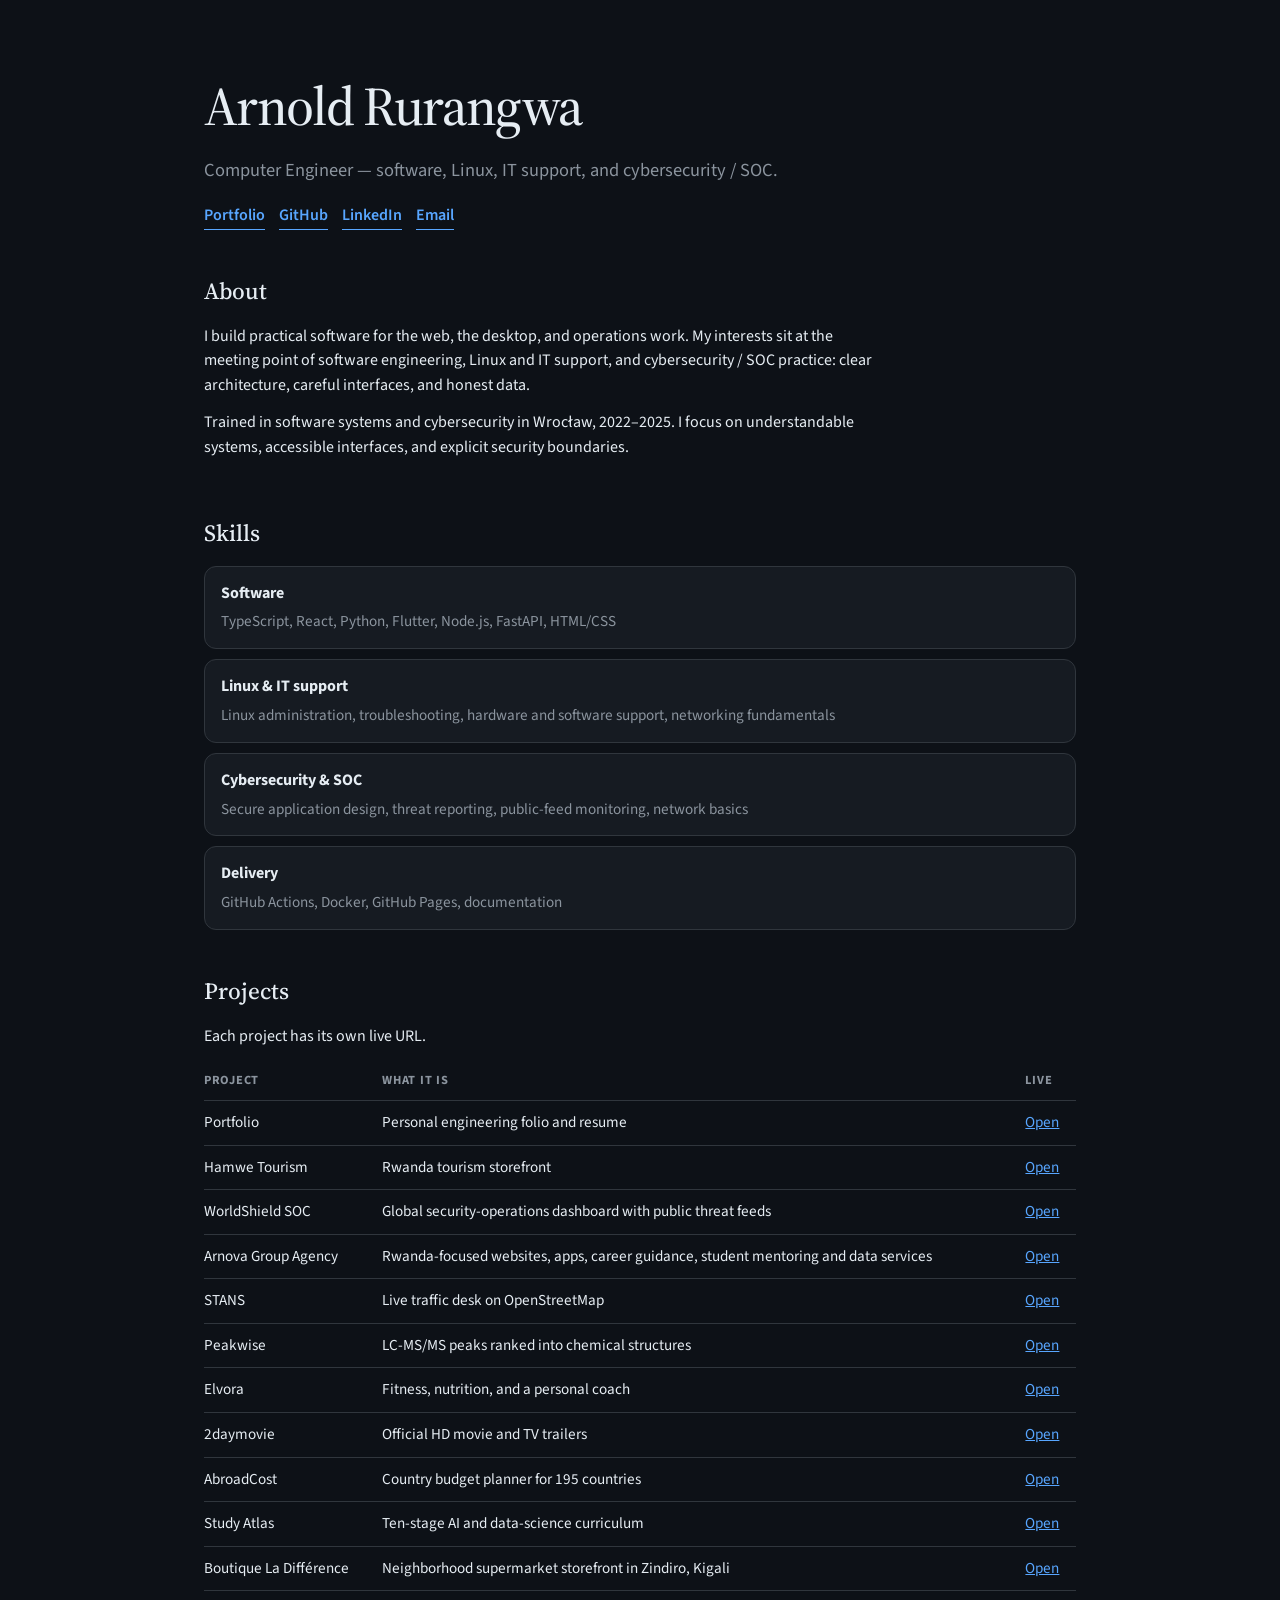
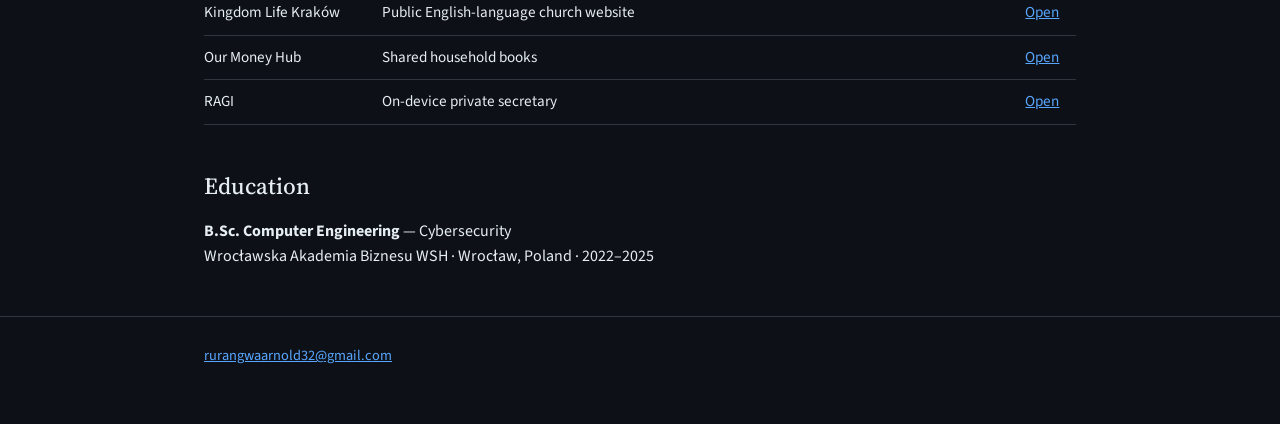
<file: index.html>
<!DOCTYPE html>
<html lang="en">
<head>
  <meta charset="UTF-8" />
  <meta name="color-scheme" content="dark" />
  <meta name="viewport" content="width=device-width, initial-scale=1" />
  <title>Arnold Rurangwa — Computer Engineer</title>
  <meta name="description" content="Arnold Rurangwa is a computer engineer in Kraków working in software, Linux, IT support, and cybersecurity / SOC." />
  <meta name="author" content="Arnold Rurangwa" />
  <link rel="canonical" href="https://arnold-rg.github.io/Arnold-RG/" />
  <link rel="preconnect" href="https://fonts.googleapis.com" />
  <link rel="preconnect" href="https://fonts.gstatic.com" crossorigin />
  <link href="https://fonts.googleapis.com/css2?family=Source+Sans+3:wght@400;600&family=Source+Serif+4:opsz,wght@8..60,500&display=swap" rel="stylesheet" />
  <link rel="stylesheet" href="styles.css" />
</head>
<body>
  <header>
    <div class="wrap">
      <h1>Arnold Rurangwa</h1>
      <p class="role">Computer Engineer — software, Linux, IT support, and cybersecurity / SOC.</p>
      <nav>
        <a href="https://arnold-rg.github.io/arnold-portfolio/">Portfolio</a>
        <a href="https://github.com/Arnold-RG">GitHub</a>
        <a href="https://www.linkedin.com/in/rurangwa-arnold-53b90520b/">LinkedIn</a>
        <a href="mailto:rurangwaarnold32@gmail.com">Email</a>
      </nav>
    </div>
  </header>
  <main class="wrap">
    <section>
      <h2>About</h2>
      <p>I build practical software for the web, the desktop, and operations work. My interests sit at the meeting point of software engineering, Linux and IT support, and cybersecurity / SOC practice: clear architecture, careful interfaces, and honest data.</p>
      <p>Trained in software systems and cybersecurity in Wrocław, 2022–2025. I focus on understandable systems, accessible interfaces, and explicit security boundaries.</p>
    </section>
    <section>
      <h2>Skills</h2>
      <div class="skills">
        <div><strong>Software</strong><span>TypeScript, React, Python, Flutter, Node.js, FastAPI, HTML/CSS</span></div>
        <div><strong>Linux &amp; IT support</strong><span>Linux administration, troubleshooting, hardware and software support, networking fundamentals</span></div>
        <div><strong>Cybersecurity &amp; SOC</strong><span>Secure application design, threat reporting, public-feed monitoring, network basics</span></div>
        <div><strong>Delivery</strong><span>GitHub Actions, Docker, GitHub Pages, documentation</span></div>
      </div>
    </section>
    <section>
      <h2>Projects</h2>
      <p>Each project has its own live URL.</p>
      <table>
        <thead>
          <tr><th>Project</th><th>What it is</th><th>Live</th></tr>
        </thead>
        <tbody>
          <tr><td>Portfolio</td><td>Personal engineering folio and resume</td><td><a href="https://arnold-rg.github.io/arnold-portfolio/">Open</a></td></tr>
          <tr><td>Hamwe Tourism</td><td>Rwanda tourism storefront</td><td><a href="https://arnold-rg.github.io/hamwe/">Open</a></td></tr>
          <tr><td>WorldShield SOC</td><td>Global security-operations dashboard with public threat feeds</td><td><a href="https://arnold-rg.github.io/worldshield-soc/">Open</a></td></tr>
          <tr><td>Arnova Group Agency</td><td>Rwanda-focused websites, apps, career guidance, student mentoring and data services</td><td><a href="https://arnold-rg.github.io/arnova-group/">Open</a></td></tr>
          <tr><td>STANS</td><td>Live traffic desk on OpenStreetMap</td><td><a href="https://arnold-rg.github.io/STANS/">Open</a></td></tr>
          <tr><td>Peakwise</td><td>LC-MS/MS peaks ranked into chemical structures</td><td><a href="https://arnold-rg.github.io/peakwise/">Open</a></td></tr>
          <tr><td>Elvora</td><td>Fitness, nutrition, and a personal coach</td><td><a href="https://arnold-rg.github.io/elvora/">Open</a></td></tr>
          <tr><td>2daymovie</td><td>Official HD movie and TV trailers</td><td><a href="https://arnold-rg.github.io/2daymovie/">Open</a></td></tr>
          <tr><td>AbroadCost</td><td>Country budget planner for 195 countries</td><td><a href="https://arnold-rg.github.io/AbroadCost/">Open</a></td></tr>
          <tr><td>Study Atlas</td><td>Ten-stage AI and data-science curriculum</td><td><a href="https://arnold-rg.github.io/study-atlas/">Open</a></td></tr>
          <tr><td>Boutique La Différence</td><td>Neighborhood supermarket storefront in Zindiro, Kigali</td><td><a href="https://arnold-rg.github.io/Boutique-la-difference/">Open</a></td></tr>
          <tr><td>Kingdom Life Kraków</td><td>Public English-language church website</td><td><a href="https://arnold-rg.github.io/kingdom-life-krakow/">Open</a></td></tr>
          <tr><td>Our Money Hub</td><td>Shared household books</td><td><a href="https://arnold-rg.github.io/our-money-hub/">Open</a></td></tr>
          <tr><td>RAGI</td><td>On-device private secretary</td><td><a href="https://arnold-rg.github.io/ragi/">Open</a></td></tr>
        </tbody>
      </table>
    </section>
    <section>
      <h2>Education</h2>
      <p><strong>B.Sc. Computer Engineering</strong> — Cybersecurity<br />Wrocławska Akademia Biznesu WSH · Wrocław, Poland · 2022–2025</p>
    </section>
  </main>
  <footer>
    <div class="wrap"><a href="mailto:rurangwaarnold32@gmail.com">rurangwaarnold32@gmail.com</a></div>
  </footer>
</body>
</html>
</file>
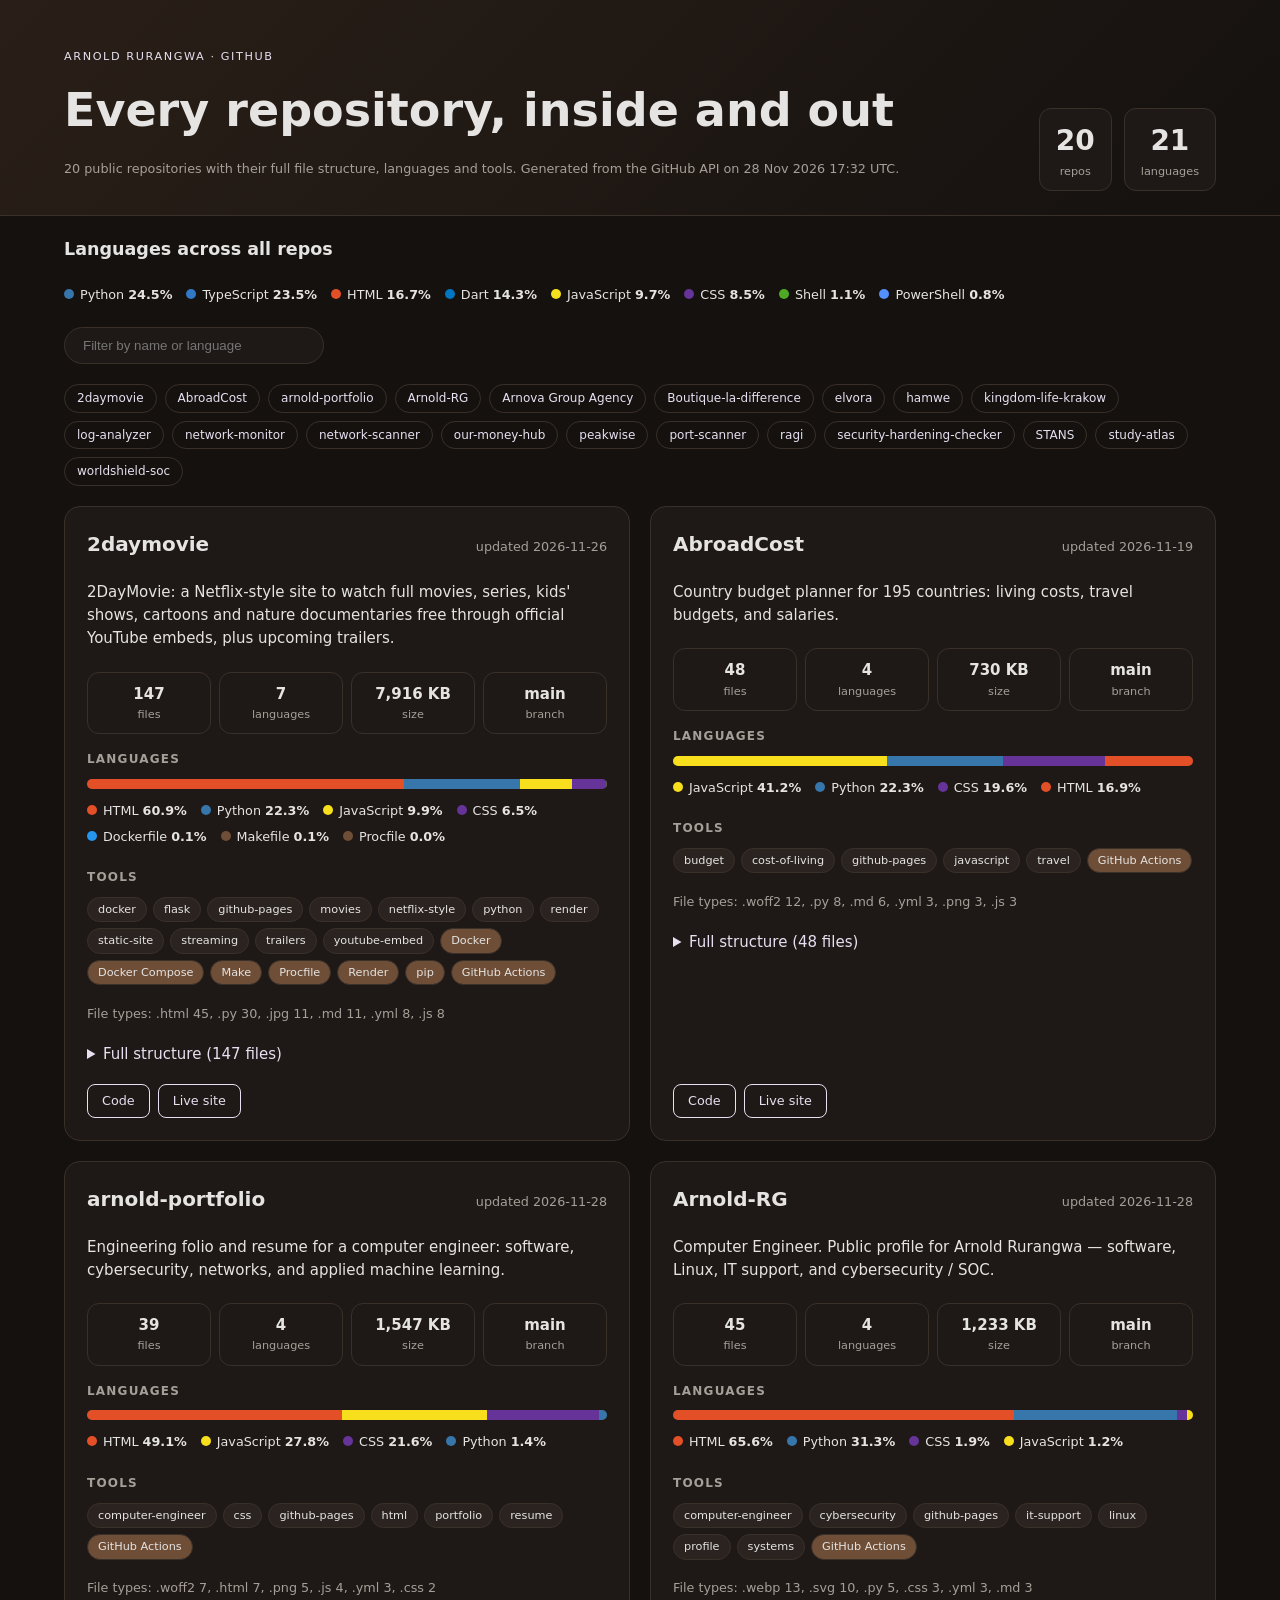
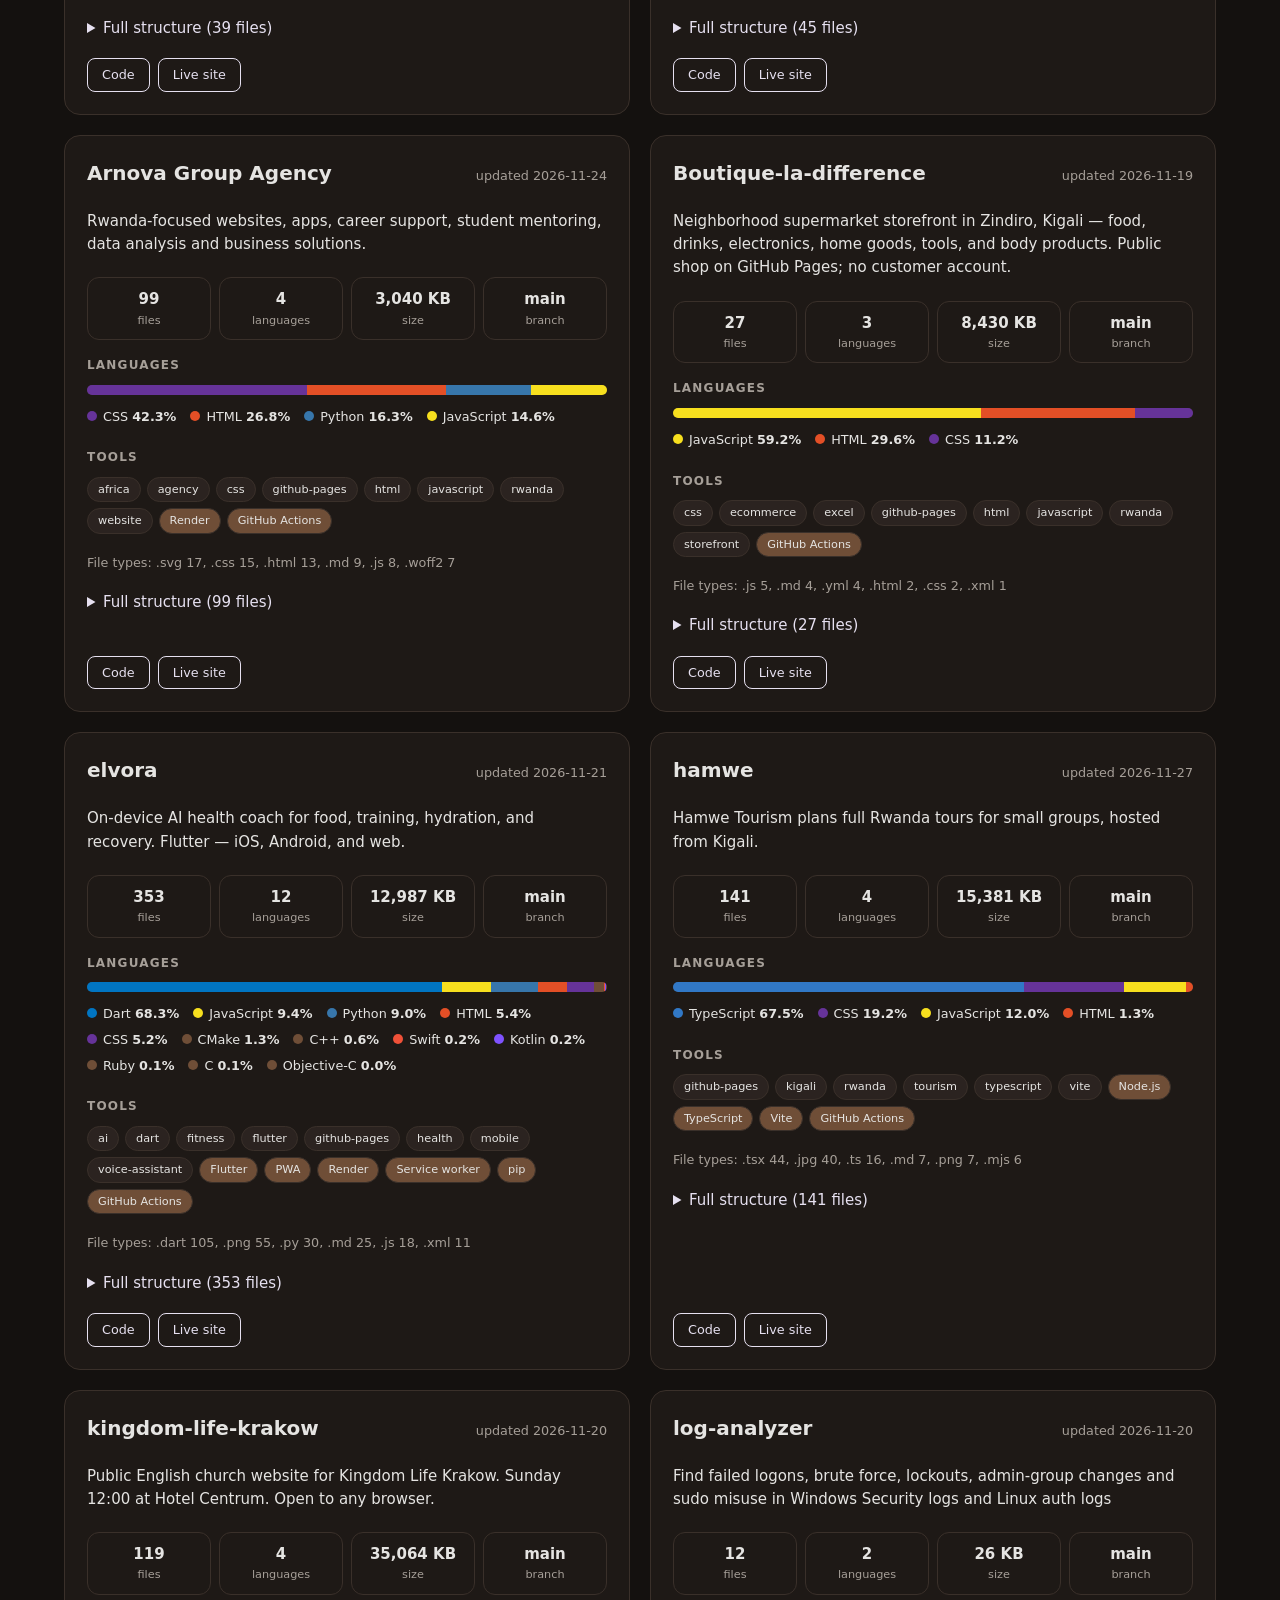
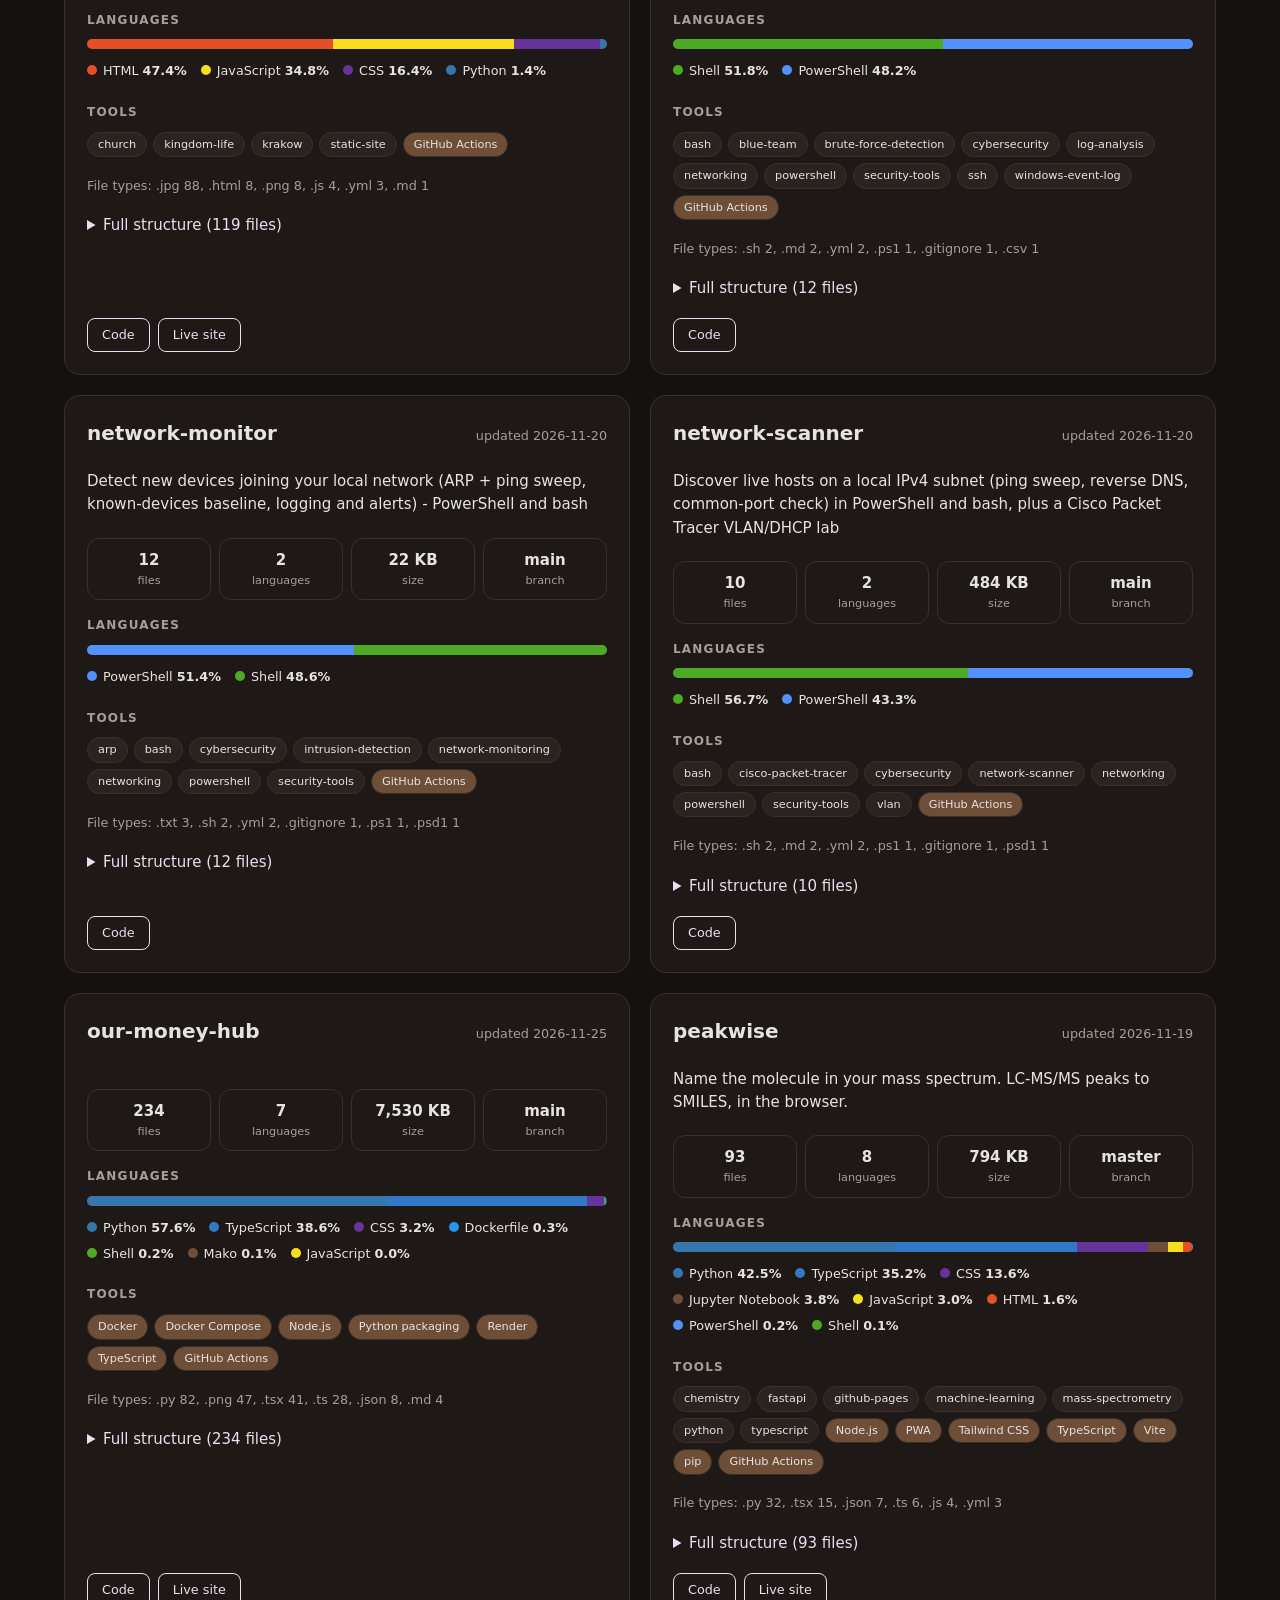
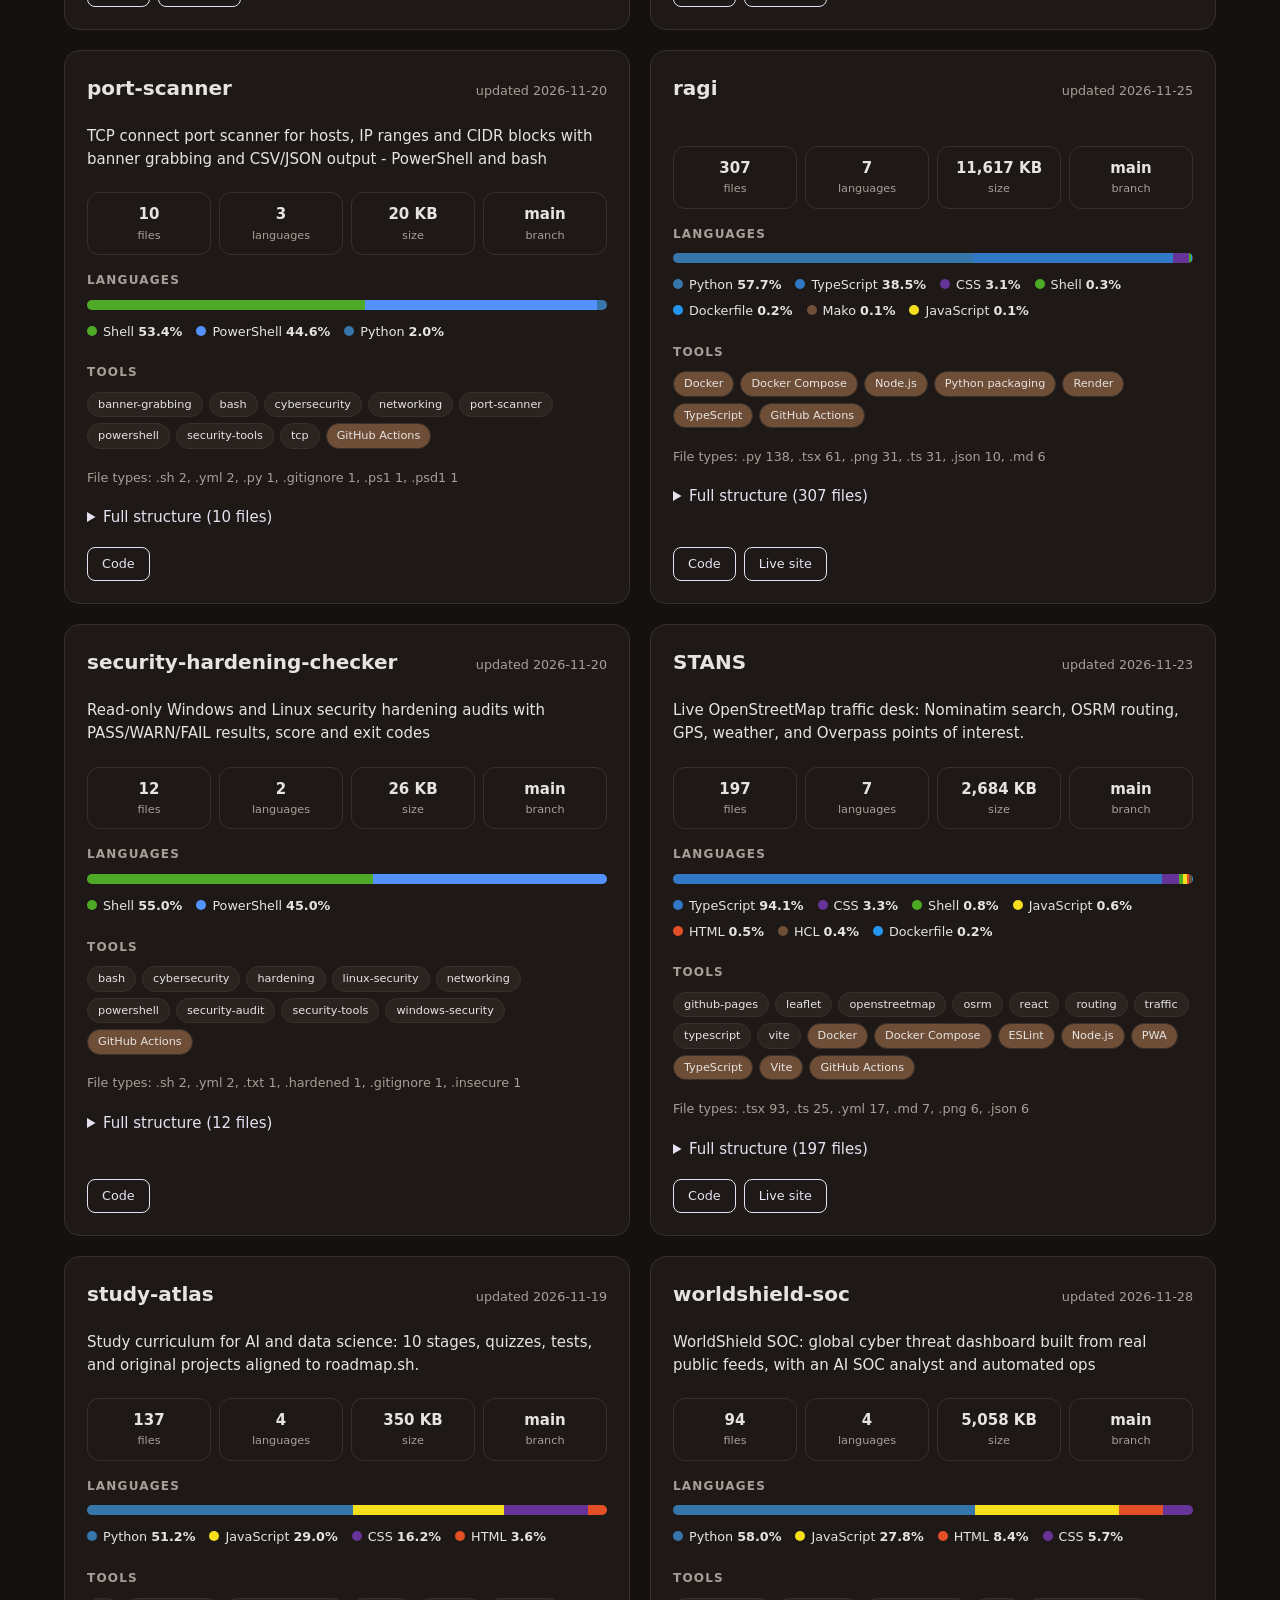
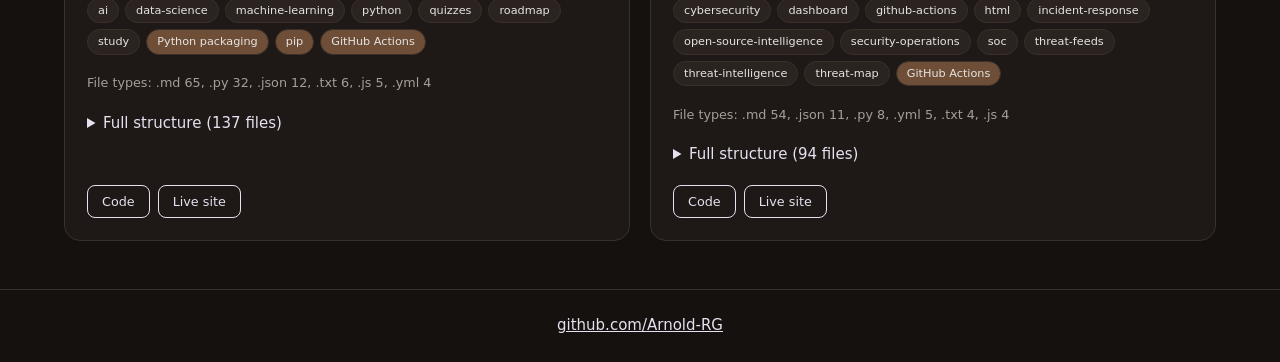
<file: overview/index.html>
<!doctype html><html lang="en"><head><meta charset="utf-8">
<meta name="viewport" content="width=device-width,initial-scale=1">
<title>Arnold Rurangwa · Every repository</title>
<link rel="stylesheet" href="overview.css"></head><body>
<header class="top"><div><p class="eyebrow">Arnold Rurangwa · GitHub</p><h1>Every repository, inside and out</h1>
<p class="muted">20 public repositories with their full file structure, languages and tools. Generated from the GitHub API on 28 Nov 2026 17:32 UTC.</p></div>
<div class="kpis"><div><b>20</b><span>repos</span></div><div><b>21</b><span>languages</span></div></div></header>
<section class="overall"><h3>Languages across all repos</h3><ul class="legend"><li><i style="background:#3776AB"></i>Python <b>24.5%</b></li><li><i style="background:#3178C6"></i>TypeScript <b>23.5%</b></li><li><i style="background:#E34F26"></i>HTML <b>16.7%</b></li><li><i style="background:#0175C2"></i>Dart <b>14.3%</b></li><li><i style="background:#F7DF1E"></i>JavaScript <b>9.7%</b></li><li><i style="background:#663399"></i>CSS <b>8.5%</b></li><li><i style="background:#4EAA25"></i>Shell <b>1.1%</b></li><li><i style="background:#5391FE"></i>PowerShell <b>0.8%</b></li></ul>
<input id="q" type="search" placeholder="Filter by name or language" aria-label="Filter repositories"></section>
<nav class="index"><a href="#2daymovie">2daymovie</a><a href="#AbroadCost">AbroadCost</a><a href="#arnold-portfolio">arnold-portfolio</a><a href="#Arnold-RG">Arnold-RG</a><a href="#arnova-group">Arnova Group Agency</a><a href="#Boutique-la-difference">Boutique-la-difference</a><a href="#elvora">elvora</a><a href="#hamwe">hamwe</a><a href="#kingdom-life-krakow">kingdom-life-krakow</a><a href="#log-analyzer">log-analyzer</a><a href="#network-monitor">network-monitor</a><a href="#network-scanner">network-scanner</a><a href="#our-money-hub">our-money-hub</a><a href="#peakwise">peakwise</a><a href="#port-scanner">port-scanner</a><a href="#ragi">ragi</a><a href="#security-hardening-checker">security-hardening-checker</a><a href="#STANS">STANS</a><a href="#study-atlas">study-atlas</a><a href="#worldshield-soc">worldshield-soc</a></nav>
<main class="grid"><article class="card" id="2daymovie" data-name="2daymovie" data-lang="html python javascript css dockerfile makefile procfile">
<header><h2>2daymovie</h2><span class="muted">updated 2026-11-26</span></header>
<p>2DayMovie: a Netflix-style site to watch full movies, series, kids&#x27; shows, cartoons and nature documentaries free through official YouTube embeds, plus upcoming trailers.</p>
<div class="stats"><div><b>147</b><span>files</span></div><div><b>7</b><span>languages</span></div><div><b>7,916 KB</b><span>size</span></div><div><b>main</b><span>branch</span></div></div>
<h3>Languages</h3><div class="bar"><span style="width:60.94%;background:#E34F26" title="HTML 60.9%"></span><span style="width:22.34%;background:#3776AB" title="Python 22.3%"></span><span style="width:9.95%;background:#F7DF1E" title="JavaScript 9.9%"></span><span style="width:6.55%;background:#663399" title="CSS 6.5%"></span><span style="width:0.12%;background:#2496ED" title="Dockerfile 0.1%"></span><span style="width:0.10%;background:#6F4E37" title="Makefile 0.1%"></span><span style="width:0.01%;background:#6F4E37" title="Procfile 0.0%"></span></div><ul class="legend"><li><i style="background:#E34F26"></i>HTML <b>60.9%</b></li><li><i style="background:#3776AB"></i>Python <b>22.3%</b></li><li><i style="background:#F7DF1E"></i>JavaScript <b>9.9%</b></li><li><i style="background:#663399"></i>CSS <b>6.5%</b></li><li><i style="background:#2496ED"></i>Dockerfile <b>0.1%</b></li><li><i style="background:#6F4E37"></i>Makefile <b>0.1%</b></li><li><i style="background:#6F4E37"></i>Procfile <b>0.0%</b></li></ul>
<h3>Tools</h3><div class="chips"><span class="chip">docker</span><span class="chip">flask</span><span class="chip">github-pages</span><span class="chip">movies</span><span class="chip">netflix-style</span><span class="chip">python</span><span class="chip">render</span><span class="chip">static-site</span><span class="chip">streaming</span><span class="chip">trailers</span><span class="chip">youtube-embed</span><span class="chip alt">Docker</span><span class="chip alt">Docker Compose</span><span class="chip alt">Make</span><span class="chip alt">Procfile</span><span class="chip alt">Render</span><span class="chip alt">pip</span><span class="chip alt">GitHub Actions</span></div>
<p class="muted">File types: .html 45, .py 30, .jpg 11, .md 11, .yml 8, .js 8</p>
<details class="tree"><summary>Full structure (147 files)</summary><ul><li><details open><summary><span class="dir">.github/</span> <span class="muted">4 files</span></summary><ul><li><details><summary><span class="dir">workflows/</span> <span class="muted">3 files</span></summary><ul><li><span class="file">ci.yml</span></li><li><span class="file">pages.yml</span></li><li><span class="file">qa.yml</span></li></ul></details></li><li><span class="file">dependabot.yml</span></li></ul></details></li><li><details open><summary><span class="dir">.well-known/</span> <span class="muted">1 files</span></summary><ul><li><span class="file">security.txt</span></li></ul></details></li><li><details open><summary><span class="dir">data/</span> <span class="muted">2 files</span></summary><ul><li><span class="file">catalog.json</span></li><li><span class="file">trailers.json</span></li></ul></details></li><li><details open><summary><span class="dir">deploy/</span> <span class="muted">8 files</span></summary><ul><li><details><summary><span class="dir">aws/</span> <span class="muted">1 files</span></summary><ul><li><span class="file">README.md</span></li></ul></details></li><li><details><summary><span class="dir">k8s/</span> <span class="muted">3 files</span></summary><ul><li><span class="file">configmap.yaml</span></li><li><span class="file">deployment.yaml</span></li><li><span class="file">hpa-network.yaml</span></li></ul></details></li><li><details><summary><span class="dir">monitoring/</span> <span class="muted">3 files</span></summary><ul><li><details><summary><span class="dir">grafana/</span> <span class="muted">2 files</span></summary><ul><li><details><summary><span class="dir">provisioning/</span> <span class="muted">2 files</span></summary><ul><li><details><summary><span class="dir">dashboards/</span> <span class="muted">1 files</span></summary><ul><li><span class="file">dashboards.yml</span></li></ul></details></li><li><details><summary><span class="dir">datasources/</span> <span class="muted">1 files</span></summary><ul><li><span class="file">datasource.yml</span></li></ul></details></li></ul></details></li></ul></details></li><li><span class="file">prometheus.yml</span></li></ul></details></li><li><details><summary><span class="dir">nginx/</span> <span class="muted">1 files</span></summary><ul><li><span class="file">default.conf</span></li></ul></details></li></ul></details></li><li><details><summary><span class="dir">docs/</span> <span class="muted">34 files</span></summary><ul><li><details><summary><span class="dir">.well-known/</span> <span class="muted">1 files</span></summary><ul><li><span class="file">security.txt</span></li></ul></details></li><li><details><summary><span class="dir">data/</span> <span class="muted">2 files</span></summary><ul><li><span class="file">catalog.json</span></li><li><span class="file">trailers.json</span></li></ul></details></li><li><details><summary><span class="dir">explore/</span> <span class="muted">19 files</span></summary><ul><li><details><summary><span class="dir">ai/</span> <span class="muted">1 files</span></summary><ul><li><span class="file">index.html</span></li></ul></details></li><li><details><summary><span class="dir">cartoons/</span> <span class="muted">1 files</span></summary><ul><li><span class="file">index.html</span></li></ul></details></li><li><details><summary><span class="dir">genre-action/</span> <span class="muted">1 files</span></summary><ul><li><span class="file">index.html</span></li></ul></details></li><li><details><summary><span class="dir">genre-adventure/</span> <span class="muted">1 files</span></summary><ul><li><span class="file">index.html</span></li></ul></details></li><li><details><summary><span class="dir">genre-comedy/</span> <span class="muted">1 files</span></summary><ul><li><span class="file">index.html</span></li></ul></details></li><li><details><summary><span class="dir">genre-documentary/</span> <span class="muted">1 files</span></summary><ul><li><span class="file">index.html</span></li></ul></details></li><li><details><summary><span class="dir">genre-drama/</span> <span class="muted">1 files</span></summary><ul><li><span class="file">index.html</span></li></ul></details></li><li><details><summary><span class="dir">genre-horror/</span> <span class="muted">1 files</span></summary><ul><li><span class="file">index.html</span></li></ul></details></li><li><details><summary><span class="dir">genre-musical/</span> <span class="muted">1 files</span></summary><ul><li><span class="file">index.html</span></li></ul></details></li><li><details><summary><span class="dir">genre-romance/</span> <span class="muted">1 files</span></summary><ul><li><span class="file">index.html</span></li></ul></details></li><li><details><summary><span class="dir">genre-sci-fi/</span> <span class="muted">1 files</span></summary><ul><li><span class="file">index.html</span></li></ul></details></li><li><details><summary><span class="dir">genre-thriller/</span> <span class="muted">1 files</span></summary><ul><li><span class="file">index.html</span></li></ul></details></li><li><details><summary><span class="dir">genres/</span> <span class="muted">1 files</span></summary><ul><li><span class="file">index.html</span></li></ul></details></li><li><details><summary><span class="dir">kids/</span> <span class="muted">1 files</span></summary><ul><li><span class="file">index.html</span></li></ul></details></li><li><details><summary><span class="dir">movies/</span> <span class="muted">1 files</span></summary><ul><li><span class="file">index.html</span></li></ul></details></li><li><details><summary><span class="dir">series/</span> <span class="muted">1 files</span></summary><ul><li><span class="file">index.html</span></li></ul></details></li><li><details><summary><span class="dir">trailers/</span> <span class="muted">1 files</span></summary><ul><li><span class="file">index.html</span></li></ul></details></li><li><details><summary><span class="dir">wildlife/</span> <span class="muted">1 files</span></summary><ul><li><span class="file">index.html</span></li></ul></details></li><li><span class="file">index.html</span></li></ul></details></li><li><details><summary><span class="dir">static/</span> <span class="muted">7 files</span></summary><ul><li><details><summary><span class="dir">css/</span> <span class="muted">2 files</span></summary><ul><li><span class="file">404.css</span></li><li><span class="file">app.css</span></li></ul></details></li><li><details><summary><span class="dir">img/</span> <span class="muted">1 files</span></summary><ul><li><span class="file">favicon.svg</span></li></ul></details></li><li><details><summary><span class="dir">js/</span> <span class="muted">4 files</span></summary><ul><li><span class="file">app.js</span></li><li><span class="file">hero.js</span></li><li><span class="file">mobile.js</span></li><li><span class="file">search.js</span></li></ul></details></li></ul></details></li><li><span class="file">.nojekyll</span></li><li><span class="file">404.html</span></li><li><span class="file">index.html</span></li><li><span class="file">robots.txt</span></li><li><span class="file">sitemap.xml</span></li></ul></details></li><li><details><summary><span class="dir">explore/</span> <span class="muted">19 files</span></summary><ul><li><details><summary><span class="dir">ai/</span> <span class="muted">1 files</span></summary><ul><li><span class="file">index.html</span></li></ul></details></li><li><details><summary><span class="dir">cartoons/</span> <span class="muted">1 files</span></summary><ul><li><span class="file">index.html</span></li></ul></details></li><li><details><summary><span class="dir">genre-action/</span> <span class="muted">1 files</span></summary><ul><li><span class="file">index.html</span></li></ul></details></li><li><details><summary><span class="dir">genre-adventure/</span> <span class="muted">1 files</span></summary><ul><li><span class="file">index.html</span></li></ul></details></li><li><details><summary><span class="dir">genre-comedy/</span> <span class="muted">1 files</span></summary><ul><li><span class="file">index.html</span></li></ul></details></li><li><details><summary><span class="dir">genre-documentary/</span> <span class="muted">1 files</span></summary><ul><li><span class="file">index.html</span></li></ul></details></li><li><details><summary><span class="dir">genre-drama/</span> <span class="muted">1 files</span></summary><ul><li><span class="file">index.html</span></li></ul></details></li><li><details><summary><span class="dir">genre-horror/</span> <span class="muted">1 files</span></summary><ul><li><span class="file">index.html</span></li></ul></details></li><li><details><summary><span class="dir">genre-musical/</span> <span class="muted">1 files</span></summary><ul><li><span class="file">index.html</span></li></ul></details></li><li><details><summary><span class="dir">genre-romance/</span> <span class="muted">1 files</span></summary><ul><li><span class="file">index.html</span></li></ul></details></li><li><details><summary><span class="dir">genre-sci-fi/</span> <span class="muted">1 files</span></summary><ul><li><span class="file">index.html</span></li></ul></details></li><li><details><summary><span class="dir">genre-thriller/</span> <span class="muted">1 files</span></summary><ul><li><span class="file">index.html</span></li></ul></details></li><li><details><summary><span class="dir">genres/</span> <span class="muted">1 files</span></summary><ul><li><span class="file">index.html</span></li></ul></details></li><li><details><summary><span class="dir">kids/</span> <span class="muted">1 files</span></summary><ul><li><span class="file">index.html</span></li></ul></details></li><li><details><summary><span class="dir">movies/</span> <span class="muted">1 files</span></summary><ul><li><span class="file">index.html</span></li></ul></details></li><li><details><summary><span class="dir">series/</span> <span class="muted">1 files</span></summary><ul><li><span class="file">index.html</span></li></ul></details></li><li><details><summary><span class="dir">trailers/</span> <span class="muted">1 files</span></summary><ul><li><span class="file">index.html</span></li></ul></details></li><li><details><summary><span class="dir">wildlife/</span> <span class="muted">1 files</span></summary><ul><li><span class="file">index.html</span></li></ul></details></li><li><span class="file">index.html</span></li></ul></details></li><li><details><summary><span class="dir">qa/</span> <span class="muted">17 files</span></summary><ul><li><details><summary><span class="dir">screenshots/</span> <span class="muted">11 files</span></summary><ul><li><span class="file">1-hero.jpg</span></li><li><span class="file">10-mobile-volume.jpg</span></li><li><span class="file">12-footer-privacy.jpg</span></li><li><span class="file">13-click-to-load.jpg</span></li><li><span class="file">2-control-bar.jpg</span></li><li><span class="file">3-volume-open.jpg</span></li><li><span class="file">4-dim.jpg</span></li><li><span class="file">5-bright.jpg</span></li><li><span class="file">6-size-compact.jpg</span></li><li><span class="file">7-size-full.jpg</span></li><li><span class="file">9-mobile.jpg</span></li></ul></details></li><li><span class="file">cls_check.py</span></li><li><span class="file">QA-CHECKLIST.md</span></li><li><span class="file">README.md</span></li><li><span class="file">security-review.md</span></li><li><span class="file">security-scope.md</span></li><li><span class="file">video-check-results.md</span></li></ul></details></li><li><details open><summary><span class="dir">scripts/</span> <span class="muted">6 files</span></summary><ul><li><span class="file">build_catalog.py</span></li><li><span class="file">build_trailers.py</span></li><li><span class="file">check_videos.py</span></li><li><span class="file">export_site.py</span></li><li><span class="file">requirements.txt</span></li><li><span class="file">validate_catalog.py</span></li></ul></details></li><li><details open><summary><span class="dir">static/</span> <span class="muted">7 files</span></summary><ul><li><details><summary><span class="dir">css/</span> <span class="muted">2 files</span></summary><ul><li><span class="file">404.css</span></li><li><span class="file">app.css</span></li></ul></details></li><li><details><summary><span class="dir">img/</span> <span class="muted">1 files</span></summary><ul><li><span class="file">favicon.svg</span></li></ul></details></li><li><details><summary><span class="dir">js/</span> <span class="muted">4 files</span></summary><ul><li><span class="file">app.js</span></li><li><span class="file">hero.js</span></li><li><span class="file">mobile.js</span></li><li><span class="file">search.js</span></li></ul></details></li></ul></details></li><li><details open><summary><span class="dir">templates/</span> <span class="muted">3 files</span></summary><ul><li><span class="file">404.html</span></li><li><span class="file">explore.html</span></li><li><span class="file">index.html</span></li></ul></details></li><li><details><summary><span class="dir">tests/</span> <span class="muted">23 files</span></summary><ul><li><details><summary><span class="dir">e2e/</span> <span class="muted">2 files</span></summary><ul><li><span class="file">__init__.py</span></li><li><span class="file">test_desktop_playback.py</span></li></ul></details></li><li><details><summary><span class="dir">fixtures/</span> <span class="muted">1 files</span></summary><ul><li><span class="file">README.md</span></li></ul></details></li><li><span class="file">conftest.py</span></li><li><span class="file">helpers.py</span></li><li><span class="file">test_app.py</span></li><li><span class="file">test_catalog_schema.py</span></li><li><span class="file">test_cls.py</span></li><li><span class="file">test_desktop_trailers.py</span></li><li><span class="file">test_exposure.py</span></li><li><span class="file">test_hero_controls.py</span></li><li><span class="file">test_iframes.py</span></li><li><span class="file">test_leaks.py</span></li><li><span class="file">test_live_background.py</span></li><li><span class="file">test_mobile_hero.py</span></li><li><span class="file">test_mobile_nav.py</span></li><li><span class="file">test_routes.py</span></li><li><span class="file">test_search.py</span></li><li><span class="file">test_security_headers.py</span></li><li><span class="file">test_security_scope.py</span></li><li><span class="file">test_sentinel_fixes.py</span></li><li><span class="file">test_seo.py</span></li><li><span class="file">test_trailers_schema.py</span></li></ul></details></li><li><span class="file">.dockerignore</span></li><li><span class="file">.env.example</span></li><li><span class="file">.gitignore</span></li><li><span class="file">404.html</span></li><li><span class="file">app.py</span></li><li><span class="file">DEVOPS.md</span></li><li><span class="file">docker-compose.yml</span></li><li><span class="file">Dockerfile</span></li><li><span class="file">fly.toml</span></li><li><span class="file">index.html</span></li><li><span class="file">LICENSE</span></li><li><span class="file">Makefile</span></li><li><span class="file">Procfile</span></li><li><span class="file">pytest.ini</span></li><li><span class="file">README.md</span></li><li><span class="file">render.yaml</span></li><li><span class="file">requirements-dev.txt</span></li><li><span class="file">requirements.txt</span></li><li><span class="file">robots.txt</span></li><li><span class="file">SECURITY.md</span></li><li><span class="file">seo.py</span></li><li><span class="file">sitemap.xml</span></li><li><span class="file">THIRD_PARTY_NOTICES.md</span></li></ul></details>
<footer><a class="btn" href="https://github.com/Arnold-RG/2daymovie">Code</a> <a class="btn" href="https://twodaymovie-site.onrender.com">Live site</a></footer>
</article><article class="card" id="AbroadCost" data-name="abroadcost" data-lang="javascript python css html">
<header><h2>AbroadCost</h2><span class="muted">updated 2026-11-19</span></header>
<p>Country budget planner for 195 countries: living costs, travel budgets, and salaries.</p>
<div class="stats"><div><b>48</b><span>files</span></div><div><b>4</b><span>languages</span></div><div><b>730 KB</b><span>size</span></div><div><b>main</b><span>branch</span></div></div>
<h3>Languages</h3><div class="bar"><span style="width:41.17%;background:#F7DF1E" title="JavaScript 41.2%"></span><span style="width:22.33%;background:#3776AB" title="Python 22.3%"></span><span style="width:19.64%;background:#663399" title="CSS 19.6%"></span><span style="width:16.86%;background:#E34F26" title="HTML 16.9%"></span></div><ul class="legend"><li><i style="background:#F7DF1E"></i>JavaScript <b>41.2%</b></li><li><i style="background:#3776AB"></i>Python <b>22.3%</b></li><li><i style="background:#663399"></i>CSS <b>19.6%</b></li><li><i style="background:#E34F26"></i>HTML <b>16.9%</b></li></ul>
<h3>Tools</h3><div class="chips"><span class="chip">budget</span><span class="chip">cost-of-living</span><span class="chip">github-pages</span><span class="chip">javascript</span><span class="chip">travel</span><span class="chip alt">GitHub Actions</span></div>
<p class="muted">File types: .woff2 12, .py 8, .md 6, .yml 3, .png 3, .js 3</p>
<details class="tree"><summary>Full structure (48 files)</summary><ul><li><details open><summary><span class="dir">.github/</span> <span class="muted">3 files</span></summary><ul><li><details><summary><span class="dir">workflows/</span> <span class="muted">2 files</span></summary><ul><li><span class="file">deploy-pages.yml</span></li><li><span class="file">quality.yml</span></li></ul></details></li><li><span class="file">dependabot.yml</span></li></ul></details></li><li><details open><summary><span class="dir">assets/</span> <span class="muted">2 files</span></summary><ul><li><details><summary><span class="dir">vira/</span> <span class="muted">2 files</span></summary><ul><li><span class="file">vira-base.css</span></li><li><span class="file">vira-secure.js</span></li></ul></details></li></ul></details></li><li><details open><summary><span class="dir">docs/</span> <span class="muted">3 files</span></summary><ul><li><span class="file">ARCHITECTURE.md</span></li><li><span class="file">DATA_AND_METHODOLOGY.md</span></li><li><span class="file">OVERVIEW.md</span></li></ul></details></li><li><details open><summary><span class="dir">fonts/</span> <span class="muted">13 files</span></summary><ul><li><span class="file">cormorant-500.woff2</span></li><li><span class="file">cormorant-500i.woff2</span></li><li><span class="file">cormorant-600.woff2</span></li><li><span class="file">dm-sans-300.woff2</span></li><li><span class="file">dm-sans-400.woff2</span></li><li><span class="file">dm-sans-500.woff2</span></li><li><span class="file">OFL.txt</span></li><li><span class="file">outfit-300.woff2</span></li><li><span class="file">outfit-400.woff2</span></li><li><span class="file">outfit-500.woff2</span></li><li><span class="file">syne-500.woff2</span></li><li><span class="file">syne-600.woff2</span></li><li><span class="file">syne-700.woff2</span></li></ul></details></li><li><details open><summary><span class="dir">scripts/</span> <span class="muted">1 files</span></summary><ul><li><span class="file">verify_site.py</span></li></ul></details></li><li><details open><summary><span class="dir">tool/</span> <span class="muted">7 files</span></summary><ul><li><span class="file">fix_col_from_wb.py</span></li><li><span class="file">fix_col_outliers.py</span></li><li><span class="file">fix_js_nulls.py</span></li><li><span class="file">fix_regions_and_ui.py</span></li><li><span class="file">refresh_budget_geo.py</span></li><li><span class="file">verify_accuracy.py</span></li><li><span class="file">verify_accuracy_deep.py</span></li></ul></details></li><li><span class="file">.env.example</span></li><li><span class="file">.gitignore</span></li><li><span class="file">.nojekyll</span></li><li><span class="file">404.html</span></li><li><span class="file">apple-touch.png</span></li><li><span class="file">AUTHORS</span></li><li><span class="file">CONTRIBUTING.md</span></li><li><span class="file">favicon.svg</span></li><li><span class="file">index.html</span></li><li><span class="file">LICENSE</span></li><li><span class="file">og.png</span></li><li><span class="file">paper.png</span></li><li><span class="file">README.md</span></li><li><span class="file">relo.css</span></li><li><span class="file">relo.js</span></li><li><span class="file">robots.txt</span></li><li><span class="file">SECURITY.md</span></li><li><span class="file">sitemap.xml</span></li><li><span class="file">world_data.js</span></li></ul></details>
<footer><a class="btn" href="https://github.com/Arnold-RG/AbroadCost">Code</a> <a class="btn" href="https://arnold-rg.github.io/AbroadCost/">Live site</a></footer>
</article><article class="card" id="arnold-portfolio" data-name="arnold-portfolio" data-lang="html javascript css python">
<header><h2>arnold-portfolio</h2><span class="muted">updated 2026-11-28</span></header>
<p>Engineering folio and resume for a computer engineer: software, cybersecurity, networks, and applied machine learning.</p>
<div class="stats"><div><b>39</b><span>files</span></div><div><b>4</b><span>languages</span></div><div><b>1,547 KB</b><span>size</span></div><div><b>main</b><span>branch</span></div></div>
<h3>Languages</h3><div class="bar"><span style="width:49.12%;background:#E34F26" title="HTML 49.1%"></span><span style="width:27.81%;background:#F7DF1E" title="JavaScript 27.8%"></span><span style="width:21.62%;background:#663399" title="CSS 21.6%"></span><span style="width:1.45%;background:#3776AB" title="Python 1.4%"></span></div><ul class="legend"><li><i style="background:#E34F26"></i>HTML <b>49.1%</b></li><li><i style="background:#F7DF1E"></i>JavaScript <b>27.8%</b></li><li><i style="background:#663399"></i>CSS <b>21.6%</b></li><li><i style="background:#3776AB"></i>Python <b>1.4%</b></li></ul>
<h3>Tools</h3><div class="chips"><span class="chip">computer-engineer</span><span class="chip">css</span><span class="chip">github-pages</span><span class="chip">html</span><span class="chip">portfolio</span><span class="chip">resume</span><span class="chip alt">GitHub Actions</span></div>
<p class="muted">File types: .woff2 7, .html 7, .png 5, .js 4, .yml 3, .css 2</p>
<details class="tree"><summary>Full structure (39 files)</summary><ul><li><details open><summary><span class="dir">.github/</span> <span class="muted">3 files</span></summary><ul><li><details><summary><span class="dir">workflows/</span> <span class="muted">2 files</span></summary><ul><li><span class="file">pages.yml</span></li><li><span class="file">quality.yml</span></li></ul></details></li><li><span class="file">dependabot.yml</span></li></ul></details></li><li><details><summary><span class="dir">assets/</span> <span class="muted">17 files</span></summary><ul><li><details><summary><span class="dir">fonts/</span> <span class="muted">7 files</span></summary><ul><li><span class="file">fraunces-italic-latin-ext.woff2</span></li><li><span class="file">fraunces-italic-latin.woff2</span></li><li><span class="file">fraunces-roman-latin-ext.woff2</span></li><li><span class="file">fraunces-roman-latin.woff2</span></li><li><span class="file">plex-mono-latin.woff2</span></li><li><span class="file">source-sans-3-latin-ext.woff2</span></li><li><span class="file">source-sans-3-latin.woff2</span></li></ul></details></li><li><details><summary><span class="dir">site/</span> <span class="muted">2 files</span></summary><ul><li><span class="file">site-base.css</span></li><li><span class="file">site-secure.js</span></li></ul></details></li><li><span class="file">grain.png</span></li><li><span class="file">hero-atmosphere.jpg</span></li><li><span class="file">hero-atmosphere.png</span></li><li><span class="file">logo.png</span></li><li><span class="file">main.js</span></li><li><span class="file">portrait.png</span></li><li><span class="file">stage.js</span></li><li><span class="file">styles.css</span></li></ul></details></li><li><details open><summary><span class="dir">demos/</span> <span class="muted">4 files</span></summary><ul><li><details><summary><span class="dir">arnova/</span> <span class="muted">4 files</span></summary><ul><li><span class="file">index.html</span></li><li><span class="file">la-belle-boutique.html</span></li><li><span class="file">marine-coffee.html</span></li><li><span class="file">nik-salon.html</span></li></ul></details></li></ul></details></li><li><details open><summary><span class="dir">Folio/</span> <span class="muted">3 files</span></summary><ul><li><span class="file">index.html</span></li><li><span class="file">logo.png</span></li><li><span class="file">script.js</span></li></ul></details></li><li><details open><summary><span class="dir">scripts/</span> <span class="muted">3 files</span></summary><ul><li><span class="file">check-published.mjs</span></li><li><span class="file">check-published.test.mjs</span></li><li><span class="file">verify_site.py</span></li></ul></details></li><li><span class="file">.gitignore</span></li><li><span class="file">.nojekyll</span></li><li><span class="file">404.html</span></li><li><span class="file">index.html</span></li><li><span class="file">LICENSE</span></li><li><span class="file">README.md</span></li><li><span class="file">robots.txt</span></li><li><span class="file">SECURITY.md</span></li><li><span class="file">sitemap.xml</span></li></ul></details>
<footer><a class="btn" href="https://github.com/Arnold-RG/arnold-portfolio">Code</a> <a class="btn" href="https://arnold-rg.github.io/arnold-portfolio/">Live site</a></footer>
</article><article class="card" id="Arnold-RG" data-name="arnold-rg" data-lang="html python css javascript">
<header><h2>Arnold-RG</h2><span class="muted">updated 2026-11-28</span></header>
<p>Computer Engineer. Public profile for Arnold Rurangwa — software, Linux, IT support, and cybersecurity / SOC.</p>
<div class="stats"><div><b>45</b><span>files</span></div><div><b>4</b><span>languages</span></div><div><b>1,233 KB</b><span>size</span></div><div><b>main</b><span>branch</span></div></div>
<h3>Languages</h3><div class="bar"><span style="width:65.59%;background:#E34F26" title="HTML 65.6%"></span><span style="width:31.28%;background:#3776AB" title="Python 31.3%"></span><span style="width:1.93%;background:#663399" title="CSS 1.9%"></span><span style="width:1.20%;background:#F7DF1E" title="JavaScript 1.2%"></span></div><ul class="legend"><li><i style="background:#E34F26"></i>HTML <b>65.6%</b></li><li><i style="background:#3776AB"></i>Python <b>31.3%</b></li><li><i style="background:#663399"></i>CSS <b>1.9%</b></li><li><i style="background:#F7DF1E"></i>JavaScript <b>1.2%</b></li></ul>
<h3>Tools</h3><div class="chips"><span class="chip">computer-engineer</span><span class="chip">cybersecurity</span><span class="chip">github-pages</span><span class="chip">it-support</span><span class="chip">linux</span><span class="chip">profile</span><span class="chip">systems</span><span class="chip alt">GitHub Actions</span></div>
<p class="muted">File types: .webp 13, .svg 10, .py 5, .css 3, .yml 3, .md 3</p>
<details class="tree"><summary>Full structure (45 files)</summary><ul><li><details open><summary><span class="dir">.github/</span> <span class="muted">3 files</span></summary><ul><li><details><summary><span class="dir">workflows/</span> <span class="muted">2 files</span></summary><ul><li><span class="file">update-dashboard.yml</span></li><li><span class="file">update-repo-index.yml</span></li></ul></details></li><li><span class="file">dependabot.yml</span></li></ul></details></li><li><details><summary><span class="dir">assets/</span> <span class="muted">17 files</span></summary><ul><li><details><summary><span class="dir">projects/</span> <span class="muted">13 files</span></summary><ul><li><span class="file">2daymovie.webp</span></li><li><span class="file">AbroadCost.webp</span></li><li><span class="file">Boutique-la-difference.webp</span></li><li><span class="file">elvora.webp</span></li><li><span class="file">hamwe.webp</span></li><li><span class="file">kingdom-life-krakow.webp</span></li><li><span class="file">our-money-hub.webp</span></li><li><span class="file">peakwise.webp</span></li><li><span class="file">ragi.webp</span></li><li><span class="file">STANS.webp</span></li><li><span class="file">study-atlas.webp</span></li><li><span class="file">vira.webp</span></li><li><span class="file">worldshield-soc.webp</span></li></ul></details></li><li><details><summary><span class="dir">vira/</span> <span class="muted">2 files</span></summary><ul><li><span class="file">vira-base.css</span></li><li><span class="file">vira-secure.js</span></li></ul></details></li><li><span class="file">header.svg</span></li><li><span class="file">stats.svg</span></li></ul></details></li><li><details open><summary><span class="dir">dashboard/</span> <span class="muted">9 files</span></summary><ul><li><span class="file">activity.svg</span></li><li><span class="file">badge-dormant.svg</span></li><li><span class="file">badge-in-progress.svg</span></li><li><span class="file">badge-live-in-dev.svg</span></li><li><span class="file">badge-live.svg</span></li><li><span class="file">data.json</span></li><li><span class="file">kpis.svg</span></li><li><span class="file">languages.svg</span></li><li><span class="file">status.svg</span></li></ul></details></li><li><details open><summary><span class="dir">docs/</span> <span class="muted">1 files</span></summary><ul><li><span class="file">screenshot-profile.jpg</span></li></ul></details></li><li><details open><summary><span class="dir">overview/</span> <span class="muted">3 files</span></summary><ul><li><span class="file">index.html</span></li><li><span class="file">overview.css</span></li><li><span class="file">overview.js</span></li></ul></details></li><li><details open><summary><span class="dir">scripts/</span> <span class="muted">5 files</span></summary><ul><li><span class="file">build_overview.py</span></li><li><span class="file">collect_dashboard.py</span></li><li><span class="file">render_preview.py</span></li><li><span class="file">render_site.py</span></li><li><span class="file">update_repo_index.py</span></li></ul></details></li><li><span class="file">.gitignore</span></li><li><span class="file">.nojekyll</span></li><li><span class="file">index.html</span></li><li><span class="file">README.md</span></li><li><span class="file">security-tools.md</span></li><li><span class="file">SECURITY.md</span></li><li><span class="file">styles.css</span></li></ul></details>
<footer><a class="btn" href="https://github.com/Arnold-RG/Arnold-RG">Code</a> <a class="btn" href="https://arnold-rg.github.io/Arnold-RG/">Live site</a></footer>
</article><article class="card" id="arnova-group" data-name="arnova-group" data-lang="css html python javascript">
<header><h2>Arnova Group Agency</h2><span class="muted">updated 2026-11-24</span></header>
<p>Rwanda-focused websites, apps, career support, student mentoring, data analysis and business solutions.</p>
<div class="stats"><div><b>99</b><span>files</span></div><div><b>4</b><span>languages</span></div><div><b>3,040 KB</b><span>size</span></div><div><b>main</b><span>branch</span></div></div>
<h3>Languages</h3><div class="bar"><span style="width:42.33%;background:#663399" title="CSS 42.3%"></span><span style="width:26.78%;background:#E34F26" title="HTML 26.8%"></span><span style="width:16.26%;background:#3776AB" title="Python 16.3%"></span><span style="width:14.63%;background:#F7DF1E" title="JavaScript 14.6%"></span></div><ul class="legend"><li><i style="background:#663399"></i>CSS <b>42.3%</b></li><li><i style="background:#E34F26"></i>HTML <b>26.8%</b></li><li><i style="background:#3776AB"></i>Python <b>16.3%</b></li><li><i style="background:#F7DF1E"></i>JavaScript <b>14.6%</b></li></ul>
<h3>Tools</h3><div class="chips"><span class="chip">africa</span><span class="chip">agency</span><span class="chip">css</span><span class="chip">github-pages</span><span class="chip">html</span><span class="chip">javascript</span><span class="chip">rwanda</span><span class="chip">website</span><span class="chip alt">Render</span><span class="chip alt">GitHub Actions</span></div>
<p class="muted">File types: .svg 17, .css 15, .html 13, .md 9, .js 8, .woff2 7</p>
<details class="tree"><summary>Full structure (99 files)</summary><ul><li><details open><summary><span class="dir">.github/</span> <span class="muted">3 files</span></summary><ul><li><details><summary><span class="dir">workflows/</span> <span class="muted">2 files</span></summary><ul><li><span class="file">concept-platform-checks.yml</span></li><li><span class="file">install-hero-video.yml</span></li></ul></details></li><li><span class="file">dependabot.yml</span></li></ul></details></li><li><details><summary><span class="dir">assets/</span> <span class="muted">39 files</span></summary><ul><li><details><summary><span class="dir">brand/</span> <span class="muted">17 files</span></summary><ul><li><details><summary><span class="dir">logo-v7/</span> <span class="muted">4 files</span></summary><ul><li><span class="file">mark-dark.svg</span></li><li><span class="file">mark-light.svg</span></li><li><span class="file">wordmark-dark.svg</span></li><li><span class="file">wordmark-light.svg</span></li></ul></details></li><li><details><summary><span class="dir">option-1/</span> <span class="muted">4 files</span></summary><ul><li><span class="file">mark-dark.svg</span></li><li><span class="file">mark-light.svg</span></li><li><span class="file">wordmark-dark.svg</span></li><li><span class="file">wordmark-light.svg</span></li></ul></details></li><li><details><summary><span class="dir">option-2/</span> <span class="muted">4 files</span></summary><ul><li><span class="file">mark-dark.svg</span></li><li><span class="file">mark-light.svg</span></li><li><span class="file">wordmark-dark.svg</span></li><li><span class="file">wordmark-light.svg</span></li></ul></details></li><li><details><summary><span class="dir">option-3/</span> <span class="muted">4 files</span></summary><ul><li><span class="file">mark-dark.svg</span></li><li><span class="file">mark-light.svg</span></li><li><span class="file">wordmark-dark.svg</span></li><li><span class="file">wordmark-light.svg</span></li></ul></details></li><li><span class="file">README.md</span></li></ul></details></li><li><details><summary><span class="dir">fonts/</span> <span class="muted">12 files</span></summary><ul><li><span class="file">Fraunces-Display-600.woff2</span></li><li><span class="file">Fraunces-Display-600Italic.woff2</span></li><li><span class="file">InstrumentSans-Variable.woff2</span></li><li><span class="file">Newsreader-Variable.woff2</span></li><li><span class="file">OFL-Fraunces.txt</span></li><li><span class="file">OFL-InstrumentSans.txt</span></li><li><span class="file">OFL-Newsreader.txt</span></li><li><span class="file">OFL-SourceSans3.txt</span></li><li><span class="file">OFL-Syne.txt</span></li><li><span class="file">SourceSans3-Italic-Variable.woff2</span></li><li><span class="file">SourceSans3-Variable.woff2</span></li><li><span class="file">Syne-Variable.woff2</span></li></ul></details></li><li><details><summary><span class="dir">images/</span> <span class="muted">8 files</span></summary><ul><li><details><summary><span class="dir">showcase/</span> <span class="muted">4 files</span></summary><ul><li><span class="file">117-cafe.webp</span></li><li><span class="file">hero-device.webp</span></li><li><span class="file">royal-relay-electronics.webp</span></li><li><span class="file">shisha-supermarket.webp</span></li></ul></details></li><li><span class="file">industry-entrepreneurs.jpg</span></li><li><span class="file">industry-hospitality.jpg</span></li><li><span class="file">industry-organisations.jpg</span></li><li><span class="file">industry-retail.jpg</span></li></ul></details></li><li><details><summary><span class="dir">video/</span> <span class="muted">2 files</span></summary><ul><li><span class="file">arnova-cottonbro-6804109.jpg</span></li><li><span class="file">arnova-cottonbro-6804109.mp4</span></li></ul></details></li></ul></details></li><li><details open><summary><span class="dir">blog/</span> <span class="muted">5 files</span></summary><ul><li><span class="file">business-data-rwanda.html</span></li><li><span class="file">index.html</span></li><li><span class="file">remote-work-rwanda.html</span></li><li><span class="file">student-project-rwanda.html</span></li><li><span class="file">website-rwanda.html</span></li></ul></details></li><li><details open><summary><span class="dir">concepts/</span> <span class="muted">9 files</span></summary><ul><li><details><summary><span class="dir">117-cafe/</span> <span class="muted">2 files</span></summary><ul><li><span class="file">index.html</span></li><li><span class="file">styles.css</span></li></ul></details></li><li><details><summary><span class="dir">royal-relay-electronics/</span> <span class="muted">2 files</span></summary><ul><li><span class="file">index.html</span></li><li><span class="file">styles.css</span></li></ul></details></li><li><details><summary><span class="dir">shisha-supermarket/</span> <span class="muted">2 files</span></summary><ul><li><span class="file">index.html</span></li><li><span class="file">styles.css</span></li></ul></details></li><li><span class="file">index.html</span></li><li><span class="file">README.md</span></li><li><span class="file">styles.css</span></li></ul></details></li><li><details open><summary><span class="dir">css/</span> <span class="muted">10 files</span></summary><ul><li><span class="file">home.css</span></li><li><span class="file">layout.css</span></li><li><span class="file">nav.css</span></li><li><span class="file">pricing.css</span></li><li><span class="file">privacy.css</span></li><li><span class="file">reveal-fallback.css</span></li><li><span class="file">tokens-option-1.css</span></li><li><span class="file">tokens-option-2.css</span></li><li><span class="file">tokens-option-3.css</span></li><li><span class="file">tokens.css</span></li></ul></details></li><li><details open><summary><span class="dir">docs/</span> <span class="muted">6 files</span></summary><ul><li><span class="file">CLIENT_WEBSITE_DESIGN_STANDARDS.md</span></li><li><span class="file">CROSS_PLATFORM_WEBSITE_SUPPORT.md</span></li><li><span class="file">CUSTOM_DOMAIN_SETUP.md</span></li><li><span class="file">GITHUB_PLATFORM_AUDIT.md</span></li><li><span class="file">LICENSES.md</span></li><li><span class="file">SECURITY.md</span></li></ul></details></li><li><details open><summary><span class="dir">js/</span> <span class="muted">7 files</span></summary><ul><li><span class="file">chrome.js</span></li><li><span class="file">fx-rates.js</span></li><li><span class="file">hero-video.js</span></li><li><span class="file">home-showcase.js</span></li><li><span class="file">nav.js</span></li><li><span class="file">pricing-currency.js</span></li><li><span class="file">theme-boot.js</span></li></ul></details></li><li><details open><summary><span class="dir">pricing/</span> <span class="muted">1 files</span></summary><ul><li><span class="file">index.html</span></li></ul></details></li><li><details open><summary><span class="dir">privacy/</span> <span class="muted">1 files</span></summary><ul><li><span class="file">index.html</span></li></ul></details></li><li><details open><summary><span class="dir">scripts/</span> <span class="muted">5 files</span></summary><ul><li><span class="file">build-brand.py</span></li><li><span class="file">check-concepts.mjs</span></li><li><span class="file">check-dock-spy.py</span></li><li><span class="file">check-pricing-currency.mjs</span></li><li><span class="file">check-reveal.py</span></li></ul></details></li><li><span class="file">.nojekyll</span></li><li><span class="file">apple-touch-icon.png</span></li><li><span class="file">favicon-16.png</span></li><li><span class="file">favicon-32.png</span></li><li><span class="file">index.html</span></li><li><span class="file">logo.svg</span></li><li><span class="file">privacy.html</span></li><li><span class="file">README.md</span></li><li><span class="file">render.yaml</span></li><li><span class="file">robots.txt</span></li><li><span class="file">site.js</span></li><li><span class="file">sitemap.xml</span></li><li><span class="file">styles.css</span></li></ul></details>
<footer><a class="btn" href="https://github.com/Arnold-RG/arnova-group">Code</a> <a class="btn" href="https://arnold-rg.github.io/arnova-group/">Live site</a></footer>
</article><article class="card" id="Boutique-la-difference" data-name="boutique-la-difference" data-lang="javascript html css">
<header><h2>Boutique-la-difference</h2><span class="muted">updated 2026-11-19</span></header>
<p>Neighborhood supermarket storefront in Zindiro, Kigali — food, drinks, electronics, home goods, tools, and body products. Public shop on GitHub Pages; no customer account.</p>
<div class="stats"><div><b>27</b><span>files</span></div><div><b>3</b><span>languages</span></div><div><b>8,430 KB</b><span>size</span></div><div><b>main</b><span>branch</span></div></div>
<h3>Languages</h3><div class="bar"><span style="width:59.22%;background:#F7DF1E" title="JavaScript 59.2%"></span><span style="width:29.56%;background:#E34F26" title="HTML 29.6%"></span><span style="width:11.22%;background:#663399" title="CSS 11.2%"></span></div><ul class="legend"><li><i style="background:#F7DF1E"></i>JavaScript <b>59.2%</b></li><li><i style="background:#E34F26"></i>HTML <b>29.6%</b></li><li><i style="background:#663399"></i>CSS <b>11.2%</b></li></ul>
<h3>Tools</h3><div class="chips"><span class="chip">css</span><span class="chip">ecommerce</span><span class="chip">excel</span><span class="chip">github-pages</span><span class="chip">html</span><span class="chip">javascript</span><span class="chip">rwanda</span><span class="chip">storefront</span><span class="chip alt">GitHub Actions</span></div>
<p class="muted">File types: .js 5, .md 4, .yml 4, .html 2, .css 2, .xml 1</p>
<details class="tree"><summary>Full structure (27 files)</summary><ul><li><details open><summary><span class="dir">.github/</span> <span class="muted">4 files</span></summary><ul><li><details><summary><span class="dir">tests/</span> <span class="muted">1 files</span></summary><ul><li><span class="file">static-site.mjs</span></li></ul></details></li><li><details><summary><span class="dir">workflows/</span> <span class="muted">2 files</span></summary><ul><li><span class="file">cross-platform-website.yml</span></li><li><span class="file">pages.yml</span></li></ul></details></li><li><span class="file">dependabot.yml</span></li></ul></details></li><li><details open><summary><span class="dir">assets/</span> <span class="muted">9 files</span></summary><ul><li><details><summary><span class="dir">css/</span> <span class="muted">1 files</span></summary><ul><li><span class="file">site.css</span></li></ul></details></li><li><details><summary><span class="dir">js/</span> <span class="muted">4 files</span></summary><ul><li><span class="file">chat-form.js</span></li><li><span class="file">data.js</span></li><li><span class="file">help-chat.js</span></li><li><span class="file">store.js</span></li></ul></details></li><li><details><summary><span class="dir">vira/</span> <span class="muted">2 files</span></summary><ul><li><span class="file">vira-base.css</span></li><li><span class="file">vira-secure.js</span></li></ul></details></li><li><span class="file">favicon.svg</span></li><li><span class="file">og.png</span></li></ul></details></li><li><details open><summary><span class="dir">data/</span> <span class="muted">3 files</span></summary><ul><li><span class="file">catalog.template.csv</span></li><li><span class="file">products.json</span></li><li><span class="file">README.md</span></li></ul></details></li><li><details open><summary><span class="dir">docs/</span> <span class="muted">1 files</span></summary><ul><li><span class="file">CROSS_PLATFORM.md</span></li></ul></details></li><li><span class="file">.gitignore</span></li><li><span class="file">404.html</span></li><li><span class="file">_config.yml</span></li><li><span class="file">index.html</span></li><li><span class="file">LICENSE</span></li><li><span class="file">README.md</span></li><li><span class="file">robots.txt</span></li><li><span class="file">SECURITY.md</span></li><li><span class="file">site.webmanifest</span></li><li><span class="file">sitemap.xml</span></li></ul></details>
<footer><a class="btn" href="https://github.com/Arnold-RG/Boutique-la-difference">Code</a> <a class="btn" href="https://arnold-rg.github.io/Boutique-la-difference/">Live site</a></footer>
</article><article class="card" id="elvora" data-name="elvora" data-lang="dart javascript python html css cmake c++ swift kotlin ruby c objective-c">
<header><h2>elvora</h2><span class="muted">updated 2026-11-21</span></header>
<p>On-device AI health coach for food, training, hydration, and recovery. Flutter — iOS, Android, and web.</p>
<div class="stats"><div><b>353</b><span>files</span></div><div><b>12</b><span>languages</span></div><div><b>12,987 KB</b><span>size</span></div><div><b>main</b><span>branch</span></div></div>
<h3>Languages</h3><div class="bar"><span style="width:68.32%;background:#0175C2" title="Dart 68.3%"></span><span style="width:9.44%;background:#F7DF1E" title="JavaScript 9.4%"></span><span style="width:9.03%;background:#3776AB" title="Python 9.0%"></span><span style="width:5.44%;background:#E34F26" title="HTML 5.4%"></span><span style="width:5.25%;background:#663399" title="CSS 5.2%"></span><span style="width:1.29%;background:#6F4E37" title="CMake 1.3%"></span><span style="width:0.59%;background:#6F4E37" title="C++ 0.6%"></span><span style="width:0.22%;background:#F05138" title="Swift 0.2%"></span><span style="width:0.22%;background:#7F52FF" title="Kotlin 0.2%"></span><span style="width:0.13%;background:#6F4E37" title="Ruby 0.1%"></span><span style="width:0.08%;background:#6F4E37" title="C 0.1%"></span><span style="width:0.00%;background:#6F4E37" title="Objective-C 0.0%"></span></div><ul class="legend"><li><i style="background:#0175C2"></i>Dart <b>68.3%</b></li><li><i style="background:#F7DF1E"></i>JavaScript <b>9.4%</b></li><li><i style="background:#3776AB"></i>Python <b>9.0%</b></li><li><i style="background:#E34F26"></i>HTML <b>5.4%</b></li><li><i style="background:#663399"></i>CSS <b>5.2%</b></li><li><i style="background:#6F4E37"></i>CMake <b>1.3%</b></li><li><i style="background:#6F4E37"></i>C++ <b>0.6%</b></li><li><i style="background:#F05138"></i>Swift <b>0.2%</b></li><li><i style="background:#7F52FF"></i>Kotlin <b>0.2%</b></li><li><i style="background:#6F4E37"></i>Ruby <b>0.1%</b></li><li><i style="background:#6F4E37"></i>C <b>0.1%</b></li><li><i style="background:#6F4E37"></i>Objective-C <b>0.0%</b></li></ul>
<h3>Tools</h3><div class="chips"><span class="chip">ai</span><span class="chip">dart</span><span class="chip">fitness</span><span class="chip">flutter</span><span class="chip">github-pages</span><span class="chip">health</span><span class="chip">mobile</span><span class="chip">voice-assistant</span><span class="chip alt">Flutter</span><span class="chip alt">PWA</span><span class="chip alt">Render</span><span class="chip alt">Service worker</span><span class="chip alt">pip</span><span class="chip alt">GitHub Actions</span></div>
<p class="muted">File types: .dart 105, .png 55, .py 30, .md 25, .js 18, .xml 11</p>
<details class="tree"><summary>Full structure (353 files)</summary><ul><li><details open><summary><span class="dir">.github/</span> <span class="muted">5 files</span></summary><ul><li><details><summary><span class="dir">ISSUE_TEMPLATE/</span> <span class="muted">2 files</span></summary><ul><li><span class="file">bug_report.md</span></li><li><span class="file">feature_request.md</span></li></ul></details></li><li><details><summary><span class="dir">workflows/</span> <span class="muted">2 files</span></summary><ul><li><span class="file">ci.yml</span></li><li><span class="file">deploy-pages.yml</span></li></ul></details></li><li><span class="file">dependabot.yml</span></li></ul></details></li><li><details><summary><span class="dir">android/</span> <span class="muted">23 files</span></summary><ul><li><details><summary><span class="dir">app/</span> <span class="muted">17 files</span></summary><ul><li><details><summary><span class="dir">src/</span> <span class="muted">16 files</span></summary><ul><li><details><summary><span class="dir">debug/</span> <span class="muted">1 files</span></summary><ul><li><span class="file">AndroidManifest.xml</span></li></ul></details></li><li><details><summary><span class="dir">main/</span> <span class="muted">14 files</span></summary><ul><li><details><summary><span class="dir">kotlin/</span> <span class="muted">1 files</span></summary><ul><li><details><summary><span class="dir">com/</span> <span class="muted">1 files</span></summary><ul><li><details><summary><span class="dir">nfbot/</span> <span class="muted">1 files</span></summary><ul><li><details><summary><span class="dir">nfbot_app/</span> <span class="muted">1 files</span></summary><ul><li><span class="file">MainActivity.kt</span></li></ul></details></li></ul></details></li></ul></details></li></ul></details></li><li><details><summary><span class="dir">res/</span> <span class="muted">12 files</span></summary><ul><li><details><summary><span class="dir">drawable-v21/</span> <span class="muted">1 files</span></summary><ul><li><span class="file">launch_background.xml</span></li></ul></details></li><li><details><summary><span class="dir">drawable/</span> <span class="muted">2 files</span></summary><ul><li><span class="file">ic_launcher_foreground.xml</span></li><li><span class="file">launch_background.xml</span></li></ul></details></li><li><details><summary><span class="dir">mipmap-anydpi-v26/</span> <span class="muted">1 files</span></summary><ul><li><span class="file">ic_launcher.xml</span></li></ul></details></li><li><details><summary><span class="dir">mipmap-hdpi/</span> <span class="muted">1 files</span></summary><ul><li><span class="file">ic_launcher.png</span></li></ul></details></li><li><details><summary><span class="dir">mipmap-mdpi/</span> <span class="muted">1 files</span></summary><ul><li><span class="file">ic_launcher.png</span></li></ul></details></li><li><details><summary><span class="dir">mipmap-xhdpi/</span> <span class="muted">1 files</span></summary><ul><li><span class="file">ic_launcher.png</span></li></ul></details></li><li><details><summary><span class="dir">mipmap-xxhdpi/</span> <span class="muted">1 files</span></summary><ul><li><span class="file">ic_launcher.png</span></li></ul></details></li><li><details><summary><span class="dir">mipmap-xxxhdpi/</span> <span class="muted">1 files</span></summary><ul><li><span class="file">ic_launcher.png</span></li></ul></details></li><li><details><summary><span class="dir">values-night/</span> <span class="muted">1 files</span></summary><ul><li><span class="file">styles.xml</span></li></ul></details></li><li><details><summary><span class="dir">values/</span> <span class="muted">2 files</span></summary><ul><li><span class="file">colors.xml</span></li><li><span class="file">styles.xml</span></li></ul></details></li></ul></details></li><li><span class="file">AndroidManifest.xml</span></li></ul></details></li><li><details><summary><span class="dir">profile/</span> <span class="muted">1 files</span></summary><ul><li><span class="file">AndroidManifest.xml</span></li></ul></details></li></ul></details></li><li><span class="file">build.gradle.kts</span></li></ul></details></li><li><details><summary><span class="dir">gradle/</span> <span class="muted">1 files</span></summary><ul><li><details><summary><span class="dir">wrapper/</span> <span class="muted">1 files</span></summary><ul><li><span class="file">gradle-wrapper.properties</span></li></ul></details></li></ul></details></li><li><span class="file">.gitignore</span></li><li><span class="file">build.gradle.kts</span></li><li><span class="file">gradle.properties</span></li><li><span class="file">key.properties.example</span></li><li><span class="file">settings.gradle.kts</span></li></ul></details></li><li><details open><summary><span class="dir">api/</span> <span class="muted">7 files</span></summary><ul><li><details><summary><span class="dir">tests/</span> <span class="muted">2 files</span></summary><ul><li><span class="file">__init__.py</span></li><li><span class="file">test_api.py</span></li></ul></details></li><li><span class="file">__init__.py</span></li><li><span class="file">main.py</span></li><li><span class="file">prompt.py</span></li><li><span class="file">README.md</span></li><li><span class="file">requirements.txt</span></li></ul></details></li><li><details open><summary><span class="dir">app-e2e/</span> <span class="muted">4 files</span></summary><ul><li><span class="file">e2e.py</span></li><li><span class="file">README.md</span></li><li><span class="file">sr_stub.js</span></li><li><span class="file">sw_caches.py</span></li></ul></details></li><li><details><summary><span class="dir">app/</span> <span class="muted">24 files</span></summary><ul><li><details><summary><span class="dir">css/</span> <span class="muted">1 files</span></summary><ul><li><span class="file">app.css</span></li></ul></details></li><li><details><summary><span class="dir">data/</span> <span class="muted">1 files</span></summary><ul><li><span class="file">foods-usda-sr.json</span></li></ul></details></li><li><details><summary><span class="dir">icons/</span> <span class="muted">4 files</span></summary><ul><li><span class="file">apple-touch-icon.png</span></li><li><span class="file">icon-192.png</span></li><li><span class="file">icon-512.png</span></li><li><span class="file">icon-maskable-512.png</span></li></ul></details></li><li><details><summary><span class="dir">js/</span> <span class="muted">11 files</span></summary><ul><li><span class="file">app.js</span></li><li><span class="file">charts.js</span></li><li><span class="file">coach.js</span></li><li><span class="file">config.js</span></li><li><span class="file">dom.js</span></li><li><span class="file">foods.js</span></li><li><span class="file">orb.js</span></li><li><span class="file">readiness.js</span></li><li><span class="file">reminders.js</span></li><li><span class="file">store.js</span></li><li><span class="file">voice.js</span></li></ul></details></li><li><span class="file">flutter_service_worker.js</span></li><li><span class="file">index.html</span></li><li><span class="file">manifest.webmanifest</span></li><li><span class="file">privacy.html</span></li><li><span class="file">README.md</span></li><li><span class="file">robots.txt</span></li><li><span class="file">sw.js</span></li></ul></details></li><li><details open><summary><span class="dir">assets/</span> <span class="muted">6 files</span></summary><ul><li><details><summary><span class="dir">branding/</span> <span class="muted">3 files</span></summary><ul><li><span class="file">ai-voice.png</span></li><li><span class="file">bot.jpg</span></li><li><span class="file">bot.png</span></li></ul></details></li><li><details><summary><span class="dir">data/</span> <span class="muted">1 files</span></summary><ul><li><span class="file">.gitkeep</span></li></ul></details></li><li><details><summary><span class="dir">vira/</span> <span class="muted">2 files</span></summary><ul><li><span class="file">vira-base.css</span></li><li><span class="file">vira-secure.js</span></li></ul></details></li></ul></details></li><li><details><summary><span class="dir">backend/</span> <span class="muted">22 files</span></summary><ul><li><details><summary><span class="dir">app/</span> <span class="muted">20 files</span></summary><ul><li><details><summary><span class="dir">api/</span> <span class="muted">11 files</span></summary><ul><li><span class="file">__init__.py</span></li><li><span class="file">activity.py</span></li><li><span class="file">ai.py</span></li><li><span class="file">auth.py</span></li><li><span class="file">billing.py</span></li><li><span class="file">nutrition.py</span></li><li><span class="file">recovery.py</span></li><li><span class="file">router.py</span></li><li><span class="file">social.py</span></li><li><span class="file">training.py</span></li><li><span class="file">users.py</span></li></ul></details></li><li><details><summary><span class="dir">core/</span> <span class="muted">4 files</span></summary><ul><li><span class="file">__init__.py</span></li><li><span class="file">events.py</span></li><li><span class="file">health_profile.py</span></li><li><span class="file">safety.py</span></li></ul></details></li><li><details><summary><span class="dir">services/</span> <span class="muted">2 files</span></summary><ul><li><span class="file">__init__.py</span></li><li><span class="file">orchestrator.py</span></li></ul></details></li><li><span class="file">__init__.py</span></li><li><span class="file">config.py</span></li><li><span class="file">main.py</span></li></ul></details></li><li><span class="file">README.md</span></li><li><span class="file">requirements.txt</span></li></ul></details></li><li><details open><summary><span class="dir">creator_soc/</span> <span class="muted">4 files</span></summary><ul><li><details><summary><span class="dir">assets/</span> <span class="muted">2 files</span></summary><ul><li><span class="file">app.js</span></li><li><span class="file">style.css</span></li></ul></details></li><li><span class="file">index.html</span></li><li><span class="file">README.md</span></li></ul></details></li><li><details><summary><span class="dir">docs/</span> <span class="muted">27 files</span></summary><ul><li><details><summary><span class="dir">screenshots/</span> <span class="muted">13 files</span></summary><ul><li><span class="file">00-banner.png</span></li><li><span class="file">01-today-home.png</span></li><li><span class="file">02-bot-talking.png</span></li><li><span class="file">03-water.png</span></li><li><span class="file">04-form-demo.png</span></li><li><span class="file">05-map-track.png</span></li><li><span class="file">06-readiness.png</span></li><li><span class="file">07-diary-scan.png</span></li><li><span class="file">08-account.png</span></li><li><span class="file">09-website-hero.png</span></li><li><span class="file">10-website-full.png</span></li><li><span class="file">bot-mascot.jpg</span></li><li><span class="file">bot-mascot.png</span></li></ul></details></li><li><span class="file">API_CONTRACT.md</span></li><li><span class="file">APP_STORE_LISTING_DRAFT.md</span></li><li><span class="file">ARCHITECTURE.md</span></li><li><span class="file">EMERGENT_APP_STORE.md</span></li><li><span class="file">IPHONE_AND_APP_STORE.md</span></li><li><span class="file">NUTRITION_FITNESS_LOOP.md</span></li><li><span class="file">OVERVIEW.md</span></li><li><span class="file">PLAY_CONSOLE_NOW.md</span></li><li><span class="file">PLAY_STORE_LAUNCH.md</span></li><li><span class="file">PLAY_STORE_LISTING_DRAFT.md</span></li><li><span class="file">privacy_policy.html</span></li><li><span class="file">PRODUCT_BLUEPRINT.md</span></li><li><span class="file">screenshot-site.jpg</span></li><li><span class="file">SHOWCASE.md</span></li></ul></details></li><li><details open><summary><span class="dir">infra/</span> <span class="muted">1 files</span></summary><ul><li><span class="file">azure-architecture.md</span></li></ul></details></li><li><details><summary><span class="dir">ios/</span> <span class="muted">41 files</span></summary><ul><li><details><summary><span class="dir">Flutter/</span> <span class="muted">3 files</span></summary><ul><li><span class="file">AppFrameworkInfo.plist</span></li><li><span class="file">Debug.xcconfig</span></li><li><span class="file">Release.xcconfig</span></li></ul></details></li><li><details><summary><span class="dir">Runner.xcodeproj/</span> <span class="muted">5 files</span></summary><ul><li><details><summary><span class="dir">project.xcworkspace/</span> <span class="muted">3 files</span></summary><ul><li><details><summary><span class="dir">xcshareddata/</span> <span class="muted">2 files</span></summary><ul><li><span class="file">IDEWorkspaceChecks.plist</span></li><li><span class="file">WorkspaceSettings.xcsettings</span></li></ul></details></li><li><span class="file">contents.xcworkspacedata</span></li></ul></details></li><li><details><summary><span class="dir">xcshareddata/</span> <span class="muted">1 files</span></summary><ul><li><details><summary><span class="dir">xcschemes/</span> <span class="muted">1 files</span></summary><ul><li><span class="file">Runner.xcscheme</span></li></ul></details></li></ul></details></li><li><span class="file">project.pbxproj</span></li></ul></details></li><li><details><summary><span class="dir">Runner.xcworkspace/</span> <span class="muted">3 files</span></summary><ul><li><details><summary><span class="dir">xcshareddata/</span> <span class="muted">2 files</span></summary><ul><li><span class="file">IDEWorkspaceChecks.plist</span></li><li><span class="file">WorkspaceSettings.xcsettings</span></li></ul></details></li><li><span class="file">contents.xcworkspacedata</span></li></ul></details></li><li><details><summary><span class="dir">Runner/</span> <span class="muted">27 files</span></summary><ul><li><details><summary><span class="dir">Assets.xcassets/</span> <span class="muted">21 files</span></summary><ul><li><details><summary><span class="dir">AppIcon.appiconset/</span> <span class="muted">16 files</span></summary><ul><li><span class="file">Contents.json</span></li><li><span class="file">Icon-App-1024x1024@1x.png</span></li><li><span class="file">Icon-App-20x20@1x.png</span></li><li><span class="file">Icon-App-20x20@2x.png</span></li><li><span class="file">Icon-App-20x20@3x.png</span></li><li><span class="file">Icon-App-29x29@1x.png</span></li><li><span class="file">Icon-App-29x29@2x.png</span></li><li><span class="file">Icon-App-29x29@3x.png</span></li><li><span class="file">Icon-App-40x40@1x.png</span></li><li><span class="file">Icon-App-40x40@2x.png</span></li><li><span class="file">Icon-App-40x40@3x.png</span></li><li><span class="file">Icon-App-60x60@2x.png</span></li><li><span class="file">Icon-App-60x60@3x.png</span></li><li><span class="file">Icon-App-76x76@1x.png</span></li><li><span class="file">Icon-App-76x76@2x.png</span></li><li><span class="file">Icon-App-83.5x83.5@2x.png</span></li></ul></details></li><li><details><summary><span class="dir">LaunchImage.imageset/</span> <span class="muted">5 files</span></summary><ul><li><span class="file">Contents.json</span></li><li><span class="file">LaunchImage.png</span></li><li><span class="file">LaunchImage@2x.png</span></li><li><span class="file">LaunchImage@3x.png</span></li><li><span class="file">README.md</span></li></ul></details></li></ul></details></li><li><details><summary><span class="dir">Base.lproj/</span> <span class="muted">2 files</span></summary><ul><li><span class="file">LaunchScreen.storyboard</span></li><li><span class="file">Main.storyboard</span></li></ul></details></li><li><span class="file">AppDelegate.swift</span></li><li><span class="file">Info.plist</span></li><li><span class="file">Runner-Bridging-Header.h</span></li><li><span class="file">SceneDelegate.swift</span></li></ul></details></li><li><details><summary><span class="dir">RunnerTests/</span> <span class="muted">1 files</span></summary><ul><li><span class="file">RunnerTests.swift</span></li></ul></details></li><li><span class="file">.gitignore</span></li><li><span class="file">Podfile</span></li></ul></details></li><li><details><summary><span class="dir">lib/</span> <span class="muted">104 files</span></summary><ul><li><details><summary><span class="dir">config/</span> <span class="muted">4 files</span></summary><ul><li><span class="file">app_config.dart</span></li><li><span class="file">app_theme.dart</span></li><li><span class="file">local_secrets.example.dart</span></li><li><span class="file">routes.dart</span></li></ul></details></li><li><details><summary><span class="dir">core/</span> <span class="muted">50 files</span></summary><ul><li><details><summary><span class="dir">ai/</span> <span class="muted">1 files</span></summary><ul><li><span class="file">ai_orchestrator.dart</span></li></ul></details></li><li><details><summary><span class="dir">data/</span> <span class="muted">4 files</span></summary><ul><li><span class="file">workout_database.dart</span></li><li><span class="file">world_countries.dart</span></li><li><span class="file">world_currencies.dart</span></li><li><span class="file">world_languages.dart</span></li></ul></details></li><li><details><summary><span class="dir">engines/</span> <span class="muted">7 files</span></summary><ul><li><span class="file">activity_engine.dart</span></li><li><span class="file">body_engine.dart</span></li><li><span class="file">calorie_engine.dart</span></li><li><span class="file">fasting_engine.dart</span></li><li><span class="file">food_aware_training_engine.dart</span></li><li><span class="file">nutrition_plan_engine.dart</span></li><li><span class="file">overload_engine.dart</span></li></ul></details></li><li><details><summary><span class="dir">intelligence/</span> <span class="muted">5 files</span></summary><ul><li><span class="file">adaptive_plan_engine.dart</span></li><li><span class="file">anomaly_detector.dart</span></li><li><span class="file">coach_knowledge.dart</span></li><li><span class="file">readiness_engine.dart</span></li><li><span class="file">sleep_analyzer.dart</span></li></ul></details></li><li><details><summary><span class="dir">l10n/</span> <span class="muted">1 files</span></summary><ul><li><span class="file">app_copy.dart</span></li></ul></details></li><li><details><summary><span class="dir">models/</span> <span class="muted">8 files</span></summary><ul><li><span class="file">coach_context.dart</span></li><li><span class="file">coach_persona.dart</span></li><li><span class="file">food_model.dart</span></li><li><span class="file">health_intelligence.dart</span></li><li><span class="file">meal_recognition.dart</span></li><li><span class="file">smart_watch_model.dart</span></li><li><span class="file">subscription.dart</span></li><li><span class="file">user_profile.dart</span></li></ul></details></li><li><details><summary><span class="dir">platform/</span> <span class="muted">4 files</span></summary><ul><li><span class="file">ai_memory.dart</span></li><li><span class="file">data_source.dart</span></li><li><span class="file">health_data_platform.dart</span></li><li><span class="file">now_decision.dart</span></li></ul></details></li><li><details><summary><span class="dir">providers/</span> <span class="muted">1 files</span></summary><ul><li><span class="file">app_state.dart</span></li></ul></details></li><li><details><summary><span class="dir">services/</span> <span class="muted">16 files</span></summary><ul><li><span class="file">ai_coach_service.dart</span></li><li><span class="file">app_services.dart</span></li><li><span class="file">billing_service.dart</span></li><li><span class="file">device_bridge_service.dart</span></li><li><span class="file">food_vision_service.dart</span></li><li><span class="file">intelligence_service.dart</span></li><li><span class="file">local_storage_service.dart</span></li><li><span class="file">locale_service.dart</span></li><li><span class="file">permissions_service.dart</span></li><li><span class="file">preferences_service.dart</span></li><li><span class="file">security_service.dart</span></li><li><span class="file">smart_watch_service.dart</span></li><li><span class="file">steps_service.dart</span></li><li><span class="file">telemetry_service.dart</span></li><li><span class="file">voice_coach_service.dart</span></li><li><span class="file">voice_session_controller.dart</span></li></ul></details></li><li><details><summary><span class="dir">theme/</span> <span class="muted">1 files</span></summary><ul><li><span class="file">app_layout.dart</span></li></ul></details></li><li><details><summary><span class="dir">utils/</span> <span class="muted">2 files</span></summary><ul><li><span class="file">fitness_calculator.dart</span></li><li><span class="file">pairing_link.dart</span></li></ul></details></li></ul></details></li><li><details><summary><span class="dir">features/</span> <span class="muted">49 files</span></summary><ul><li><details><summary><span class="dir">account/</span> <span class="muted">2 files</span></summary><ul><li><span class="file">account_screen.dart</span></li><li><span class="file">permission_center_screen.dart</span></li></ul></details></li><li><details><summary><span class="dir">activity/</span> <span class="muted">1 files</span></summary><ul><li><span class="file">map_track_screen.dart</span></li></ul></details></li><li><details><summary><span class="dir">coach/</span> <span class="muted">2 files</span></summary><ul><li><span class="file">coach_hub_screen.dart</span></li><li><span class="file">daily_briefing.dart</span></li></ul></details></li><li><details><summary><span class="dir">home/</span> <span class="muted">24 files</span></summary><ul><li><details><summary><span class="dir">presentation/</span> <span class="muted">21 files</span></summary><ul><li><details><summary><span class="dir">pages/</span> <span class="muted">1 files</span></summary><ul><li><span class="file">app_shell.dart</span></li></ul></details></li><li><details><summary><span class="dir">widgets/</span> <span class="muted">20 files</span></summary><ul><li><details><summary><span class="dir">components/</span> <span class="muted">6 files</span></summary><ul><li><span class="file">ai_voice_orb.dart</span></li><li><span class="file">coach_card.dart</span></li><li><span class="file">live_coach_orb.dart</span></li><li><span class="file">macro_card.dart</span></li><li><span class="file">meal_card.dart</span></li><li><span class="file">quick_action_card.dart</span></li></ul></details></li><li><details><summary><span class="dir">screens/</span> <span class="muted">14 files</span></summary><ul><li><span class="file">chat_screen.dart</span></li><li><span class="file">data_export_screen.dart</span></li><li><span class="file">food_screen.dart</span></li><li><span class="file">home_dashboard.dart</span></li><li><span class="file">intelligence_screen.dart</span></li><li><span class="file">live_voice_screen.dart</span></li><li><span class="file">onboarding_screen.dart</span></li><li><span class="file">profile_screen.dart</span></li><li><span class="file">progress_screen.dart</span></li><li><span class="file">settings_screen.dart</span></li><li><span class="file">splash_screen.dart</span></li><li><span class="file">watch_hub_screen.dart</span></li><li><span class="file">workout_screen.dart</span></li><li><span class="file">workout_session_screen.dart</span></li></ul></details></li></ul></details></li></ul></details></li><li><span class="file">fuel_home_screen.dart</span></li><li><span class="file">glass_stage_screen.dart</span></li><li><span class="file">home_hub_screen.dart</span></li></ul></details></li><li><details><summary><span class="dir">launch/</span> <span class="muted">1 files</span></summary><ul><li><span class="file">pulse_splash.dart</span></li></ul></details></li><li><details><summary><span class="dir">live/</span> <span class="muted">4 files</span></summary><ul><li><span class="file">brand_mark.dart</span></li><li><span class="file">coach_mark.dart</span></li><li><span class="file">live_bot_character.dart</span></li><li><span class="file">live_stage_screen.dart</span></li></ul></details></li><li><details><summary><span class="dir">nutrition/</span> <span class="muted">1 files</span></summary><ul><li><span class="file">nutrition_screen.dart</span></li></ul></details></li><li><details><summary><span class="dir">onboarding/</span> <span class="muted">1 files</span></summary><ul><li><span class="file">welcome_flow.dart</span></li></ul></details></li><li><details><summary><span class="dir">plate/</span> <span class="muted">1 files</span></summary><ul><li><span class="file">plate_screen.dart</span></li></ul></details></li><li><details><summary><span class="dir">progress/</span> <span class="muted">1 files</span></summary><ul><li><span class="file">progress_hub_screen.dart</span></li></ul></details></li><li><details><summary><span class="dir">shared/</span> <span class="muted">3 files</span></summary><ul><li><span class="file">app_ui.dart</span></li><li><span class="file">lab_ui.dart</span></li><li><span class="file">nf_design.dart</span></li></ul></details></li><li><details><summary><span class="dir">shell/</span> <span class="muted">1 files</span></summary><ul><li><span class="file">nflbot_shell.dart</span></li></ul></details></li><li><details><summary><span class="dir">train/</span> <span class="muted">2 files</span></summary><ul><li><span class="file">train_screen.dart</span></li><li><span class="file">workout_anatomy_screen.dart</span></li></ul></details></li><li><details><summary><span class="dir">watch/</span> <span class="muted">1 files</span></summary><ul><li><span class="file">watch_connect_screen.dart</span></li></ul></details></li><li><details><summary><span class="dir">wellness/</span> <span class="muted">4 files</span></summary><ul><li><span class="file">body_coach_screen.dart</span></li><li><span class="file">extras_screens.dart</span></li><li><span class="file">progress_photos_screen.dart</span></li><li><span class="file">water_screen.dart</span></li></ul></details></li></ul></details></li><li><span class="file">main.dart</span></li></ul></details></li><li><details open><summary><span class="dir">linux/</span> <span class="muted">10 files</span></summary><ul><li><details><summary><span class="dir">flutter/</span> <span class="muted">4 files</span></summary><ul><li><span class="file">CMakeLists.txt</span></li><li><span class="file">generated_plugin_registrant.cc</span></li><li><span class="file">generated_plugin_registrant.h</span></li><li><span class="file">generated_plugins.cmake</span></li></ul></details></li><li><details><summary><span class="dir">runner/</span> <span class="muted">4 files</span></summary><ul><li><span class="file">CMakeLists.txt</span></li><li><span class="file">main.cc</span></li><li><span class="file">my_application.cc</span></li><li><span class="file">my_application.h</span></li></ul></details></li><li><span class="file">.gitignore</span></li><li><span class="file">CMakeLists.txt</span></li></ul></details></li><li><details><summary><span class="dir">macos/</span> <span class="muted">28 files</span></summary><ul><li><details><summary><span class="dir">Flutter/</span> <span class="muted">3 files</span></summary><ul><li><span class="file">Flutter-Debug.xcconfig</span></li><li><span class="file">Flutter-Release.xcconfig</span></li><li><span class="file">GeneratedPluginRegistrant.swift</span></li></ul></details></li><li><details><summary><span class="dir">Runner.xcodeproj/</span> <span class="muted">3 files</span></summary><ul><li><details><summary><span class="dir">project.xcworkspace/</span> <span class="muted">1 files</span></summary><ul><li><details><summary><span class="dir">xcshareddata/</span> <span class="muted">1 files</span></summary><ul><li><span class="file">IDEWorkspaceChecks.plist</span></li></ul></details></li></ul></details></li><li><details><summary><span class="dir">xcshareddata/</span> <span class="muted">1 files</span></summary><ul><li><details><summary><span class="dir">xcschemes/</span> <span class="muted">1 files</span></summary><ul><li><span class="file">Runner.xcscheme</span></li></ul></details></li></ul></details></li><li><span class="file">project.pbxproj</span></li></ul></details></li><li><details><summary><span class="dir">Runner.xcworkspace/</span> <span class="muted">2 files</span></summary><ul><li><details><summary><span class="dir">xcshareddata/</span> <span class="muted">1 files</span></summary><ul><li><span class="file">IDEWorkspaceChecks.plist</span></li></ul></details></li><li><span class="file">contents.xcworkspacedata</span></li></ul></details></li><li><details><summary><span class="dir">Runner/</span> <span class="muted">18 files</span></summary><ul><li><details><summary><span class="dir">Assets.xcassets/</span> <span class="muted">8 files</span></summary><ul><li><details><summary><span class="dir">AppIcon.appiconset/</span> <span class="muted">8 files</span></summary><ul><li><span class="file">app_icon_1024.png</span></li><li><span class="file">app_icon_128.png</span></li><li><span class="file">app_icon_16.png</span></li><li><span class="file">app_icon_256.png</span></li><li><span class="file">app_icon_32.png</span></li><li><span class="file">app_icon_512.png</span></li><li><span class="file">app_icon_64.png</span></li><li><span class="file">Contents.json</span></li></ul></details></li></ul></details></li><li><details><summary><span class="dir">Base.lproj/</span> <span class="muted">1 files</span></summary><ul><li><span class="file">MainMenu.xib</span></li></ul></details></li><li><details><summary><span class="dir">Configs/</span> <span class="muted">4 files</span></summary><ul><li><span class="file">AppInfo.xcconfig</span></li><li><span class="file">Debug.xcconfig</span></li><li><span class="file">Release.xcconfig</span></li><li><span class="file">Warnings.xcconfig</span></li></ul></details></li><li><span class="file">AppDelegate.swift</span></li><li><span class="file">DebugProfile.entitlements</span></li><li><span class="file">Info.plist</span></li><li><span class="file">MainFlutterWindow.swift</span></li><li><span class="file">Release.entitlements</span></li></ul></details></li><li><details><summary><span class="dir">RunnerTests/</span> <span class="muted">1 files</span></summary><ul><li><span class="file">RunnerTests.swift</span></li></ul></details></li><li><span class="file">.gitignore</span></li></ul></details></li><li><details open><summary><span class="dir">test/</span> <span class="muted">1 files</span></summary><ul><li><span class="file">widget_test.dart</span></li></ul></details></li><li><details open><summary><span class="dir">tool/</span> <span class="muted">3 files</span></summary><ul><li><span class="file">_escape_currency.py</span></li><li><span class="file">_fix_langs.py</span></li><li><span class="file">gen_world_data.py</span></li></ul></details></li><li><details open><summary><span class="dir">web/</span> <span class="muted">10 files</span></summary><ul><li><details><summary><span class="dir">icons/</span> <span class="muted">4 files</span></summary><ul><li><span class="file">Icon-192.png</span></li><li><span class="file">Icon-512.png</span></li><li><span class="file">Icon-maskable-192.png</span></li><li><span class="file">Icon-maskable-512.png</span></li></ul></details></li><li><span class="file">download.html</span></li><li><span class="file">favicon.png</span></li><li><span class="file">index.html</span></li><li><span class="file">manifest.json</span></li><li><span class="file">pair.html</span></li><li><span class="file">studio.html</span></li></ul></details></li><li><details><summary><span class="dir">website/</span> <span class="muted">15 files</span></summary><ul><li><details><summary><span class="dir">assets/</span> <span class="muted">9 files</span></summary><ul><li><details><summary><span class="dir">branding/</span> <span class="muted">4 files</span></summary><ul><li><span class="file">ai-voice.png</span></li><li><span class="file">bot.jpg</span></li><li><span class="file">coach-mark.svg</span></li><li><span class="file">favicon.svg</span></li></ul></details></li><li><details><summary><span class="dir">css/</span> <span class="muted">1 files</span></summary><ul><li><span class="file">styles.css</span></li></ul></details></li><li><details><summary><span class="dir">js/</span> <span class="muted">1 files</span></summary><ul><li><span class="file">main.js</span></li></ul></details></li><li><details><summary><span class="dir">vira/</span> <span class="muted">2 files</span></summary><ul><li><span class="file">vira-base.css</span></li><li><span class="file">vira-secure.js</span></li></ul></details></li><li><span class="file">og.png</span></li></ul></details></li><li><span class="file">404.html</span></li><li><span class="file">index.html</span></li><li><span class="file">privacy.html</span></li><li><span class="file">README.md</span></li><li><span class="file">robots.txt</span></li><li><span class="file">sitemap.xml</span></li></ul></details></li><li><details open><summary><span class="dir">windows/</span> <span class="muted">6 files</span></summary><ul><li><details><summary><span class="dir">flutter/</span> <span class="muted">4 files</span></summary><ul><li><span class="file">CMakeLists.txt</span></li><li><span class="file">generated_plugin_registrant.cc</span></li><li><span class="file">generated_plugin_registrant.h</span></li><li><span class="file">generated_plugins.cmake</span></li></ul></details></li><li><span class="file">.gitignore</span></li><li><span class="file">CMakeLists.txt</span></li></ul></details></li><li><span class="file">.gitignore</span></li><li><span class="file">.metadata</span></li><li><span class="file">analysis_options.yaml</span></li><li><span class="file">codemagic.yaml</span></li><li><span class="file">CONTRIBUTING.md</span></li><li><span class="file">devtools_options.yaml</span></li><li><span class="file">LICENSE</span></li><li><span class="file">pubspec.lock</span></li><li><span class="file">pubspec.yaml</span></li><li><span class="file">README.md</span></li><li><span class="file">render.yaml</span></li><li><span class="file">SECURITY.md</span></li></ul></details>
<footer><a class="btn" href="https://github.com/Arnold-RG/elvora">Code</a> <a class="btn" href="https://arnold-rg.github.io/elvora/">Live site</a></footer>
</article><article class="card" id="hamwe" data-name="hamwe" data-lang="typescript css javascript html">
<header><h2>hamwe</h2><span class="muted">updated 2026-11-27</span></header>
<p>Hamwe Tourism plans full Rwanda tours for small groups, hosted from Kigali.</p>
<div class="stats"><div><b>141</b><span>files</span></div><div><b>4</b><span>languages</span></div><div><b>15,381 KB</b><span>size</span></div><div><b>main</b><span>branch</span></div></div>
<h3>Languages</h3><div class="bar"><span style="width:67.52%;background:#3178C6" title="TypeScript 67.5%"></span><span style="width:19.18%;background:#663399" title="CSS 19.2%"></span><span style="width:12.01%;background:#F7DF1E" title="JavaScript 12.0%"></span><span style="width:1.29%;background:#E34F26" title="HTML 1.3%"></span></div><ul class="legend"><li><i style="background:#3178C6"></i>TypeScript <b>67.5%</b></li><li><i style="background:#663399"></i>CSS <b>19.2%</b></li><li><i style="background:#F7DF1E"></i>JavaScript <b>12.0%</b></li><li><i style="background:#E34F26"></i>HTML <b>1.3%</b></li></ul>
<h3>Tools</h3><div class="chips"><span class="chip">github-pages</span><span class="chip">kigali</span><span class="chip">rwanda</span><span class="chip">tourism</span><span class="chip">typescript</span><span class="chip">vite</span><span class="chip alt">Node.js</span><span class="chip alt">TypeScript</span><span class="chip alt">Vite</span><span class="chip alt">GitHub Actions</span></div>
<p class="muted">File types: .tsx 44, .jpg 40, .ts 16, .md 7, .png 7, .mjs 6</p>
<details class="tree"><summary>Full structure (141 files)</summary><ul><li><details><summary><span class="dir">.github/</span> <span class="muted">19 files</span></summary><ul><li><details><summary><span class="dir">assets/</span> <span class="muted">12 files</span></summary><ul><li><span class="file">01-home.jpg</span></li><li><span class="file">02-tours.jpg</span></li><li><span class="file">03-tour-detail.jpg</span></li><li><span class="file">04-destinations.jpg</span></li><li><span class="file">05-activities.jpg</span></li><li><span class="file">06-album.jpg</span></li><li><span class="file">07-plan.jpg</span></li><li><span class="file">08-about.jpg</span></li><li><span class="file">09-contact.jpg</span></li><li><span class="file">10-gisubizo.jpg</span></li><li><span class="file">11-checkout.jpg</span></li><li><span class="file">12-tickets.jpg</span></li></ul></details></li><li><details><summary><span class="dir">ISSUE_TEMPLATE/</span> <span class="muted">3 files</span></summary><ul><li><span class="file">bug.yml</span></li><li><span class="file">config.yml</span></li><li><span class="file">feature.yml</span></li></ul></details></li><li><details><summary><span class="dir">workflows/</span> <span class="muted">2 files</span></summary><ul><li><span class="file">cross-platform-build.yml</span></li><li><span class="file">pages.yml</span></li></ul></details></li><li><span class="file">dependabot.yml</span></li><li><span class="file">PULL_REQUEST_TEMPLATE.md</span></li></ul></details></li><li><details open><summary><span class="dir">assets/</span> <span class="muted">1 files</span></summary><ul><li><details><summary><span class="dir">site/</span> <span class="muted">1 files</span></summary><ul><li><span class="file">site-base.css</span></li></ul></details></li></ul></details></li><li><details open><summary><span class="dir">docs/</span> <span class="muted">3 files</span></summary><ul><li><span class="file">ARCHITECTURE.md</span></li><li><span class="file">CROSS_PLATFORM.md</span></li><li><span class="file">DASHBOARD.md</span></li></ul></details></li><li><details><summary><span class="dir">public/</span> <span class="muted">37 files</span></summary><ul><li><details><summary><span class="dir">brand/</span> <span class="muted">4 files</span></summary><ul><li><span class="file">hamwe-logo-light.png</span></li><li><span class="file">hamwe-logo-lockup.png</span></li><li><span class="file">hamwe-logo-mark.png</span></li><li><span class="file">hamwe-logo.png</span></li></ul></details></li><li><details><summary><span class="dir">images/</span> <span class="muted">29 files</span></summary><ul><li><details><summary><span class="dir">album/</span> <span class="muted">16 files</span></summary><ul><li><span class="file">amahoro-day.jpg</span></li><li><span class="file">amahoro-night.jpg</span></li><li><span class="file">car-free-track.jpg</span></li><li><span class="file">coach.jpg</span></li><li><span class="file">gasabo.jpg</span></li><li><span class="file">gorilla.jpg</span></li><li><span class="file">gorillas.jpg</span></li><li><span class="file">intore.jpg</span></li><li><span class="file">kigali-campus.jpg</span></li><li><span class="file">kigali.jpg</span></li><li><span class="file">paul-kagame.jpg</span></li><li><span class="file">rdf.jpg</span></li><li><span class="file">rwandair.jpg</span></li><li><span class="file">tea-hills.jpg</span></li><li><span class="file">thousand-hills.jpg</span></li><li><span class="file">visit-rwanda.jpg</span></li></ul></details></li><li><span class="file">akagera.jpg</span></li><li><span class="file">atlas-rwanda.jpg</span></li><li><span class="file">coffee.jpg</span></li><li><span class="file">cohort.jpg</span></li><li><span class="file">dinner.jpg</span></li><li><span class="file">gorilla-volcanoes.jpg</span></li><li><span class="file">grain.png</span></li><li><span class="file">hero-hills.jpg</span></li><li><span class="file">imigongo.jpg</span></li><li><span class="file">kigali.jpg</span></li><li><span class="file">lake-kivu.jpg</span></li><li><span class="file">nyanza.jpg</span></li><li><span class="file">nyungwe.jpg</span></li></ul></details></li><li><span class="file">.nojekyll</span></li><li><span class="file">favicon.png</span></li><li><span class="file">favicon.svg</span></li><li><span class="file">icons.svg</span></li></ul></details></li><li><details open><summary><span class="dir">scripts/</span> <span class="muted">6 files</span></summary><ul><li><span class="file">check-published.mjs</span></li><li><span class="file">check-published.test.mjs</span></li><li><span class="file">clean-rwanda-album.mjs</span></li><li><span class="file">fetch-rwanda-album.mjs</span></li><li><span class="file">pick-best-album.mjs</span></li><li><span class="file">spa-fallback.mjs</span></li></ul></details></li><li><details><summary><span class="dir">src/</span> <span class="muted">65 files</span></summary><ul><li><details><summary><span class="dir">assets/</span> <span class="muted">3 files</span></summary><ul><li><span class="file">hero.png</span></li><li><span class="file">typescript.svg</span></li><li><span class="file">vite.svg</span></li></ul></details></li><li><details><summary><span class="dir">components/</span> <span class="muted">24 files</span></summary><ul><li><span class="file">ActivityCard.tsx</span></li><li><span class="file">AlbumStrip.tsx</span></li><li><span class="file">CohortAvatars.tsx</span></li><li><span class="file">Constellation.tsx</span></li><li><span class="file">DailyBudget.tsx</span></li><li><span class="file">DeskHours.tsx</span></li><li><span class="file">DestinationPlate.tsx</span></li><li><span class="file">Footer.tsx</span></li><li><span class="file">GisubizoChat.tsx</span></li><li><span class="file">GisubizoDock.tsx</span></li><li><span class="file">IntroSplash.tsx</span></li><li><span class="file">LandAtlas.tsx</span></li><li><span class="file">Layout.tsx</span></li><li><span class="file">Logo.tsx</span></li><li><span class="file">Navbar.tsx</span></li><li><span class="file">OfficeCountdown.tsx</span></li><li><span class="file">PageMasthead.tsx</span></li><li><span class="file">Price.tsx</span></li><li><span class="file">QrMark.tsx</span></li><li><span class="file">ScrollMotion.tsx</span></li><li><span class="file">SeatMeter.tsx</span></li><li><span class="file">TicketActions.tsx</span></li><li><span class="file">TicketStub.tsx</span></li><li><span class="file">TourCard.tsx</span></li></ul></details></li><li><details><summary><span class="dir">context/</span> <span class="muted">1 files</span></summary><ul><li><span class="file">BookingContext.tsx</span></li></ul></details></li><li><details><summary><span class="dir">data/</span> <span class="muted">3 files</span></summary><ul><li><span class="file">album.ts</span></li><li><span class="file">rwanda-album.json</span></li><li><span class="file">rwandaAlbum.json</span></li></ul></details></li><li><details><summary><span class="dir">gisubizo/</span> <span class="muted">4 files</span></summary><ul><li><span class="file">engine.ts</span></li><li><span class="file">knowledge.ts</span></li><li><span class="file">mcp.ts</span></li><li><span class="file">qa.ts</span></li></ul></details></li><li><details><summary><span class="dir">hooks/</span> <span class="muted">2 files</span></summary><ul><li><span class="file">useDeskStatus.ts</span></li><li><span class="file">useOfficeCountdown.ts</span></li></ul></details></li><li><details><summary><span class="dir">lib/</span> <span class="muted">5 files</span></summary><ul><li><span class="file">asset.ts</span></li><li><span class="file">format.ts</span></li><li><span class="file">hours.ts</span></li><li><span class="file">meta.ts</span></li><li><span class="file">ticket.ts</span></li></ul></details></li><li><details><summary><span class="dir">pages/</span> <span class="muted">17 files</span></summary><ul><li><span class="file">AboutPage.tsx</span></li><li><span class="file">ActivitiesPage.tsx</span></li><li><span class="file">ActivityDetailPage.tsx</span></li><li><span class="file">AlbumPage.tsx</span></li><li><span class="file">CheckoutPage.tsx</span></li><li><span class="file">ConfirmationPage.tsx</span></li><li><span class="file">ContactPage.tsx</span></li><li><span class="file">DestinationsPage.tsx</span></li><li><span class="file">FaqPage.tsx</span></li><li><span class="file">GisubizoPage.tsx</span></li><li><span class="file">HomePage.tsx</span></li><li><span class="file">IncludedPage.tsx</span></li><li><span class="file">PlanPage.tsx</span></li><li><span class="file">ResponsiblePage.tsx</span></li><li><span class="file">TicketsPage.tsx</span></li><li><span class="file">TourDetailPage.tsx</span></li><li><span class="file">ToursPage.tsx</span></li></ul></details></li><li><span class="file">App.tsx</span></li><li><span class="file">data.ts</span></li><li><span class="file">index.css</span></li><li><span class="file">main.tsx</span></li><li><span class="file">types.ts</span></li><li><span class="file">vite-env.d.ts</span></li></ul></details></li><li><span class="file">.gitignore</span></li><li><span class="file">CONTRIBUTING.md</span></li><li><span class="file">index.html</span></li><li><span class="file">LICENSE</span></li><li><span class="file">package-lock.json</span></li><li><span class="file">package.json</span></li><li><span class="file">README.md</span></li><li><span class="file">SECURITY.md</span></li><li><span class="file">tsconfig.json</span></li><li><span class="file">vite.config.ts</span></li></ul></details>
<footer><a class="btn" href="https://github.com/Arnold-RG/hamwe">Code</a> <a class="btn" href="https://arnold-rg.github.io/hamwe/">Live site</a></footer>
</article><article class="card" id="kingdom-life-krakow" data-name="kingdom-life-krakow" data-lang="html javascript css python">
<header><h2>kingdom-life-krakow</h2><span class="muted">updated 2026-11-20</span></header>
<p>Public English church website for Kingdom Life Krakow. Sunday 12:00 at Hotel Centrum. Open to any browser.</p>
<div class="stats"><div><b>119</b><span>files</span></div><div><b>4</b><span>languages</span></div><div><b>35,064 KB</b><span>size</span></div><div><b>main</b><span>branch</span></div></div>
<h3>Languages</h3><div class="bar"><span style="width:47.38%;background:#E34F26" title="HTML 47.4%"></span><span style="width:34.82%;background:#F7DF1E" title="JavaScript 34.8%"></span><span style="width:16.43%;background:#663399" title="CSS 16.4%"></span><span style="width:1.37%;background:#3776AB" title="Python 1.4%"></span></div><ul class="legend"><li><i style="background:#E34F26"></i>HTML <b>47.4%</b></li><li><i style="background:#F7DF1E"></i>JavaScript <b>34.8%</b></li><li><i style="background:#663399"></i>CSS <b>16.4%</b></li><li><i style="background:#3776AB"></i>Python <b>1.4%</b></li></ul>
<h3>Tools</h3><div class="chips"><span class="chip">church</span><span class="chip">kingdom-life</span><span class="chip">krakow</span><span class="chip">static-site</span><span class="chip alt">GitHub Actions</span></div>
<p class="muted">File types: .jpg 88, .html 8, .png 8, .js 4, .yml 3, .md 1</p>
<details class="tree"><summary>Full structure (119 files)</summary><ul><li><details open><summary><span class="dir">.github/</span> <span class="muted">3 files</span></summary><ul><li><details><summary><span class="dir">workflows/</span> <span class="muted">2 files</span></summary><ul><li><span class="file">pages.yml</span></li><li><span class="file">quality.yml</span></li></ul></details></li><li><span class="file">dependabot.yml</span></li></ul></details></li><li><details><summary><span class="dir">assets/</span> <span class="muted">96 files</span></summary><ul><li><details><summary><span class="dir">books/</span> <span class="muted">22 files</span></summary><ul><li><span class="file">armor-of-god.jpg</span></li><li><span class="file">christian-habits.jpg</span></li><li><span class="file">daily-life.jpg</span></li><li><span class="file">facing-your-giants.jpg</span></li><li><span class="file">first-steps.jpg</span></li><li><span class="file">forgiveness.jpg</span></li><li><span class="file">god-sees-you.jpg</span></li><li><span class="file">goliath.jpg</span></li><li><span class="file">gospel-john.jpg</span></li><li><span class="file">heal-body.jpg</span></li><li><span class="file">how-to-be-christian.jpg</span></li><li><span class="file">i-am-happy.jpg</span></li><li><span class="file">jesus-words.jpg</span></li><li><span class="file">love-like-jesus.jpg</span></li><li><span class="file">love-purpose.jpg</span></li><li><span class="file">new-believers.jpg</span></li><li><span class="file">power-of-bible.jpg</span></li><li><span class="file">prayer-life.jpg</span></li><li><span class="file">psalms-faith.jpg</span></li><li><span class="file">rest-in-god.jpg</span></li><li><span class="file">when-grace.jpg</span></li><li><span class="file">who-is-jesus.jpg</span></li></ul></details></li><li><details><summary><span class="dir">ig/</span> <span class="muted">25 files</span></summary><ul><li><span class="file">pl-DdwJqbBClhw-02.jpg</span></li><li><span class="file">pl-DdwJqbBClhw-03.jpg</span></li><li><span class="file">pl-DdwJqbBClhw-04.jpg</span></li><li><span class="file">pl-DdwJqbBClhw-05.jpg</span></li><li><span class="file">pl-DdwJqbBClhw-06.jpg</span></li><li><span class="file">pl-DeOvbu5iiF_-01.jpg</span></li><li><span class="file">pl-DeOvbu5iiF_-02.jpg</span></li><li><span class="file">pl-DeOvbu5iiF_-03.jpg</span></li><li><span class="file">pl-DeOvbu5iiF_-04.jpg</span></li><li><span class="file">pl-DeOvbu5iiF_-05.jpg</span></li><li><span class="file">pl-DeOvbu5iiF_-06.jpg</span></li><li><span class="file">pl-DeOvbu5iiF_-07.jpg</span></li><li><span class="file">pl-DeOvbu5iiF_-08.jpg</span></li><li><span class="file">pl-DeOvbu5iiF_-09.jpg</span></li><li><span class="file">pl-DeOvbu5iiF_-10.jpg</span></li><li><span class="file">pl-DeOvbu5iiF_-11.jpg</span></li><li><span class="file">pl-DeOvbu5iiF_-12.jpg</span></li><li><span class="file">pl-DeOvbu5iiF_-13.jpg</span></li><li><span class="file">pl-DeOvbu5iiF_-14.jpg</span></li><li><span class="file">pl-DeOvbu5iiF_-15.jpg</span></li><li><span class="file">pl-DeOvbu5iiF_-16.jpg</span></li><li><span class="file">pl-DeOvbu5iiF_-17.jpg</span></li><li><span class="file">pl-DeOvbu5iiF_-18.jpg</span></li><li><span class="file">pl-DeOvbu5iiF_-19.jpg</span></li><li><span class="file">pl-DeOvbu5iiF_-20.jpg</span></li></ul></details></li><li><span class="file">dcn-belinda.jpg</span></li><li><span class="file">dcn-elyse.jpg</span></li><li><span class="file">dcn-gloire.jpg</span></li><li><span class="file">dcn-samy.jpg</span></li><li><span class="file">event-anniversary.png</span></li><li><span class="file">event-camp.png</span></li><li><span class="file">event-harvest-2025.jpg</span></li><li><span class="file">event-harvest.png</span></li><li><span class="file">event-presence.png</span></li><li><span class="file">event-women.png</span></li><li><span class="file">favicon.png</span></li><li><span class="file">gal-0017.jpg</span></li><li><span class="file">gal-0158.jpg</span></li><li><span class="file">gal-0186.jpg</span></li><li><span class="file">gal-0349.jpg</span></li><li><span class="file">gal-0366.jpg</span></li><li><span class="file">gal-0521.jpg</span></li><li><span class="file">gal-0555.jpg</span></li><li><span class="file">gal-0604.jpg</span></li><li><span class="file">gal-0654.jpg</span></li><li><span class="file">gal-0712.jpg</span></li><li><span class="file">gal-0998.jpg</span></li><li><span class="file">gal-whatsapp.jpg</span></li><li><span class="file">gathering-1.jpg</span></li><li><span class="file">gathering-2.jpg</span></li><li><span class="file">gathering-3.jpg</span></li><li><span class="file">hotel-centrum-facade.jpg</span></li><li><span class="file">hotel-centrum-hero.jpg</span></li><li><span class="file">hotel-centrum-lobby.jpg</span></li><li><span class="file">ig-krk-1.jpg</span></li><li><span class="file">ig-krk-2.jpg</span></li><li><span class="file">ig-krk-3.jpg</span></li><li><span class="file">ig-krk-4.jpg</span></li><li><span class="file">ig-krk-5.jpg</span></li><li><span class="file">ig-krk-6.jpg</span></li><li><span class="file">logo-black.png</span></li><li><span class="file">logo-white.png</span></li><li><span class="file">nowa-huta-centrum-e.jpg</span></li><li><span class="file">pastor-precious.jpg</span></li><li><span class="file">pastor-priyanka.jpg</span></li><li><span class="file">pastor-tammy.jpg</span></li><li><span class="file">pl-lectern.jpg</span></li><li><span class="file">pl-praise.jpg</span></li><li><span class="file">pl-raised-hands.jpg</span></li><li><span class="file">pl-singing.jpg</span></li><li><span class="file">pl-teaching.jpg</span></li><li><span class="file">sermon-gates.jpg</span></li><li><span class="file">sermon-hero.jpg</span></li><li><span class="file">sermon-live.jpg</span></li></ul></details></li><li><details open><summary><span class="dir">content/</span> <span class="muted">1 files</span></summary><ul><li><span class="file">additions.json</span></li></ul></details></li><li><details open><summary><span class="dir">css/</span> <span class="muted">1 files</span></summary><ul><li><span class="file">site.css</span></li></ul></details></li><li><details open><summary><span class="dir">js/</span> <span class="muted">4 files</span></summary><ul><li><details><summary><span class="dir">vendor/</span> <span class="muted">1 files</span></summary><ul><li><span class="file">anime.esm.js</span></li></ul></details></li><li><span class="file">scroll-motion.js</span></li><li><span class="file">site.js</span></li><li><span class="file">verse.js</span></li></ul></details></li><li><details open><summary><span class="dir">scripts/</span> <span class="muted">1 files</span></summary><ul><li><span class="file">verify_site.py</span></li></ul></details></li><li><span class="file">.gitignore</span></li><li><span class="file">.nojekyll</span></li><li><span class="file">404.html</span></li><li><span class="file">about.html</span></li><li><span class="file">admin.html</span></li><li><span class="file">books.html</span></li><li><span class="file">events.html</span></li><li><span class="file">index.html</span></li><li><span class="file">join.html</span></li><li><span class="file">pastor.html</span></li><li><span class="file">README.md</span></li><li><span class="file">robots.txt</span></li><li><span class="file">sitemap.xml</span></li></ul></details>
<footer><a class="btn" href="https://github.com/Arnold-RG/kingdom-life-krakow">Code</a> <a class="btn" href="https://arnold-rg.github.io/kingdom-life-krakow/">Live site</a></footer>
</article><article class="card" id="log-analyzer" data-name="log-analyzer" data-lang="shell powershell">
<header><h2>log-analyzer</h2><span class="muted">updated 2026-11-20</span></header>
<p>Find failed logons, brute force, lockouts, admin-group changes and sudo misuse in Windows Security logs and Linux auth logs</p>
<div class="stats"><div><b>12</b><span>files</span></div><div><b>2</b><span>languages</span></div><div><b>26 KB</b><span>size</span></div><div><b>main</b><span>branch</span></div></div>
<h3>Languages</h3><div class="bar"><span style="width:51.84%;background:#4EAA25" title="Shell 51.8%"></span><span style="width:48.16%;background:#5391FE" title="PowerShell 48.2%"></span></div><ul class="legend"><li><i style="background:#4EAA25"></i>Shell <b>51.8%</b></li><li><i style="background:#5391FE"></i>PowerShell <b>48.2%</b></li></ul>
<h3>Tools</h3><div class="chips"><span class="chip">bash</span><span class="chip">blue-team</span><span class="chip">brute-force-detection</span><span class="chip">cybersecurity</span><span class="chip">log-analysis</span><span class="chip">networking</span><span class="chip">powershell</span><span class="chip">security-tools</span><span class="chip">ssh</span><span class="chip">windows-event-log</span><span class="chip alt">GitHub Actions</span></div>
<p class="muted">File types: .sh 2, .md 2, .yml 2, .ps1 1, .gitignore 1, .csv 1</p>
<details class="tree"><summary>Full structure (12 files)</summary><ul><li><details open><summary><span class="dir">.github/</span> <span class="muted">2 files</span></summary><ul><li><details><summary><span class="dir">workflows/</span> <span class="muted">1 files</span></summary><ul><li><span class="file">ci.yml</span></li></ul></details></li><li><span class="file">dependabot.yml</span></li></ul></details></li><li><details open><summary><span class="dir">samples/</span> <span class="muted">3 files</span></summary><ul><li><span class="file">auth.log.sample</span></li><li><span class="file">README.md</span></li><li><span class="file">windows-security.sample.csv</span></li></ul></details></li><li><details open><summary><span class="dir">tests/</span> <span class="muted">1 files</span></summary><ul><li><span class="file">run-tests.sh</span></li></ul></details></li><li><span class="file">.gitignore</span></li><li><span class="file">analyze-linux-logs.sh</span></li><li><span class="file">analyze-windows-logs.ps1</span></li><li><span class="file">LICENSE</span></li><li><span class="file">PSScriptAnalyzerSettings.psd1</span></li><li><span class="file">README.md</span></li></ul></details>
<footer><a class="btn" href="https://github.com/Arnold-RG/log-analyzer">Code</a></footer>
</article><article class="card" id="network-monitor" data-name="network-monitor" data-lang="powershell shell">
<header><h2>network-monitor</h2><span class="muted">updated 2026-11-20</span></header>
<p>Detect new devices joining your local network (ARP + ping sweep, known-devices baseline, logging and alerts) - PowerShell and bash</p>
<div class="stats"><div><b>12</b><span>files</span></div><div><b>2</b><span>languages</span></div><div><b>22 KB</b><span>size</span></div><div><b>main</b><span>branch</span></div></div>
<h3>Languages</h3><div class="bar"><span style="width:51.36%;background:#5391FE" title="PowerShell 51.4%"></span><span style="width:48.64%;background:#4EAA25" title="Shell 48.6%"></span></div><ul class="legend"><li><i style="background:#5391FE"></i>PowerShell <b>51.4%</b></li><li><i style="background:#4EAA25"></i>Shell <b>48.6%</b></li></ul>
<h3>Tools</h3><div class="chips"><span class="chip">arp</span><span class="chip">bash</span><span class="chip">cybersecurity</span><span class="chip">intrusion-detection</span><span class="chip">network-monitoring</span><span class="chip">networking</span><span class="chip">powershell</span><span class="chip">security-tools</span><span class="chip alt">GitHub Actions</span></div>
<p class="muted">File types: .txt 3, .sh 2, .yml 2, .gitignore 1, .ps1 1, .psd1 1</p>
<details class="tree"><summary>Full structure (12 files)</summary><ul><li><details open><summary><span class="dir">.github/</span> <span class="muted">2 files</span></summary><ul><li><details><summary><span class="dir">workflows/</span> <span class="muted">1 files</span></summary><ul><li><span class="file">ci.yml</span></li></ul></details></li><li><span class="file">dependabot.yml</span></li></ul></details></li><li><details open><summary><span class="dir">tests/</span> <span class="muted">4 files</span></summary><ul><li><details><summary><span class="dir">fixtures/</span> <span class="muted">3 files</span></summary><ul><li><span class="file">arp-windows.txt</span></li><li><span class="file">neigh-day1.txt</span></li><li><span class="file">neigh-day2.txt</span></li></ul></details></li><li><span class="file">run-tests.sh</span></li></ul></details></li><li><span class="file">.gitignore</span></li><li><span class="file">LICENSE</span></li><li><span class="file">monitor-network.ps1</span></li><li><span class="file">monitor-network.sh</span></li><li><span class="file">PSScriptAnalyzerSettings.psd1</span></li><li><span class="file">README.md</span></li></ul></details>
<footer><a class="btn" href="https://github.com/Arnold-RG/network-monitor">Code</a></footer>
</article><article class="card" id="network-scanner" data-name="network-scanner" data-lang="shell powershell">
<header><h2>network-scanner</h2><span class="muted">updated 2026-11-20</span></header>
<p>Discover live hosts on a local IPv4 subnet (ping sweep, reverse DNS, common-port check) in PowerShell and bash, plus a Cisco Packet Tracer VLAN/DHCP lab</p>
<div class="stats"><div><b>10</b><span>files</span></div><div><b>2</b><span>languages</span></div><div><b>484 KB</b><span>size</span></div><div><b>main</b><span>branch</span></div></div>
<h3>Languages</h3><div class="bar"><span style="width:56.68%;background:#4EAA25" title="Shell 56.7%"></span><span style="width:43.32%;background:#5391FE" title="PowerShell 43.3%"></span></div><ul class="legend"><li><i style="background:#4EAA25"></i>Shell <b>56.7%</b></li><li><i style="background:#5391FE"></i>PowerShell <b>43.3%</b></li></ul>
<h3>Tools</h3><div class="chips"><span class="chip">bash</span><span class="chip">cisco-packet-tracer</span><span class="chip">cybersecurity</span><span class="chip">network-scanner</span><span class="chip">networking</span><span class="chip">powershell</span><span class="chip">security-tools</span><span class="chip">vlan</span><span class="chip alt">GitHub Actions</span></div>
<p class="muted">File types: .sh 2, .md 2, .yml 2, .ps1 1, .gitignore 1, .psd1 1</p>
<details class="tree"><summary>Full structure (10 files)</summary><ul><li><details open><summary><span class="dir">.github/</span> <span class="muted">2 files</span></summary><ul><li><details><summary><span class="dir">workflows/</span> <span class="muted">1 files</span></summary><ul><li><span class="file">ci.yml</span></li></ul></details></li><li><span class="file">dependabot.yml</span></li></ul></details></li><li><details open><summary><span class="dir">packet-tracer-lab/</span> <span class="muted">1 files</span></summary><ul><li><span class="file">README.md</span></li></ul></details></li><li><details open><summary><span class="dir">tests/</span> <span class="muted">1 files</span></summary><ul><li><span class="file">run-tests.sh</span></li></ul></details></li><li><span class="file">.gitignore</span></li><li><span class="file">LICENSE</span></li><li><span class="file">PSScriptAnalyzerSettings.psd1</span></li><li><span class="file">README.md</span></li><li><span class="file">scan-network.ps1</span></li><li><span class="file">scan-network.sh</span></li></ul></details>
<footer><a class="btn" href="https://github.com/Arnold-RG/network-scanner">Code</a></footer>
</article><article class="card" id="our-money-hub" data-name="our-money-hub" data-lang="python typescript css dockerfile shell mako javascript">
<header><h2>our-money-hub</h2><span class="muted">updated 2026-11-25</span></header>
<p></p>
<div class="stats"><div><b>234</b><span>files</span></div><div><b>7</b><span>languages</span></div><div><b>7,530 KB</b><span>size</span></div><div><b>main</b><span>branch</span></div></div>
<h3>Languages</h3><div class="bar"><span style="width:57.60%;background:#3776AB" title="Python 57.6%"></span><span style="width:38.63%;background:#3178C6" title="TypeScript 38.6%"></span><span style="width:3.20%;background:#663399" title="CSS 3.2%"></span><span style="width:0.28%;background:#2496ED" title="Dockerfile 0.3%"></span><span style="width:0.18%;background:#4EAA25" title="Shell 0.2%"></span><span style="width:0.10%;background:#6F4E37" title="Mako 0.1%"></span><span style="width:0.01%;background:#F7DF1E" title="JavaScript 0.0%"></span></div><ul class="legend"><li><i style="background:#3776AB"></i>Python <b>57.6%</b></li><li><i style="background:#3178C6"></i>TypeScript <b>38.6%</b></li><li><i style="background:#663399"></i>CSS <b>3.2%</b></li><li><i style="background:#2496ED"></i>Dockerfile <b>0.3%</b></li><li><i style="background:#4EAA25"></i>Shell <b>0.2%</b></li><li><i style="background:#6F4E37"></i>Mako <b>0.1%</b></li><li><i style="background:#F7DF1E"></i>JavaScript <b>0.0%</b></li></ul>
<h3>Tools</h3><div class="chips"><span class="chip alt">Docker</span><span class="chip alt">Docker Compose</span><span class="chip alt">Node.js</span><span class="chip alt">Python packaging</span><span class="chip alt">Render</span><span class="chip alt">TypeScript</span><span class="chip alt">GitHub Actions</span></div>
<p class="muted">File types: .py 82, .png 47, .tsx 41, .ts 28, .json 8, .md 4</p>
<details class="tree"><summary>Full structure (234 files)</summary><ul><li><details open><summary><span class="dir">.github/</span> <span class="muted">1 files</span></summary><ul><li><details><summary><span class="dir">workflows/</span> <span class="muted">1 files</span></summary><ul><li><span class="file">ci.yml</span></li></ul></details></li></ul></details></li><li><details><summary><span class="dir">backend/</span> <span class="muted">94 files</span></summary><ul><li><details><summary><span class="dir">app/</span> <span class="muted">61 files</span></summary><ul><li><details><summary><span class="dir">api/</span> <span class="muted">8 files</span></summary><ul><li><details><summary><span class="dir">v1/</span> <span class="muted">7 files</span></summary><ul><li><span class="file">__init__.py</span></li><li><span class="file">auth.py</span></li><li><span class="file">common.py</span></li><li><span class="file">finance.py</span></li><li><span class="file">insight.py</span></li><li><span class="file">personal.py</span></li><li><span class="file">planning.py</span></li></ul></details></li><li><span class="file">__init__.py</span></li></ul></details></li><li><details><summary><span class="dir">core/</span> <span class="muted">17 files</span></summary><ul><li><span class="file">__init__.py</span></li><li><span class="file">client_ip.py</span></li><li><span class="file">config.py</span></li><li><span class="file">dates.py</span></li><li><span class="file">emails.py</span></li><li><span class="file">holidays.py</span></li><li><span class="file">invites.py</span></li><li><span class="file">mailer.py</span></li><li><span class="file">money.py</span></li><li><span class="file">oauth_github.py</span></li><li><span class="file">passwords.py</span></li><li><span class="file">permissions.py</span></li><li><span class="file">ratelimit.py</span></li><li><span class="file">recovery_codes.py</span></li><li><span class="file">security.py</span></li><li><span class="file">service_auth.py</span></li><li><span class="file">usernames.py</span></li></ul></details></li><li><details><summary><span class="dir">database/</span> <span class="muted">3 files</span></summary><ul><li><span class="file">__init__.py</span></li><li><span class="file">models.py</span></li><li><span class="file">session.py</span></li></ul></details></li><li><details><summary><span class="dir">events/</span> <span class="muted">1 files</span></summary><ul><li><span class="file">__init__.py</span></li></ul></details></li><li><details><summary><span class="dir">integrations/</span> <span class="muted">2 files</span></summary><ul><li><details><summary><span class="dir">exchange_rates/</span> <span class="muted">1 files</span></summary><ul><li><span class="file">__init__.py</span></li></ul></details></li><li><span class="file">__init__.py</span></li></ul></details></li><li><details><summary><span class="dir">modules/</span> <span class="muted">28 files</span></summary><ul><li><details><summary><span class="dir">ai_usage/</span> <span class="muted">1 files</span></summary><ul><li><span class="file">__init__.py</span></li></ul></details></li><li><details><summary><span class="dir">audit/</span> <span class="muted">2 files</span></summary><ul><li><span class="file">__init__.py</span></li><li><span class="file">service.py</span></li></ul></details></li><li><details><summary><span class="dir">budgets/</span> <span class="muted">2 files</span></summary><ul><li><span class="file">__init__.py</span></li><li><span class="file">service.py</span></li></ul></details></li><li><details><summary><span class="dir">currencies/</span> <span class="muted">2 files</span></summary><ul><li><span class="file">__init__.py</span></li><li><span class="file">service.py</span></li></ul></details></li><li><details><summary><span class="dir">events/</span> <span class="muted">3 files</span></summary><ul><li><span class="file">__init__.py</span></li><li><span class="file">delivery.py</span></li><li><span class="file">service.py</span></li></ul></details></li><li><details><summary><span class="dir">imports/</span> <span class="muted">2 files</span></summary><ul><li><span class="file">__init__.py</span></li><li><span class="file">service.py</span></li></ul></details></li><li><details><summary><span class="dir">ledger/</span> <span class="muted">2 files</span></summary><ul><li><span class="file">__init__.py</span></li><li><span class="file">service.py</span></li></ul></details></li><li><details><summary><span class="dir">personal_finance/</span> <span class="muted">2 files</span></summary><ul><li><span class="file">__init__.py</span></li><li><span class="file">service.py</span></li></ul></details></li><li><details><summary><span class="dir">reports/</span> <span class="muted">3 files</span></summary><ul><li><span class="file">__init__.py</span></li><li><span class="file">flows.py</span></li><li><span class="file">service.py</span></li></ul></details></li><li><details><summary><span class="dir">subscriptions/</span> <span class="muted">2 files</span></summary><ul><li><span class="file">__init__.py</span></li><li><span class="file">service.py</span></li></ul></details></li><li><details><summary><span class="dir">transactions/</span> <span class="muted">2 files</span></summary><ul><li><span class="file">__init__.py</span></li><li><span class="file">service.py</span></li></ul></details></li><li><details><summary><span class="dir">workspaces/</span> <span class="muted">2 files</span></summary><ul><li><span class="file">__init__.py</span></li><li><span class="file">service.py</span></li></ul></details></li><li><span class="file">__init__.py</span></li><li><span class="file">auth_support.py</span></li><li><span class="file">trusted_devices.py</span></li></ul></details></li><li><span class="file">__init__.py</span></li><li><span class="file">main.py</span></li></ul></details></li><li><details><summary><span class="dir">migrations/</span> <span class="muted">10 files</span></summary><ul><li><details><summary><span class="dir">versions/</span> <span class="muted">7 files</span></summary><ul><li><span class="file">7917f698a8c1_omh_v2_initial_schema.py</span></li><li><span class="file">a1b2c3d4e5f6_allow_gbp.py</span></li><li><span class="file">c3d4e5f60789_round3_auth_and_personal.py</span></li><li><span class="file">d4e5f6078901_refunds_cash_basis.py</span></li><li><span class="file">e5f607890123_username_github_password_reset.py</span></li><li><span class="file">f6a708901234_ragi_project_and_delivery.py</span></li><li><span class="file">g7a809012345_trusted_devices.py</span></li></ul></details></li><li><span class="file">env.py</span></li><li><span class="file">README</span></li><li><span class="file">script.py.mako</span></li></ul></details></li><li><details><summary><span class="dir">scripts/</span> <span class="muted">1 files</span></summary><ul><li><span class="file">create_invite.py</span></li></ul></details></li><li><details><summary><span class="dir">tests/</span> <span class="muted">17 files</span></summary><ul><li><details><summary><span class="dir">contracts/</span> <span class="muted">5 files</span></summary><ul><li><span class="file">budget-reservation-request.schema.json</span></li><li><span class="file">budget-reservation-response.schema.json</span></li><li><span class="file">event.schema.json</span></li><li><span class="file">finance-summary.schema.json</span></li><li><span class="file">money.schema.json</span></li></ul></details></li><li><span class="file">conftest.py</span></li><li><span class="file">test_contract.py</span></li><li><span class="file">test_ecosystem_delivery_and_budgets.py</span></li><li><span class="file">test_github_username_reset.py</span></li><li><span class="file">test_ledger_api.py</span></li><li><span class="file">test_mfa_recovery_regenerate.py</span></li><li><span class="file">test_migrations.py</span></li><li><span class="file">test_money.py</span></li><li><span class="file">test_planning_reports.py</span></li><li><span class="file">test_round3.py</span></li><li><span class="file">test_security_sentinel.py</span></li><li><span class="file">test_trusted_devices.py</span></li></ul></details></li><li><span class="file">.dockerignore</span></li><li><span class="file">alembic.ini</span></li><li><span class="file">Dockerfile</span></li><li><span class="file">pyproject.toml</span></li><li><span class="file">uv.lock</span></li></ul></details></li><li><details open><summary><span class="dir">docs/</span> <span class="muted">2 files</span></summary><ul><li><span class="file">ECOSYSTEM.md</span></li><li><span class="file">FINANCIAL_ENGINE.md</span></li></ul></details></li><li><details><summary><span class="dir">frontend/</span> <span class="muted">80 files</span></summary><ul><li><details><summary><span class="dir">e2e/</span> <span class="muted">4 files</span></summary><ul><li><span class="file">screens.spec.ts</span></li><li><span class="file">standalone-crawl.spec.ts</span></li><li><span class="file">style-v2.spec.ts</span></li><li><span class="file">style-v3.spec.ts</span></li></ul></details></li><li><details><summary><span class="dir">public/</span> <span class="muted">1 files</span></summary><ul><li><span class="file">icon.svg</span></li></ul></details></li><li><details><summary><span class="dir">src/</span> <span class="muted">65 files</span></summary><ul><li><details><summary><span class="dir">app/</span> <span class="muted">28 files</span></summary><ul><li><details><summary><span class="dir">(auth)/</span> <span class="muted">11 files</span></summary><ul><li><details><summary><span class="dir">auth/</span> <span class="muted">1 files</span></summary><ul><li><details><summary><span class="dir">github/</span> <span class="muted">1 files</span></summary><ul><li><details><summary><span class="dir">callback/</span> <span class="muted">1 files</span></summary><ul><li><span class="file">page.tsx</span></li></ul></details></li></ul></details></li></ul></details></li><li><details><summary><span class="dir">forgot/</span> <span class="muted">1 files</span></summary><ul><li><span class="file">page.tsx</span></li></ul></details></li><li><details><summary><span class="dir">invite/</span> <span class="muted">1 files</span></summary><ul><li><span class="file">page.tsx</span></li></ul></details></li><li><details><summary><span class="dir">login/</span> <span class="muted">1 files</span></summary><ul><li><span class="file">page.tsx</span></li></ul></details></li><li><details><summary><span class="dir">set-password/</span> <span class="muted">1 files</span></summary><ul><li><span class="file">page.tsx</span></li></ul></details></li><li><details><summary><span class="dir">setup/</span> <span class="muted">1 files</span></summary><ul><li><span class="file">page.tsx</span></li></ul></details></li><li><details><summary><span class="dir">signup/</span> <span class="muted">1 files</span></summary><ul><li><span class="file">page.tsx</span></li></ul></details></li><li><details><summary><span class="dir">unlock/</span> <span class="muted">1 files</span></summary><ul><li><span class="file">page.tsx</span></li></ul></details></li><li><details><summary><span class="dir">verify-email/</span> <span class="muted">1 files</span></summary><ul><li><span class="file">page.tsx</span></li></ul></details></li><li><details><summary><span class="dir">verify/</span> <span class="muted">1 files</span></summary><ul><li><span class="file">page.tsx</span></li></ul></details></li><li><span class="file">layout.tsx</span></li></ul></details></li><li><details><summary><span class="dir">(finance)/</span> <span class="muted">12 files</span></summary><ul><li><details><summary><span class="dir">accounts/</span> <span class="muted">1 files</span></summary><ul><li><span class="file">page.tsx</span></li></ul></details></li><li><details><summary><span class="dir">ai/</span> <span class="muted">1 files</span></summary><ul><li><span class="file">page.tsx</span></li></ul></details></li><li><details><summary><span class="dir">budgets/</span> <span class="muted">1 files</span></summary><ul><li><span class="file">page.tsx</span></li></ul></details></li><li><details><summary><span class="dir">dashboard/</span> <span class="muted">1 files</span></summary><ul><li><span class="file">page.tsx</span></li></ul></details></li><li><details><summary><span class="dir">future-projects/</span> <span class="muted">1 files</span></summary><ul><li><span class="file">page.tsx</span></li></ul></details></li><li><details><summary><span class="dir">more/</span> <span class="muted">1 files</span></summary><ul><li><span class="file">page.tsx</span></li></ul></details></li><li><details><summary><span class="dir">my-finances/</span> <span class="muted">1 files</span></summary><ul><li><span class="file">page.tsx</span></li></ul></details></li><li><details><summary><span class="dir">reports/</span> <span class="muted">1 files</span></summary><ul><li><span class="file">page.tsx</span></li></ul></details></li><li><details><summary><span class="dir">settings/</span> <span class="muted">1 files</span></summary><ul><li><span class="file">page.tsx</span></li></ul></details></li><li><details><summary><span class="dir">subscriptions/</span> <span class="muted">1 files</span></summary><ul><li><span class="file">page.tsx</span></li></ul></details></li><li><details><summary><span class="dir">transactions/</span> <span class="muted">1 files</span></summary><ul><li><span class="file">page.tsx</span></li></ul></details></li><li><span class="file">layout.tsx</span></li></ul></details></li><li><details><summary><span class="dir">docs/</span> <span class="muted">1 files</span></summary><ul><li><span class="file">route.ts</span></li></ul></details></li><li><span class="file">globals.css</span></li><li><span class="file">layout.tsx</span></li><li><span class="file">page.tsx</span></li><li><span class="file">robots.ts</span></li></ul></details></li><li><details><summary><span class="dir">components/</span> <span class="muted">16 files</span></summary><ul><li><details><summary><span class="dir">auth/</span> <span class="muted">2 files</span></summary><ul><li><span class="file">AuthenticatorQr.tsx</span></li><li><span class="file">AuthShell.tsx</span></li></ul></details></li><li><details><summary><span class="dir">charts/</span> <span class="muted">1 files</span></summary><ul><li><span class="file">index.tsx</span></li></ul></details></li><li><details><summary><span class="dir">finance/</span> <span class="muted">4 files</span></summary><ul><li><span class="file">budget-card.tsx</span></li><li><span class="file">count-up.tsx</span></li><li><span class="file">forms.tsx</span></li><li><span class="file">page-header.tsx</span></li></ul></details></li><li><details><summary><span class="dir">layout/</span> <span class="muted">5 files</span></summary><ul><li><span class="file">command-palette.tsx</span></li><li><span class="file">logo.tsx</span></li><li><span class="file">nav.ts</span></li><li><span class="file">PageChrome.tsx</span></li><li><span class="file">shell.tsx</span></li></ul></details></li><li><details><summary><span class="dir">ui/</span> <span class="muted">4 files</span></summary><ul><li><span class="file">FilterBar.tsx</span></li><li><span class="file">index.tsx</span></li><li><span class="file">KpiCard.tsx</span></li><li><span class="file">Sparkline.tsx</span></li></ul></details></li></ul></details></li><li><details><summary><span class="dir">lib/</span> <span class="muted">9 files</span></summary><ul><li><span class="file">api.ts</span></li><li><span class="file">hooks.ts</span></li><li><span class="file">labels.ts</span></li><li><span class="file">money.ts</span></li><li><span class="file">otpQr.ts</span></li><li><span class="file">use-dialog.ts</span></li><li><span class="file">username.ts</span></li><li><span class="file">useSecretFromFragment.ts</span></li><li><span class="file">visual-viewport.ts</span></li></ul></details></li><li><details><summary><span class="dir">providers/</span> <span class="muted">1 files</span></summary><ul><li><span class="file">app-provider.tsx</span></li></ul></details></li><li><details><summary><span class="dir">styles/</span> <span class="muted">2 files</span></summary><ul><li><span class="file">arnova-tokens.css</span></li><li><span class="file">shell-ui.css</span></li></ul></details></li><li><details><summary><span class="dir">tests/</span> <span class="muted">9 files</span></summary><ul><li><span class="file">ecosystem-urls.test.ts</span></li><li><span class="file">enrol-qr.test.ts</span></li><li><span class="file">money.test.ts</span></li><li><span class="file">phone-layout.test.ts</span></li><li><span class="file">recovery-codes.test.ts</span></li><li><span class="file">shell-ui.test.ts</span></li><li><span class="file">signup-closed.test.ts</span></li><li><span class="file">tokens.test.ts</span></li><li><span class="file">username.test.ts</span></li></ul></details></li></ul></details></li><li><span class="file">.dockerignore</span></li><li><span class="file">Dockerfile</span></li><li><span class="file">next.config.ts</span></li><li><span class="file">package-lock.json</span></li><li><span class="file">package.json</span></li><li><span class="file">playwright.config.ts</span></li><li><span class="file">playwright.mobile.config.ts</span></li><li><span class="file">postcss.config.mjs</span></li><li><span class="file">tsconfig.json</span></li><li><span class="file">vitest.config.mts</span></li></ul></details></li><li><details><summary><span class="dir">screenshots/</span> <span class="muted">47 files</span></summary><ul><li><span class="file">desktop-accounts-empty-dark.png</span></li><li><span class="file">desktop-accounts-testdata-dark.png</span></li><li><span class="file">desktop-add-payment-dark.png</span></li><li><span class="file">desktop-ai-empty-dark.png</span></li><li><span class="file">desktop-ai-testdata-dark.png</span></li><li><span class="file">desktop-budgets-empty-dark.png</span></li><li><span class="file">desktop-budgets-testdata-dark.png</span></li><li><span class="file">desktop-budgets-testdata-light.png</span></li><li><span class="file">desktop-command-palette-dark.png</span></li><li><span class="file">desktop-dashboard-empty-dark.png</span></li><li><span class="file">desktop-dashboard-empty-light.png</span></li><li><span class="file">desktop-dashboard-testdata-dark.png</span></li><li><span class="file">desktop-dashboard-testdata-light.png</span></li><li><span class="file">desktop-login-dark.png</span></li><li><span class="file">desktop-login-light.png</span></li><li><span class="file">desktop-reports-empty-dark.png</span></li><li><span class="file">desktop-reports-testdata-dark.png</span></li><li><span class="file">desktop-settings-empty-dark.png</span></li><li><span class="file">desktop-subscriptions-empty-dark.png</span></li><li><span class="file">desktop-subscriptions-testdata-dark.png</span></li><li><span class="file">desktop-transactions-empty-dark.png</span></li><li><span class="file">desktop-transactions-testdata-dark.png</span></li><li><span class="file">desktop-transactions-testdata-light.png</span></li><li><span class="file">mobile-accounts-empty-dark.png</span></li><li><span class="file">mobile-accounts-testdata-dark.png</span></li><li><span class="file">mobile-add-payment-dark.png</span></li><li><span class="file">mobile-ai-empty-dark.png</span></li><li><span class="file">mobile-ai-testdata-dark.png</span></li><li><span class="file">mobile-budgets-empty-dark.png</span></li><li><span class="file">mobile-budgets-testdata-dark.png</span></li><li><span class="file">mobile-budgets-testdata-light.png</span></li><li><span class="file">mobile-command-palette-dark.png</span></li><li><span class="file">mobile-dashboard-empty-dark.png</span></li><li><span class="file">mobile-dashboard-empty-light.png</span></li><li><span class="file">mobile-dashboard-testdata-dark.png</span></li><li><span class="file">mobile-dashboard-testdata-light.png</span></li><li><span class="file">mobile-login-dark.png</span></li><li><span class="file">mobile-login-light.png</span></li><li><span class="file">mobile-more-dark.png</span></li><li><span class="file">mobile-reports-empty-dark.png</span></li><li><span class="file">mobile-reports-testdata-dark.png</span></li><li><span class="file">mobile-settings-empty-dark.png</span></li><li><span class="file">mobile-subscriptions-empty-dark.png</span></li><li><span class="file">mobile-subscriptions-testdata-dark.png</span></li><li><span class="file">mobile-transactions-empty-dark.png</span></li><li><span class="file">mobile-transactions-testdata-dark.png</span></li><li><span class="file">mobile-transactions-testdata-light.png</span></li></ul></details></li><li><details open><summary><span class="dir">scripts/</span> <span class="muted">3 files</span></summary><ul><li><span class="file">dev.sh</span></li><li><span class="file">sync-rates.sh</span></li><li><span class="file">test.sh</span></li></ul></details></li><li><span class="file">.env.example</span></li><li><span class="file">.gitignore</span></li><li><span class="file">.gitleaks.toml</span></li><li><span class="file">docker-compose.yml</span></li><li><span class="file">README.md</span></li><li><span class="file">render.yaml</span></li><li><span class="file">SECURITY.md</span></li></ul></details>
<footer><a class="btn" href="https://github.com/Arnold-RG/our-money-hub">Code</a> <a class="btn" href="https://arnova-omh.onrender.com">Live site</a></footer>
</article><article class="card" id="peakwise" data-name="peakwise" data-lang="python typescript css jupyter notebook javascript html powershell shell">
<header><h2>peakwise</h2><span class="muted">updated 2026-11-19</span></header>
<p>Name the molecule in your mass spectrum. LC-MS/MS peaks to SMILES, in the browser.</p>
<div class="stats"><div><b>93</b><span>files</span></div><div><b>8</b><span>languages</span></div><div><b>794 KB</b><span>size</span></div><div><b>master</b><span>branch</span></div></div>
<h3>Languages</h3><div class="bar"><span style="width:42.53%;background:#3776AB" title="Python 42.5%"></span><span style="width:35.16%;background:#3178C6" title="TypeScript 35.2%"></span><span style="width:13.59%;background:#663399" title="CSS 13.6%"></span><span style="width:3.83%;background:#6F4E37" title="Jupyter Notebook 3.8%"></span><span style="width:3.03%;background:#F7DF1E" title="JavaScript 3.0%"></span><span style="width:1.62%;background:#E34F26" title="HTML 1.6%"></span><span style="width:0.17%;background:#5391FE" title="PowerShell 0.2%"></span><span style="width:0.06%;background:#4EAA25" title="Shell 0.1%"></span></div><ul class="legend"><li><i style="background:#3776AB"></i>Python <b>42.5%</b></li><li><i style="background:#3178C6"></i>TypeScript <b>35.2%</b></li><li><i style="background:#663399"></i>CSS <b>13.6%</b></li><li><i style="background:#6F4E37"></i>Jupyter Notebook <b>3.8%</b></li><li><i style="background:#F7DF1E"></i>JavaScript <b>3.0%</b></li><li><i style="background:#E34F26"></i>HTML <b>1.6%</b></li><li><i style="background:#5391FE"></i>PowerShell <b>0.2%</b></li><li><i style="background:#4EAA25"></i>Shell <b>0.1%</b></li></ul>
<h3>Tools</h3><div class="chips"><span class="chip">chemistry</span><span class="chip">fastapi</span><span class="chip">github-pages</span><span class="chip">machine-learning</span><span class="chip">mass-spectrometry</span><span class="chip">python</span><span class="chip">typescript</span><span class="chip alt">Node.js</span><span class="chip alt">PWA</span><span class="chip alt">Tailwind CSS</span><span class="chip alt">TypeScript</span><span class="chip alt">Vite</span><span class="chip alt">pip</span><span class="chip alt">GitHub Actions</span></div>
<p class="muted">File types: .py 32, .tsx 15, .json 7, .ts 6, .js 4, .yml 3</p>
<details class="tree"><summary>Full structure (93 files)</summary><ul><li><details open><summary><span class="dir">.github/</span> <span class="muted">3 files</span></summary><ul><li><details><summary><span class="dir">workflows/</span> <span class="muted">2 files</span></summary><ul><li><span class="file">backend-quality.yml</span></li><li><span class="file">pages.yml</span></li></ul></details></li><li><span class="file">dependabot.yml</span></li></ul></details></li><li><details open><summary><span class="dir">assets/</span> <span class="muted">2 files</span></summary><ul><li><details><summary><span class="dir">vira/</span> <span class="muted">2 files</span></summary><ul><li><span class="file">vira-base.css</span></li><li><span class="file">vira-secure.js</span></li></ul></details></li></ul></details></li><li><details><summary><span class="dir">backend/</span> <span class="muted">31 files</span></summary><ul><li><details><summary><span class="dir">app/</span> <span class="muted">29 files</span></summary><ul><li><details><summary><span class="dir">api/</span> <span class="muted">3 files</span></summary><ul><li><span class="file">__init__.py</span></li><li><span class="file">routes.py</span></li><li><span class="file">schemas.py</span></li></ul></details></li><li><details><summary><span class="dir">chemistry/</span> <span class="muted">9 files</span></summary><ul><li><span class="file">__init__.py</span></li><li><span class="file">adducts.py</span></li><li><span class="file">druglikeness.py</span></li><li><span class="file">fingerprints.py</span></li><li><span class="file">formula.py</span></li><li><span class="file">fragments.py</span></li><li><span class="file">isotopes.py</span></li><li><span class="file">mass.py</span></li><li><span class="file">smiles.py</span></li></ul></details></li><li><details><summary><span class="dir">data/</span> <span class="muted">3 files</span></summary><ul><li><span class="file">__init__.py</span></li><li><span class="file">catalog.py</span></li><li><span class="file">demo.mgf</span></li></ul></details></li><li><details><summary><span class="dir">ml/</span> <span class="muted">5 files</span></summary><ul><li><span class="file">__init__.py</span></li><li><span class="file">fingerprint_model.py</span></li><li><span class="file">hybrid_predictor.py</span></li><li><span class="file">metrics.py</span></li><li><span class="file">splits.py</span></li></ul></details></li><li><details><summary><span class="dir">spectra/</span> <span class="muted">6 files</span></summary><ul><li><span class="file">__init__.py</span></li><li><span class="file">features.py</span></li><li><span class="file">parse.py</span></li><li><span class="file">quality.py</span></li><li><span class="file">similarity.py</span></li><li><span class="file">simulate.py</span></li></ul></details></li><li><span class="file">__init__.py</span></li><li><span class="file">config.py</span></li><li><span class="file">main.py</span></li></ul></details></li><li><details><summary><span class="dir">tests/</span> <span class="muted">1 files</span></summary><ul><li><span class="file">test_chemistry.py</span></li></ul></details></li><li><span class="file">__init__.py</span></li></ul></details></li><li><details><summary><span class="dir">frontend/</span> <span class="muted">42 files</span></summary><ul><li><details><summary><span class="dir">public/</span> <span class="muted">11 files</span></summary><ul><li><details><summary><span class="dir">demo/</span> <span class="muted">1 files</span></summary><ul><li><span class="file">examples.json</span></li></ul></details></li><li><details><summary><span class="dir">vira/</span> <span class="muted">2 files</span></summary><ul><li><span class="file">vira-base.css</span></li><li><span class="file">vira-secure.js</span></li></ul></details></li><li><span class="file">.nojekyll</span></li><li><span class="file">apple-touch-icon.png</span></li><li><span class="file">favicon.svg</span></li><li><span class="file">logo.png</span></li><li><span class="file">manifest.webmanifest</span></li><li><span class="file">og.png</span></li><li><span class="file">robots.txt</span></li><li><span class="file">sitemap.xml</span></li></ul></details></li><li><details><summary><span class="dir">src/</span> <span class="muted">21 files</span></summary><ul><li><details><summary><span class="dir">components/</span> <span class="muted">4 files</span></summary><ul><li><span class="file">KpiCard.tsx</span></li><li><span class="file">MirrorPlot.tsx</span></li><li><span class="file">MoleculeSvg.tsx</span></li><li><span class="file">SpectrumPlot.tsx</span></li></ul></details></li><li><details><summary><span class="dir">pages/</span> <span class="muted">9 files</span></summary><ul><li><span class="file">BatchPage.tsx</span></li><li><span class="file">DiscoverPage.tsx</span></li><li><span class="file">EvaluatePage.tsx</span></li><li><span class="file">HelpPage.tsx</span></li><li><span class="file">LibraryPage.tsx</span></li><li><span class="file">MethodsPage.tsx</span></li><li><span class="file">OverviewPage.tsx</span></li><li><span class="file">SimulatePage.tsx</span></li><li><span class="file">WorkbenchPage.tsx</span></li></ul></details></li><li><span class="file">api.ts</span></li><li><span class="file">App.tsx</span></li><li><span class="file">brand.ts</span></li><li><span class="file">demo.ts</span></li><li><span class="file">index.css</span></li><li><span class="file">main.tsx</span></li><li><span class="file">theme.ts</span></li><li><span class="file">vite-env.d.ts</span></li></ul></details></li><li><span class="file">.gitignore</span></li><li><span class="file">index.html</span></li><li><span class="file">package-lock.json</span></li><li><span class="file">package.json</span></li><li><span class="file">postcss.config.js</span></li><li><span class="file">tailwind.config.js</span></li><li><span class="file">tsconfig.app.json</span></li><li><span class="file">tsconfig.json</span></li><li><span class="file">tsconfig.node.json</span></li><li><span class="file">vite.config.ts</span></li></ul></details></li><li><details open><summary><span class="dir">models/</span> <span class="muted">2 files</span></summary><ul><li><span class="file">.gitkeep</span></li><li><span class="file">train_metrics.json</span></li></ul></details></li><li><details open><summary><span class="dir">notebooks/</span> <span class="muted">1 files</span></summary><ul><li><span class="file">01_massspec_eda.ipynb</span></li></ul></details></li><li><details open><summary><span class="dir">scripts/</span> <span class="muted">5 files</span></summary><ul><li><details><summary><span class="dir">git-hooks/</span> <span class="muted">2 files</span></summary><ul><li><span class="file">commit-msg</span></li><li><span class="file">post-commit</span></li></ul></details></li><li><span class="file">build_library.py</span></li><li><span class="file">run_api.py</span></li><li><span class="file">sync-github.ps1</span></li></ul></details></li><li><span class="file">.env.example</span></li><li><span class="file">.gitignore</span></li><li><span class="file">LICENSE</span></li><li><span class="file">pytest.ini</span></li><li><span class="file">README.md</span></li><li><span class="file">requirements.txt</span></li><li><span class="file">SECURITY.md</span></li></ul></details>
<footer><a class="btn" href="https://github.com/Arnold-RG/peakwise">Code</a> <a class="btn" href="https://arnold-rg.github.io/peakwise/">Live site</a></footer>
</article><article class="card" id="port-scanner" data-name="port-scanner" data-lang="shell powershell python">
<header><h2>port-scanner</h2><span class="muted">updated 2026-11-20</span></header>
<p>TCP connect port scanner for hosts, IP ranges and CIDR blocks with banner grabbing and CSV/JSON output - PowerShell and bash</p>
<div class="stats"><div><b>10</b><span>files</span></div><div><b>3</b><span>languages</span></div><div><b>20 KB</b><span>size</span></div><div><b>main</b><span>branch</span></div></div>
<h3>Languages</h3><div class="bar"><span style="width:53.39%;background:#4EAA25" title="Shell 53.4%"></span><span style="width:44.60%;background:#5391FE" title="PowerShell 44.6%"></span><span style="width:2.01%;background:#3776AB" title="Python 2.0%"></span></div><ul class="legend"><li><i style="background:#4EAA25"></i>Shell <b>53.4%</b></li><li><i style="background:#5391FE"></i>PowerShell <b>44.6%</b></li><li><i style="background:#3776AB"></i>Python <b>2.0%</b></li></ul>
<h3>Tools</h3><div class="chips"><span class="chip">banner-grabbing</span><span class="chip">bash</span><span class="chip">cybersecurity</span><span class="chip">networking</span><span class="chip">port-scanner</span><span class="chip">powershell</span><span class="chip">security-tools</span><span class="chip">tcp</span><span class="chip alt">GitHub Actions</span></div>
<p class="muted">File types: .sh 2, .yml 2, .py 1, .gitignore 1, .ps1 1, .psd1 1</p>
<details class="tree"><summary>Full structure (10 files)</summary><ul><li><details open><summary><span class="dir">.github/</span> <span class="muted">2 files</span></summary><ul><li><details><summary><span class="dir">workflows/</span> <span class="muted">1 files</span></summary><ul><li><span class="file">ci.yml</span></li></ul></details></li><li><span class="file">dependabot.yml</span></li></ul></details></li><li><details open><summary><span class="dir">tests/</span> <span class="muted">2 files</span></summary><ul><li><span class="file">banner_server.py</span></li><li><span class="file">run-tests.sh</span></li></ul></details></li><li><span class="file">.gitignore</span></li><li><span class="file">LICENSE</span></li><li><span class="file">port-scan.ps1</span></li><li><span class="file">port-scan.sh</span></li><li><span class="file">PSScriptAnalyzerSettings.psd1</span></li><li><span class="file">README.md</span></li></ul></details>
<footer><a class="btn" href="https://github.com/Arnold-RG/port-scanner">Code</a></footer>
</article><article class="card" id="ragi" data-name="ragi" data-lang="python typescript css shell dockerfile mako javascript">
<header><h2>ragi</h2><span class="muted">updated 2026-11-25</span></header>
<p></p>
<div class="stats"><div><b>307</b><span>files</span></div><div><b>7</b><span>languages</span></div><div><b>11,617 KB</b><span>size</span></div><div><b>main</b><span>branch</span></div></div>
<h3>Languages</h3><div class="bar"><span style="width:57.73%;background:#3776AB" title="Python 57.7%"></span><span style="width:38.50%;background:#3178C6" title="TypeScript 38.5%"></span><span style="width:3.07%;background:#663399" title="CSS 3.1%"></span><span style="width:0.32%;background:#4EAA25" title="Shell 0.3%"></span><span style="width:0.23%;background:#2496ED" title="Dockerfile 0.2%"></span><span style="width:0.08%;background:#6F4E37" title="Mako 0.1%"></span><span style="width:0.07%;background:#F7DF1E" title="JavaScript 0.1%"></span></div><ul class="legend"><li><i style="background:#3776AB"></i>Python <b>57.7%</b></li><li><i style="background:#3178C6"></i>TypeScript <b>38.5%</b></li><li><i style="background:#663399"></i>CSS <b>3.1%</b></li><li><i style="background:#4EAA25"></i>Shell <b>0.3%</b></li><li><i style="background:#2496ED"></i>Dockerfile <b>0.2%</b></li><li><i style="background:#6F4E37"></i>Mako <b>0.1%</b></li><li><i style="background:#F7DF1E"></i>JavaScript <b>0.1%</b></li></ul>
<h3>Tools</h3><div class="chips"><span class="chip alt">Docker</span><span class="chip alt">Docker Compose</span><span class="chip alt">Node.js</span><span class="chip alt">Python packaging</span><span class="chip alt">Render</span><span class="chip alt">TypeScript</span><span class="chip alt">GitHub Actions</span></div>
<p class="muted">File types: .py 138, .tsx 61, .png 31, .ts 31, .json 10, .md 6</p>
<details class="tree"><summary>Full structure (307 files)</summary><ul><li><details open><summary><span class="dir">.github/</span> <span class="muted">1 files</span></summary><ul><li><details><summary><span class="dir">workflows/</span> <span class="muted">1 files</span></summary><ul><li><span class="file">ci.yml</span></li></ul></details></li></ul></details></li><li><details><summary><span class="dir">backend/</span> <span class="muted">150 files</span></summary><ul><li><details><summary><span class="dir">agent_profiles/</span> <span class="muted">5 files</span></summary><ul><li><span class="file">forge.yaml</span></li><li><span class="file">jarvis.yaml</span></li><li><span class="file">mentor.yaml</span></li><li><span class="file">nova.yaml</span></li><li><span class="file">sentinel.yaml</span></li></ul></details></li><li><details><summary><span class="dir">app/</span> <span class="muted">113 files</span></summary><ul><li><details><summary><span class="dir">api/</span> <span class="muted">3 files</span></summary><ul><li><details><summary><span class="dir">v1/</span> <span class="muted">2 files</span></summary><ul><li><span class="file">__init__.py</span></li><li><span class="file">router.py</span></li></ul></details></li><li><span class="file">__init__.py</span></li></ul></details></li><li><details><summary><span class="dir">core/</span> <span class="muted">17 files</span></summary><ul><li><span class="file">__init__.py</span></li><li><span class="file">client_ip.py</span></li><li><span class="file">config.py</span></li><li><span class="file">crypto.py</span></li><li><span class="file">emails.py</span></li><li><span class="file">exceptions.py</span></li><li><span class="file">logging.py</span></li><li><span class="file">mailer.py</span></li><li><span class="file">money.py</span></li><li><span class="file">oauth_github.py</span></li><li><span class="file">passwords.py</span></li><li><span class="file">permissions.py</span></li><li><span class="file">ratelimit.py</span></li><li><span class="file">recovery.py</span></li><li><span class="file">security.py</span></li><li><span class="file">service_auth.py</span></li><li><span class="file">usernames.py</span></li></ul></details></li><li><details><summary><span class="dir">database/</span> <span class="muted">4 files</span></summary><ul><li><span class="file">__init__.py</span></li><li><span class="file">base.py</span></li><li><span class="file">models.py</span></li><li><span class="file">session.py</span></li></ul></details></li><li><details><summary><span class="dir">events/</span> <span class="muted">6 files</span></summary><ul><li><span class="file">__init__.py</span></li><li><span class="file">delivery.py</span></li><li><span class="file">models.py</span></li><li><span class="file">outbox.py</span></li><li><span class="file">router.py</span></li><li><span class="file">schemas.py</span></li></ul></details></li><li><details><summary><span class="dir">integrations/</span> <span class="muted">10 files</span></summary><ul><li><details><summary><span class="dir">github/</span> <span class="muted">3 files</span></summary><ul><li><span class="file">__init__.py</span></li><li><span class="file">loop.py</span></li><li><span class="file">sync.py</span></li></ul></details></li><li><details><summary><span class="dir">monitoring/</span> <span class="muted">2 files</span></summary><ul><li><span class="file">__init__.py</span></li><li><span class="file">http_check.py</span></li></ul></details></li><li><details><summary><span class="dir">omh/</span> <span class="muted">2 files</span></summary><ul><li><span class="file">__init__.py</span></li><li><span class="file">client.py</span></li></ul></details></li><li><details><summary><span class="dir">providers/</span> <span class="muted">2 files</span></summary><ul><li><span class="file">__init__.py</span></li><li><span class="file">base.py</span></li></ul></details></li><li><span class="file">__init__.py</span></li></ul></details></li><li><details><summary><span class="dir">modules/</span> <span class="muted">70 files</span></summary><ul><li><details><summary><span class="dir">agents/</span> <span class="muted">5 files</span></summary><ul><li><span class="file">__init__.py</span></li><li><span class="file">guard.py</span></li><li><span class="file">models.py</span></li><li><span class="file">router.py</span></li><li><span class="file">service.py</span></li></ul></details></li><li><details><summary><span class="dir">approvals/</span> <span class="muted">3 files</span></summary><ul><li><span class="file">__init__.py</span></li><li><span class="file">models.py</span></li><li><span class="file">router.py</span></li></ul></details></li><li><details><summary><span class="dir">audit/</span> <span class="muted">4 files</span></summary><ul><li><span class="file">__init__.py</span></li><li><span class="file">models.py</span></li><li><span class="file">router.py</span></li><li><span class="file">service.py</span></li></ul></details></li><li><details><summary><span class="dir">billing/</span> <span class="muted">4 files</span></summary><ul><li><span class="file">__init__.py</span></li><li><span class="file">models.py</span></li><li><span class="file">router.py</span></li><li><span class="file">service.py</span></li></ul></details></li><li><details><summary><span class="dir">clients/</span> <span class="muted">4 files</span></summary><ul><li><span class="file">__init__.py</span></li><li><span class="file">models.py</span></li><li><span class="file">router.py</span></li><li><span class="file">schemas.py</span></li></ul></details></li><li><details><summary><span class="dir">dashboard/</span> <span class="muted">2 files</span></summary><ul><li><span class="file">__init__.py</span></li><li><span class="file">router.py</span></li></ul></details></li><li><details><summary><span class="dir">finance_bridge/</span> <span class="muted">2 files</span></summary><ul><li><span class="file">__init__.py</span></li><li><span class="file">router.py</span></li></ul></details></li><li><details><summary><span class="dir">future_projects/</span> <span class="muted">3 files</span></summary><ul><li><span class="file">__init__.py</span></li><li><span class="file">models.py</span></li><li><span class="file">router.py</span></li></ul></details></li><li><details><summary><span class="dir">identity/</span> <span class="muted">10 files</span></summary><ul><li><span class="file">__init__.py</span></li><li><span class="file">cookies.py</span></li><li><span class="file">deps.py</span></li><li><span class="file">invites.py</span></li><li><span class="file">models.py</span></li><li><span class="file">password_reset.py</span></li><li><span class="file">router.py</span></li><li><span class="file">schemas.py</span></li><li><span class="file">service.py</span></li><li><span class="file">trusted_devices.py</span></li></ul></details></li><li><details><summary><span class="dir">leads/</span> <span class="muted">3 files</span></summary><ul><li><span class="file">__init__.py</span></li><li><span class="file">models.py</span></li><li><span class="file">router.py</span></li></ul></details></li><li><details><summary><span class="dir">portal/</span> <span class="muted">2 files</span></summary><ul><li><span class="file">__init__.py</span></li><li><span class="file">router.py</span></li></ul></details></li><li><details><summary><span class="dir">projects/</span> <span class="muted">6 files</span></summary><ul><li><span class="file">__init__.py</span></li><li><span class="file">models.py</span></li><li><span class="file">registry.py</span></li><li><span class="file">router.py</span></li><li><span class="file">schemas.py</span></li><li><span class="file">service.py</span></li></ul></details></li><li><details><summary><span class="dir">reports/</span> <span class="muted">2 files</span></summary><ul><li><span class="file">__init__.py</span></li><li><span class="file">router.py</span></li></ul></details></li><li><details><summary><span class="dir">retainers/</span> <span class="muted">3 files</span></summary><ul><li><span class="file">__init__.py</span></li><li><span class="file">models.py</span></li><li><span class="file">router.py</span></li></ul></details></li><li><details><summary><span class="dir">search/</span> <span class="muted">2 files</span></summary><ul><li><span class="file">__init__.py</span></li><li><span class="file">router.py</span></li></ul></details></li><li><details><summary><span class="dir">showcase/</span> <span class="muted">4 files</span></summary><ul><li><span class="file">__init__.py</span></li><li><span class="file">catalog.py</span></li><li><span class="file">router.py</span></li><li><span class="file">sites.json</span></li></ul></details></li><li><details><summary><span class="dir">tasks/</span> <span class="muted">4 files</span></summary><ul><li><span class="file">__init__.py</span></li><li><span class="file">models.py</span></li><li><span class="file">router.py</span></li><li><span class="file">schemas.py</span></li></ul></details></li><li><details><summary><span class="dir">time_tracking/</span> <span class="muted">3 files</span></summary><ul><li><span class="file">__init__.py</span></li><li><span class="file">models.py</span></li><li><span class="file">router.py</span></li></ul></details></li><li><details><summary><span class="dir">websites/</span> <span class="muted">3 files</span></summary><ul><li><span class="file">__init__.py</span></li><li><span class="file">models.py</span></li><li><span class="file">router.py</span></li></ul></details></li><li><span class="file">__init__.py</span></li></ul></details></li><li><details><summary><span class="dir">workers/</span> <span class="muted">1 files</span></summary><ul><li><span class="file">__init__.py</span></li></ul></details></li><li><span class="file">__init__.py</span></li><li><span class="file">main.py</span></li></ul></details></li><li><details><summary><span class="dir">migrations/</span> <span class="muted">7 files</span></summary><ul><li><details><summary><span class="dir">versions/</span> <span class="muted">5 files</span></summary><ul><li><span class="file">0001_initial_ragi_v2_schema.py</span></li><li><span class="file">0002_round3_auth_and_no_money.py</span></li><li><span class="file">0003_username_github_password_reset.py</span></li><li><span class="file">0004_project_registry_and_sync.py</span></li><li><span class="file">0005_trusted_devices.py</span></li></ul></details></li><li><span class="file">env.py</span></li><li><span class="file">script.py.mako</span></li></ul></details></li><li><details><summary><span class="dir">scripts/</span> <span class="muted">5 files</span></summary><ul><li><span class="file">__init__.py</span></li><li><span class="file">create_invite.py</span></li><li><span class="file">import_project_registry.py</span></li><li><span class="file">reset_password.py</span></li><li><span class="file">seed.py</span></li></ul></details></li><li><details><summary><span class="dir">tests/</span> <span class="muted">15 files</span></summary><ul><li><span class="file">__init__.py</span></li><li><span class="file">conftest.py</span></li><li><span class="file">test_agents.py</span></li><li><span class="file">test_auth.py</span></li><li><span class="file">test_github_username_reset.py</span></li><li><span class="file">test_keyring_and_delivery.py</span></li><li><span class="file">test_migrations_and_seed.py</span></li><li><span class="file">test_omh_contract.py</span></li><li><span class="file">test_omh_finance.py</span></li><li><span class="file">test_registry_and_github_sync.py</span></li><li><span class="file">test_round3_auth.py</span></li><li><span class="file">test_security_controls.py</span></li><li><span class="file">test_service_auth.py</span></li><li><span class="file">test_studio.py</span></li><li><span class="file">test_trusted_devices.py</span></li></ul></details></li><li><span class="file">.dockerignore</span></li><li><span class="file">alembic.ini</span></li><li><span class="file">Dockerfile</span></li><li><span class="file">pyproject.toml</span></li><li><span class="file">uv.lock</span></li></ul></details></li><li><details open><summary><span class="dir">contracts/</span> <span class="muted">5 files</span></summary><ul><li><span class="file">budget-reservation-request.schema.json</span></li><li><span class="file">budget-reservation-response.schema.json</span></li><li><span class="file">event.schema.json</span></li><li><span class="file">finance-summary.schema.json</span></li><li><span class="file">money.schema.json</span></li></ul></details></li><li><details open><summary><span class="dir">docs/</span> <span class="muted">4 files</span></summary><ul><li><span class="file">ARCHITECTURE.md</span></li><li><span class="file">DEPLOY_ENV.md</span></li><li><span class="file">openapi.json</span></li><li><span class="file">SPEC_GAPS_TBD.md</span></li></ul></details></li><li><details><summary><span class="dir">frontend/</span> <span class="muted">103 files</span></summary><ul><li><details><summary><span class="dir">e2e/</span> <span class="muted">7 files</span></summary><ul><li><span class="file">auth.setup.ts</span></li><li><span class="file">screenshots.spec.ts</span></li><li><span class="file">smoke.spec.ts</span></li><li><span class="file">standalone-crawl.spec.ts</span></li><li><span class="file">style-v2.spec.ts</span></li><li><span class="file">style-v3.spec.ts</span></li><li><span class="file">totp.ts</span></li></ul></details></li><li><details><summary><span class="dir">src/</span> <span class="muted">84 files</span></summary><ul><li><details><summary><span class="dir">app/</span> <span class="muted">43 files</span></summary><ul><li><details><summary><span class="dir">(auth)/</span> <span class="muted">12 files</span></summary><ul><li><details><summary><span class="dir">auth/</span> <span class="muted">1 files</span></summary><ul><li><details><summary><span class="dir">github/</span> <span class="muted">1 files</span></summary><ul><li><details><summary><span class="dir">callback/</span> <span class="muted">1 files</span></summary><ul><li><span class="file">page.tsx</span></li></ul></details></li></ul></details></li></ul></details></li><li><details><summary><span class="dir">forgot/</span> <span class="muted">1 files</span></summary><ul><li><span class="file">page.tsx</span></li></ul></details></li><li><details><summary><span class="dir">invite/</span> <span class="muted">1 files</span></summary><ul><li><span class="file">page.tsx</span></li></ul></details></li><li><details><summary><span class="dir">login/</span> <span class="muted">1 files</span></summary><ul><li><span class="file">page.tsx</span></li></ul></details></li><li><details><summary><span class="dir">recovery/</span> <span class="muted">1 files</span></summary><ul><li><span class="file">page.tsx</span></li></ul></details></li><li><details><summary><span class="dir">set-password/</span> <span class="muted">1 files</span></summary><ul><li><span class="file">page.tsx</span></li></ul></details></li><li><details><summary><span class="dir">setup/</span> <span class="muted">1 files</span></summary><ul><li><span class="file">page.tsx</span></li></ul></details></li><li><details><summary><span class="dir">signup/</span> <span class="muted">1 files</span></summary><ul><li><span class="file">page.tsx</span></li></ul></details></li><li><details><summary><span class="dir">unlock/</span> <span class="muted">1 files</span></summary><ul><li><span class="file">page.tsx</span></li></ul></details></li><li><details><summary><span class="dir">verify-email/</span> <span class="muted">1 files</span></summary><ul><li><span class="file">page.tsx</span></li></ul></details></li><li><details><summary><span class="dir">verify/</span> <span class="muted">1 files</span></summary><ul><li><span class="file">page.tsx</span></li></ul></details></li><li><span class="file">layout.tsx</span></li></ul></details></li><li><details><summary><span class="dir">(workspace)/</span> <span class="muted">19 files</span></summary><ul><li><details><summary><span class="dir">activity/</span> <span class="muted">1 files</span></summary><ul><li><span class="file">page.tsx</span></li></ul></details></li><li><details><summary><span class="dir">agents/</span> <span class="muted">1 files</span></summary><ul><li><span class="file">page.tsx</span></li></ul></details></li><li><details><summary><span class="dir">approvals/</span> <span class="muted">1 files</span></summary><ul><li><span class="file">page.tsx</span></li></ul></details></li><li><details><summary><span class="dir">audit-logs/</span> <span class="muted">1 files</span></summary><ul><li><span class="file">page.tsx</span></li></ul></details></li><li><details><summary><span class="dir">billing/</span> <span class="muted">1 files</span></summary><ul><li><span class="file">page.tsx</span></li></ul></details></li><li><details><summary><span class="dir">clients/</span> <span class="muted">1 files</span></summary><ul><li><span class="file">page.tsx</span></li></ul></details></li><li><details><summary><span class="dir">dashboard/</span> <span class="muted">1 files</span></summary><ul><li><span class="file">page.tsx</span></li></ul></details></li><li><details><summary><span class="dir">future-projects/</span> <span class="muted">1 files</span></summary><ul><li><span class="file">page.tsx</span></li></ul></details></li><li><details><summary><span class="dir">pipeline/</span> <span class="muted">1 files</span></summary><ul><li><span class="file">page.tsx</span></li></ul></details></li><li><details><summary><span class="dir">projects/</span> <span class="muted">2 files</span></summary><ul><li><details><summary><span class="dir">[id]/</span> <span class="muted">1 files</span></summary><ul><li><span class="file">page.tsx</span></li></ul></details></li><li><span class="file">page.tsx</span></li></ul></details></li><li><details><summary><span class="dir">reports/</span> <span class="muted">1 files</span></summary><ul><li><span class="file">page.tsx</span></li></ul></details></li><li><details><summary><span class="dir">retainers/</span> <span class="muted">1 files</span></summary><ul><li><span class="file">page.tsx</span></li></ul></details></li><li><details><summary><span class="dir">settings/</span> <span class="muted">1 files</span></summary><ul><li><span class="file">page.tsx</span></li></ul></details></li><li><details><summary><span class="dir">showcase/</span> <span class="muted">1 files</span></summary><ul><li><span class="file">page.tsx</span></li></ul></details></li><li><details><summary><span class="dir">tasks/</span> <span class="muted">1 files</span></summary><ul><li><span class="file">page.tsx</span></li></ul></details></li><li><details><summary><span class="dir">time/</span> <span class="muted">1 files</span></summary><ul><li><span class="file">page.tsx</span></li></ul></details></li><li><details><summary><span class="dir">websites/</span> <span class="muted">1 files</span></summary><ul><li><span class="file">page.tsx</span></li></ul></details></li><li><span class="file">layout.tsx</span></li></ul></details></li><li><details><summary><span class="dir">docs/</span> <span class="muted">1 files</span></summary><ul><li><span class="file">route.ts</span></li></ul></details></li><li><details><summary><span class="dir">portal/</span> <span class="muted">2 files</span></summary><ul><li><span class="file">layout.tsx</span></li><li><span class="file">page.tsx</span></li></ul></details></li><li><span class="file">arnova-tokens.css</span></li><li><span class="file">error.tsx</span></li><li><span class="file">globals.css</span></li><li><span class="file">icon.svg</span></li><li><span class="file">layout.tsx</span></li><li><span class="file">not-found.tsx</span></li><li><span class="file">page.tsx</span></li><li><span class="file">robots.ts</span></li><li><span class="file">shell-ui.css</span></li></ul></details></li><li><details><summary><span class="dir">components/</span> <span class="muted">25 files</span></summary><ul><li><details><summary><span class="dir">__tests__/</span> <span class="muted">2 files</span></summary><ul><li><span class="file">shell-ui.test.tsx</span></li><li><span class="file">ui.test.tsx</span></li></ul></details></li><li><details><summary><span class="dir">auth/</span> <span class="muted">2 files</span></summary><ul><li><span class="file">AuthenticatorQr.tsx</span></li><li><span class="file">AuthShell.tsx</span></li></ul></details></li><li><details><summary><span class="dir">dashboard/</span> <span class="muted">2 files</span></summary><ul><li><span class="file">LiveActivity.tsx</span></li><li><span class="file">ThroughputChart.tsx</span></li></ul></details></li><li><details><summary><span class="dir">kanban/</span> <span class="muted">1 files</span></summary><ul><li><span class="file">KanbanBoard.tsx</span></li></ul></details></li><li><details><summary><span class="dir">layout/</span> <span class="muted">9 files</span></summary><ul><li><span class="file">AppShell.tsx</span></li><li><span class="file">AuthProvider.tsx</span></li><li><span class="file">CommandPalette.tsx</span></li><li><span class="file">Logo.tsx</span></li><li><span class="file">MobileNavigation.tsx</span></li><li><span class="file">nav.ts</span></li><li><span class="file">PageChrome.tsx</span></li><li><span class="file">Sidebar.tsx</span></li><li><span class="file">ThemeToggle.tsx</span></li></ul></details></li><li><details><summary><span class="dir">settings/</span> <span class="muted">2 files</span></summary><ul><li><span class="file">ConnectionsPanel.tsx</span></li><li><span class="file">TrustedDevices.tsx</span></li></ul></details></li><li><details><summary><span class="dir">tasks/</span> <span class="muted">1 files</span></summary><ul><li><span class="file">TaskWorkspace.tsx</span></li></ul></details></li><li><details><summary><span class="dir">ui/</span> <span class="muted">6 files</span></summary><ul><li><span class="file">AlarmBanner.tsx</span></li><li><span class="file">FilterBar.tsx</span></li><li><span class="file">KpiCard.tsx</span></li><li><span class="file">primitives.tsx</span></li><li><span class="file">Sheet.tsx</span></li><li><span class="file">Sparkline.tsx</span></li></ul></details></li></ul></details></li><li><details><summary><span class="dir">lib/</span> <span class="muted">15 files</span></summary><ul><li><details><summary><span class="dir">__tests__/</span> <span class="muted">8 files</span></summary><ul><li><span class="file">enrol-qr.test.ts</span></li><li><span class="file">format.test.ts</span></li><li><span class="file">no-money-ui.test.ts</span></li><li><span class="file">otpQr.test.ts</span></li><li><span class="file">signup-closed.test.ts</span></li><li><span class="file">tasks.test.ts</span></li><li><span class="file">tokens.test.ts</span></li><li><span class="file">username.test.ts</span></li></ul></details></li><li><span class="file">api.ts</span></li><li><span class="file">format.ts</span></li><li><span class="file">otpQr.ts</span></li><li><span class="file">tasks.ts</span></li><li><span class="file">types.ts</span></li><li><span class="file">username.ts</span></li><li><span class="file">useSecretFromFragment.ts</span></li></ul></details></li><li><span class="file">proxy.ts</span></li></ul></details></li><li><span class="file">.dockerignore</span></li><li><span class="file">.gitignore</span></li><li><span class="file">Dockerfile</span></li><li><span class="file">eslint.config.mjs</span></li><li><span class="file">next.config.ts</span></li><li><span class="file">package-lock.json</span></li><li><span class="file">package.json</span></li><li><span class="file">playwright.config.ts</span></li><li><span class="file">playwright.mobile.config.ts</span></li><li><span class="file">tsconfig.json</span></li><li><span class="file">vitest.config.ts</span></li><li><span class="file">vitest.setup.ts</span></li></ul></details></li><li><details><summary><span class="dir">screenshots/</span> <span class="muted">31 files</span></summary><ul><li><span class="file">desktop-agents.png</span></li><li><span class="file">desktop-approvals.png</span></li><li><span class="file">desktop-audit-logs.png</span></li><li><span class="file">desktop-billing.png</span></li><li><span class="file">desktop-clients.png</span></li><li><span class="file">desktop-dashboard-light.png</span></li><li><span class="file">desktop-dashboard.png</span></li><li><span class="file">desktop-login.png</span></li><li><span class="file">desktop-pipeline.png</span></li><li><span class="file">desktop-projects.png</span></li><li><span class="file">desktop-reports.png</span></li><li><span class="file">desktop-settings.png</span></li><li><span class="file">desktop-tasks.png</span></li><li><span class="file">desktop-time.png</span></li><li><span class="file">desktop-websites.png</span></li><li><span class="file">mobile-agents.png</span></li><li><span class="file">mobile-approvals.png</span></li><li><span class="file">mobile-audit-logs.png</span></li><li><span class="file">mobile-billing.png</span></li><li><span class="file">mobile-clients.png</span></li><li><span class="file">mobile-dashboard-light.png</span></li><li><span class="file">mobile-dashboard.png</span></li><li><span class="file">mobile-login.png</span></li><li><span class="file">mobile-more-sheet.png</span></li><li><span class="file">mobile-pipeline.png</span></li><li><span class="file">mobile-projects.png</span></li><li><span class="file">mobile-reports.png</span></li><li><span class="file">mobile-settings.png</span></li><li><span class="file">mobile-tasks.png</span></li><li><span class="file">mobile-time.png</span></li><li><span class="file">mobile-websites.png</span></li></ul></details></li><li><details open><summary><span class="dir">scripts/</span> <span class="muted">4 files</span></summary><ul><li><span class="file">dev.sh</span></li><li><span class="file">e2e.sh</span></li><li><span class="file">security-scan.sh</span></li><li><span class="file">test.sh</span></li></ul></details></li><li><span class="file">.env.example</span></li><li><span class="file">.gitignore</span></li><li><span class="file">.gitleaks.toml</span></li><li><span class="file">CHANGELOG.md</span></li><li><span class="file">docker-compose.yml</span></li><li><span class="file">LICENSE</span></li><li><span class="file">README.md</span></li><li><span class="file">render.yaml</span></li><li><span class="file">SECURITY.md</span></li></ul></details>
<footer><a class="btn" href="https://github.com/Arnold-RG/ragi">Code</a> <a class="btn" href="https://arnova-ragi.onrender.com">Live site</a></footer>
</article><article class="card" id="security-hardening-checker" data-name="security-hardening-checker" data-lang="shell powershell">
<header><h2>security-hardening-checker</h2><span class="muted">updated 2026-11-20</span></header>
<p>Read-only Windows and Linux security hardening audits with PASS/WARN/FAIL results, score and exit codes</p>
<div class="stats"><div><b>12</b><span>files</span></div><div><b>2</b><span>languages</span></div><div><b>26 KB</b><span>size</span></div><div><b>main</b><span>branch</span></div></div>
<h3>Languages</h3><div class="bar"><span style="width:54.96%;background:#4EAA25" title="Shell 55.0%"></span><span style="width:45.04%;background:#5391FE" title="PowerShell 45.0%"></span></div><ul class="legend"><li><i style="background:#4EAA25"></i>Shell <b>55.0%</b></li><li><i style="background:#5391FE"></i>PowerShell <b>45.0%</b></li></ul>
<h3>Tools</h3><div class="chips"><span class="chip">bash</span><span class="chip">cybersecurity</span><span class="chip">hardening</span><span class="chip">linux-security</span><span class="chip">networking</span><span class="chip">powershell</span><span class="chip">security-audit</span><span class="chip">security-tools</span><span class="chip">windows-security</span><span class="chip alt">GitHub Actions</span></div>
<p class="muted">File types: .sh 2, .yml 2, .txt 1, .hardened 1, .gitignore 1, .insecure 1</p>
<details class="tree"><summary>Full structure (12 files)</summary><ul><li><details open><summary><span class="dir">.github/</span> <span class="muted">2 files</span></summary><ul><li><details><summary><span class="dir">workflows/</span> <span class="muted">1 files</span></summary><ul><li><span class="file">ci.yml</span></li></ul></details></li><li><span class="file">dependabot.yml</span></li></ul></details></li><li><details open><summary><span class="dir">tests/</span> <span class="muted">4 files</span></summary><ul><li><details><summary><span class="dir">fixtures/</span> <span class="muted">3 files</span></summary><ul><li><span class="file">net-accounts.txt</span></li><li><span class="file">sshd_config.hardened</span></li><li><span class="file">sshd_config.insecure</span></li></ul></details></li><li><span class="file">run-tests.sh</span></li></ul></details></li><li><span class="file">.gitignore</span></li><li><span class="file">check-linux.sh</span></li><li><span class="file">check-windows.ps1</span></li><li><span class="file">LICENSE</span></li><li><span class="file">PSScriptAnalyzerSettings.psd1</span></li><li><span class="file">README.md</span></li></ul></details>
<footer><a class="btn" href="https://github.com/Arnold-RG/security-hardening-checker">Code</a></footer>
</article><article class="card" id="STANS" data-name="stans" data-lang="typescript css shell javascript html hcl dockerfile">
<header><h2>STANS</h2><span class="muted">updated 2026-11-23</span></header>
<p>Live OpenStreetMap traffic desk: Nominatim search, OSRM routing, GPS, weather, and Overpass points of interest.</p>
<div class="stats"><div><b>197</b><span>files</span></div><div><b>7</b><span>languages</span></div><div><b>2,684 KB</b><span>size</span></div><div><b>main</b><span>branch</span></div></div>
<h3>Languages</h3><div class="bar"><span style="width:94.06%;background:#3178C6" title="TypeScript 94.1%"></span><span style="width:3.28%;background:#663399" title="CSS 3.3%"></span><span style="width:0.83%;background:#4EAA25" title="Shell 0.8%"></span><span style="width:0.64%;background:#F7DF1E" title="JavaScript 0.6%"></span><span style="width:0.51%;background:#E34F26" title="HTML 0.5%"></span><span style="width:0.44%;background:#6F4E37" title="HCL 0.4%"></span><span style="width:0.23%;background:#2496ED" title="Dockerfile 0.2%"></span></div><ul class="legend"><li><i style="background:#3178C6"></i>TypeScript <b>94.1%</b></li><li><i style="background:#663399"></i>CSS <b>3.3%</b></li><li><i style="background:#4EAA25"></i>Shell <b>0.8%</b></li><li><i style="background:#F7DF1E"></i>JavaScript <b>0.6%</b></li><li><i style="background:#E34F26"></i>HTML <b>0.5%</b></li><li><i style="background:#6F4E37"></i>HCL <b>0.4%</b></li><li><i style="background:#2496ED"></i>Dockerfile <b>0.2%</b></li></ul>
<h3>Tools</h3><div class="chips"><span class="chip">github-pages</span><span class="chip">leaflet</span><span class="chip">openstreetmap</span><span class="chip">osrm</span><span class="chip">react</span><span class="chip">routing</span><span class="chip">traffic</span><span class="chip">typescript</span><span class="chip">vite</span><span class="chip alt">Docker</span><span class="chip alt">Docker Compose</span><span class="chip alt">ESLint</span><span class="chip alt">Node.js</span><span class="chip alt">PWA</span><span class="chip alt">TypeScript</span><span class="chip alt">Vite</span><span class="chip alt">GitHub Actions</span></div>
<p class="muted">File types: .tsx 93, .ts 25, .yml 17, .md 7, .png 6, .json 6</p>
<details class="tree"><summary>Full structure (197 files)</summary><ul><li><details open><summary><span class="dir">.github/</span> <span class="muted">9 files</span></summary><ul><li><details><summary><span class="dir">ISSUE_TEMPLATE/</span> <span class="muted">1 files</span></summary><ul><li><span class="file">feature_request.md</span></li></ul></details></li><li><details><summary><span class="dir">workflows/</span> <span class="muted">7 files</span></summary><ul><li><span class="file">deploy.yml</span></li><li><span class="file">iac-scan.yml</span></li><li><span class="file">pages.yml</span></li><li><span class="file">sbom.yml</span></li><li><span class="file">scorecard.yml</span></li><li><span class="file">secrets-scan.yml</span></li><li><span class="file">security-audit.yml</span></li></ul></details></li><li><span class="file">dependabot.yml</span></li></ul></details></li><li><details open><summary><span class="dir">assets/</span> <span class="muted">2 files</span></summary><ul><li><details><summary><span class="dir">vira/</span> <span class="muted">2 files</span></summary><ul><li><span class="file">vira-base.css</span></li><li><span class="file">vira-secure.js</span></li></ul></details></li></ul></details></li><li><details open><summary><span class="dir">deploy/</span> <span class="muted">4 files</span></summary><ul><li><span class="file">deploy.sh</span></li><li><span class="file">host-nginx.conf.template</span></li><li><span class="file">loadbalancer.conf</span></li><li><span class="file">setup-server.sh</span></li></ul></details></li><li><details open><summary><span class="dir">docs/</span> <span class="muted">6 files</span></summary><ul><li><details><summary><span class="dir">branding/</span> <span class="muted">3 files</span></summary><ul><li><span class="file">icon.png</span></li><li><span class="file">logo.png</span></li><li><span class="file">wordmark.svg</span></li></ul></details></li><li><details><summary><span class="dir">images/</span> <span class="muted">2 files</span></summary><ul><li><span class="file">cities.png</span></li><li><span class="file">desk.png</span></li></ul></details></li><li><span class="file">DEPLOYMENT.md</span></li></ul></details></li><li><details open><summary><span class="dir">infra/</span> <span class="muted">7 files</span></summary><ul><li><details><summary><span class="dir">ansible/</span> <span class="muted">2 files</span></summary><ul><li><span class="file">inventory.example.ini</span></li><li><span class="file">playbook.yml</span></li></ul></details></li><li><details><summary><span class="dir">terraform/</span> <span class="muted">5 files</span></summary><ul><li><span class="file">main.tf</span></li><li><span class="file">outputs.tf</span></li><li><span class="file">terraform.tfvars.example</span></li><li><span class="file">user_data.sh</span></li><li><span class="file">variables.tf</span></li></ul></details></li></ul></details></li><li><details open><summary><span class="dir">k8s/</span> <span class="muted">5 files</span></summary><ul><li><span class="file">deployment.yaml</span></li><li><span class="file">hpa.yaml</span></li><li><span class="file">ingress.yaml</span></li><li><span class="file">namespace.yaml</span></li><li><span class="file">service.yaml</span></li></ul></details></li><li><details open><summary><span class="dir">monitoring/</span> <span class="muted">4 files</span></summary><ul><li><details><summary><span class="dir">grafana/</span> <span class="muted">2 files</span></summary><ul><li><details><summary><span class="dir">provisioning/</span> <span class="muted">2 files</span></summary><ul><li><details><summary><span class="dir">dashboards/</span> <span class="muted">1 files</span></summary><ul><li><span class="file">dashboards.yml</span></li></ul></details></li><li><details><summary><span class="dir">datasources/</span> <span class="muted">1 files</span></summary><ul><li><span class="file">datasources.yml</span></li></ul></details></li></ul></details></li></ul></details></li><li><span class="file">prometheus.yml</span></li><li><span class="file">promtail-config.yml</span></li></ul></details></li><li><details open><summary><span class="dir">nginx/</span> <span class="muted">2 files</span></summary><ul><li><span class="file">default.conf</span></li><li><span class="file">nginx.conf</span></li></ul></details></li><li><details open><summary><span class="dir">openbao/</span> <span class="muted">2 files</span></summary><ul><li><span class="file">policy-github-actions.hcl</span></li><li><span class="file">setup-jwt-auth.sh</span></li></ul></details></li><li><details open><summary><span class="dir">public/</span> <span class="muted">10 files</span></summary><ul><li><span class="file">.nojekyll</span></li><li><span class="file">favicon.ico</span></li><li><span class="file">favicon.png</span></li><li><span class="file">favicon.svg</span></li><li><span class="file">logo.png</span></li><li><span class="file">logo.svg</span></li><li><span class="file">manifest.webmanifest</span></li><li><span class="file">placeholder.svg</span></li><li><span class="file">robots.txt</span></li><li><span class="file">sitemap.xml</span></li></ul></details></li><li><details><summary><span class="dir">src/</span> <span class="muted">118 files</span></summary><ul><li><details><summary><span class="dir">components/</span> <span class="muted">85 files</span></summary><ul><li><details><summary><span class="dir">dashboard/</span> <span class="muted">7 files</span></summary><ul><li><span class="file">CommandPalette.tsx</span></li><li><span class="file">DashboardHeader.tsx</span></li><li><span class="file">OpsPanels.tsx</span></li><li><span class="file">RouteFinder.tsx</span></li><li><span class="file">SystemDashboard.tsx</span></li><li><span class="file">TrafficMapCanvas.tsx</span></li><li><span class="file">TrafficSimulator.tsx</span></li></ul></details></li><li><details><summary><span class="dir">live/</span> <span class="muted">4 files</span></summary><ul><li><span class="file">DeskChrome.tsx</span></li><li><span class="file">DeskPanels.tsx</span></li><li><span class="file">LiveMap.tsx</span></li><li><span class="file">PlaceSearch.tsx</span></li></ul></details></li><li><details><summary><span class="dir">maps/</span> <span class="muted">1 files</span></summary><ul><li><span class="file">PakistanMapSVG.tsx</span></li></ul></details></li><li><details><summary><span class="dir">ui/</span> <span class="muted">49 files</span></summary><ul><li><span class="file">accordion.tsx</span></li><li><span class="file">alert-dialog.tsx</span></li><li><span class="file">alert.tsx</span></li><li><span class="file">aspect-ratio.tsx</span></li><li><span class="file">avatar.tsx</span></li><li><span class="file">badge.tsx</span></li><li><span class="file">breadcrumb.tsx</span></li><li><span class="file">button.tsx</span></li><li><span class="file">calendar.tsx</span></li><li><span class="file">card.tsx</span></li><li><span class="file">carousel.tsx</span></li><li><span class="file">chart.tsx</span></li><li><span class="file">checkbox.tsx</span></li><li><span class="file">collapsible.tsx</span></li><li><span class="file">command.tsx</span></li><li><span class="file">context-menu.tsx</span></li><li><span class="file">dialog.tsx</span></li><li><span class="file">drawer.tsx</span></li><li><span class="file">dropdown-menu.tsx</span></li><li><span class="file">form.tsx</span></li><li><span class="file">hover-card.tsx</span></li><li><span class="file">input-otp.tsx</span></li><li><span class="file">input.tsx</span></li><li><span class="file">label.tsx</span></li><li><span class="file">menubar.tsx</span></li><li><span class="file">navigation-menu.tsx</span></li><li><span class="file">pagination.tsx</span></li><li><span class="file">popover.tsx</span></li><li><span class="file">progress.tsx</span></li><li><span class="file">radio-group.tsx</span></li><li><span class="file">resizable.tsx</span></li><li><span class="file">scroll-area.tsx</span></li><li><span class="file">select.tsx</span></li><li><span class="file">separator.tsx</span></li><li><span class="file">sheet.tsx</span></li><li><span class="file">sidebar.tsx</span></li><li><span class="file">skeleton.tsx</span></li><li><span class="file">slider.tsx</span></li><li><span class="file">sonner.tsx</span></li><li><span class="file">switch.tsx</span></li><li><span class="file">table.tsx</span></li><li><span class="file">tabs.tsx</span></li><li><span class="file">textarea.tsx</span></li><li><span class="file">toast.tsx</span></li><li><span class="file">toaster.tsx</span></li><li><span class="file">toggle-group.tsx</span></li><li><span class="file">toggle.tsx</span></li><li><span class="file">tooltip.tsx</span></li><li><span class="file">use-toast.ts</span></li></ul></details></li><li><span class="file">AlgorithmComparison.tsx</span></li><li><span class="file">AnimationRecorder.tsx</span></li><li><span class="file">ArchitectureDiagram.tsx</span></li><li><span class="file">CanvasZoomControls.tsx</span></li><li><span class="file">CollaborativeGraph.tsx</span></li><li><span class="file">ComplexityAnalysis.tsx</span></li><li><span class="file">DijkstraVisualization.tsx</span></li><li><span class="file">EducationalMode.tsx</span></li><li><span class="file">Graph3D.tsx</span></li><li><span class="file">GraphBuilder.tsx</span></li><li><span class="file">GraphImport.tsx</span></li><li><span class="file">GraphMetrics.tsx</span></li><li><span class="file">GraphTemplates.tsx</span></li><li><span class="file">GraphVisualization.tsx</span></li><li><span class="file">Hero.tsx</span></li><li><span class="file">InteractiveTutorial.tsx</span></li><li><span class="file">MobileBottomNav.tsx</span></li><li><span class="file">NavLink.tsx</span></li><li><span class="file">PerformanceBenchmark.tsx</span></li><li><span class="file">PrimVisualization.tsx</span></li><li><span class="file">ProjectInfo.tsx</span></li><li><span class="file">RouteCalculator.tsx</span></li><li><span class="file">ThemeToggle.tsx</span></li><li><span class="file">VisualizationHistory.tsx</span></li></ul></details></li><li><details><summary><span class="dir">data/</span> <span class="muted">2 files</span></summary><ul><li><span class="file">deskOps.ts</span></li><li><span class="file">karachiNetwork.ts</span></li></ul></details></li><li><details><summary><span class="dir">hooks/</span> <span class="muted">7 files</span></summary><ul><li><span class="file">use-mobile.tsx</span></li><li><span class="file">use-toast.ts</span></li><li><span class="file">useCanvasZoom.tsx</span></li><li><span class="file">useGeolocation.ts</span></li><li><span class="file">useMediaQuery.ts</span></li><li><span class="file">usePageTitle.ts</span></li><li><span class="file">useTrafficSimulation.ts</span></li></ul></details></li><li><details><summary><span class="dir">lib/</span> <span class="muted">7 files</span></summary><ul><li><details><summary><span class="dir">live/</span> <span class="muted">6 files</span></summary><ul><li><span class="file">geo.ts</span></li><li><span class="file">meteo.ts</span></li><li><span class="file">nominatim.ts</span></li><li><span class="file">osrm.ts</span></li><li><span class="file">overpass.ts</span></li><li><span class="file">storage.ts</span></li></ul></details></li><li><span class="file">utils.ts</span></li></ul></details></li><li><details><summary><span class="dir">pages/</span> <span class="muted">5 files</span></summary><ul><li><span class="file">Concepts.tsx</span></li><li><span class="file">Dashboard.tsx</span></li><li><span class="file">Documentation.tsx</span></li><li><span class="file">Index.tsx</span></li><li><span class="file">NotFound.tsx</span></li></ul></details></li><li><details><summary><span class="dir">types/</span> <span class="muted">1 files</span></summary><ul><li><span class="file">graph.ts</span></li></ul></details></li><li><details><summary><span class="dir">utils/</span> <span class="muted">6 files</span></summary><ul><li><span class="file">dijkstra.ts</span></li><li><span class="file">kruskal.ts</span></li><li><span class="file">networkOps.ts</span></li><li><span class="file">pathfinding.ts</span></li><li><span class="file">prim.ts</span></li><li><span class="file">unionFind.ts</span></li></ul></details></li><li><span class="file">App.css</span></li><li><span class="file">App.tsx</span></li><li><span class="file">index.css</span></li><li><span class="file">main.tsx</span></li><li><span class="file">vite-env.d.ts</span></li></ul></details></li><li><span class="file">.dockerignore</span></li><li><span class="file">.env.example</span></li><li><span class="file">.gitignore</span></li><li><span class="file">bun.lockb</span></li><li><span class="file">CODE_OF_CONDUCT.md</span></li><li><span class="file">components.json</span></li><li><span class="file">CONTRIBUTING.md</span></li><li><span class="file">docker-compose.ha.yml</span></li><li><span class="file">docker-compose.monitoring.yml</span></li><li><span class="file">docker-compose.prod.yml</span></li><li><span class="file">docker-compose.yml</span></li><li><span class="file">Dockerfile</span></li><li><span class="file">eslint.config.js</span></li><li><span class="file">index.html</span></li><li><span class="file">LICENSE</span></li><li><span class="file">package-lock.json</span></li><li><span class="file">package.json</span></li><li><span class="file">postcss.config.js</span></li><li><span class="file">PROJECT REPORT.docx</span></li><li><span class="file">proposal.docx</span></li><li><span class="file">README.md</span></li><li><span class="file">SECURITY-PIPELINE.md</span></li><li><span class="file">SECURITY.md</span></li><li><span class="file">tailwind.config.ts</span></li><li><span class="file">tsconfig.app.json</span></li><li><span class="file">tsconfig.json</span></li><li><span class="file">tsconfig.node.json</span></li><li><span class="file">vite.config.ts</span></li></ul></details>
<footer><a class="btn" href="https://github.com/Arnold-RG/STANS">Code</a> <a class="btn" href="https://arnold-rg.github.io/STANS/">Live site</a></footer>
</article><article class="card" id="study-atlas" data-name="study-atlas" data-lang="python javascript css html">
<header><h2>study-atlas</h2><span class="muted">updated 2026-11-19</span></header>
<p>Study curriculum for AI and data science: 10 stages, quizzes, tests, and original projects aligned to roadmap.sh.</p>
<div class="stats"><div><b>137</b><span>files</span></div><div><b>4</b><span>languages</span></div><div><b>350 KB</b><span>size</span></div><div><b>main</b><span>branch</span></div></div>
<h3>Languages</h3><div class="bar"><span style="width:51.20%;background:#3776AB" title="Python 51.2%"></span><span style="width:28.95%;background:#F7DF1E" title="JavaScript 29.0%"></span><span style="width:16.25%;background:#663399" title="CSS 16.2%"></span><span style="width:3.60%;background:#E34F26" title="HTML 3.6%"></span></div><ul class="legend"><li><i style="background:#3776AB"></i>Python <b>51.2%</b></li><li><i style="background:#F7DF1E"></i>JavaScript <b>29.0%</b></li><li><i style="background:#663399"></i>CSS <b>16.2%</b></li><li><i style="background:#E34F26"></i>HTML <b>3.6%</b></li></ul>
<h3>Tools</h3><div class="chips"><span class="chip">ai</span><span class="chip">data-science</span><span class="chip">machine-learning</span><span class="chip">python</span><span class="chip">quizzes</span><span class="chip">roadmap</span><span class="chip">study</span><span class="chip alt">Python packaging</span><span class="chip alt">pip</span><span class="chip alt">GitHub Actions</span></div>
<p class="muted">File types: .md 65, .py 32, .json 12, .txt 6, .js 5, .yml 4</p>
<details class="tree"><summary>Full structure (137 files)</summary><ul><li><details open><summary><span class="dir">.github/</span> <span class="muted">5 files</span></summary><ul><li><details><summary><span class="dir">tests/</span> <span class="muted">1 files</span></summary><ul><li><span class="file">web-compat.mjs</span></li></ul></details></li><li><details><summary><span class="dir">workflows/</span> <span class="muted">3 files</span></summary><ul><li><span class="file">pages.yml</span></li><li><span class="file">study-checks.yml</span></li><li><span class="file">website-os-smoke.yml</span></li></ul></details></li><li><span class="file">dependabot.yml</span></li></ul></details></li><li><details open><summary><span class="dir">assets/</span> <span class="muted">2 files</span></summary><ul><li><details><summary><span class="dir">vira/</span> <span class="muted">2 files</span></summary><ul><li><span class="file">vira-base.css</span></li><li><span class="file">vira-secure.js</span></li></ul></details></li></ul></details></li><li><details open><summary><span class="dir">docs/</span> <span class="muted">7 files</span></summary><ul><li><span class="file">00-what-is-a-data-scientist.md</span></li><li><span class="file">career.md</span></li><li><span class="file">CROSS_PLATFORM.md</span></li><li><span class="file">lifecycle.md</span></li><li><span class="file">roles-compared.md</span></li><li><span class="file">skills.md</span></li><li><span class="file">tools.md</span></li></ul></details></li><li><details open><summary><span class="dir">exercises/</span> <span class="muted">8 files</span></summary><ul><li><span class="file">__init__.py</span></li><li><span class="file">common.py</span></li><li><span class="file">stage_01_math.py</span></li><li><span class="file">stage_02_stats.py</span></li><li><span class="file">stage_04_python_sql.py</span></li><li><span class="file">stage_05_eda.py</span></li><li><span class="file">stage_06_ml.py</span></li><li><span class="file">stage_07_dl.py</span></li></ul></details></li><li><details open><summary><span class="dir">interview/</span> <span class="muted">2 files</span></summary><ul><li><span class="file">case-studies.md</span></li><li><span class="file">questions.md</span></li></ul></details></li><li><details open><summary><span class="dir">progress/</span> <span class="muted">1 files</span></summary><ul><li><span class="file">tracker.md</span></li></ul></details></li><li><details><summary><span class="dir">projects/</span> <span class="muted">26 files</span></summary><ul><li><details><summary><span class="dir">01-eda-retail/</span> <span class="muted">2 files</span></summary><ul><li><span class="file">analyze.py</span></li><li><span class="file">README.md</span></li></ul></details></li><li><details><summary><span class="dir">02-house-prices/</span> <span class="muted">2 files</span></summary><ul><li><span class="file">README.md</span></li><li><span class="file">train.py</span></li></ul></details></li><li><details><summary><span class="dir">03-ab-test/</span> <span class="muted">2 files</span></summary><ul><li><span class="file">analyze.py</span></li><li><span class="file">README.md</span></li></ul></details></li><li><details><summary><span class="dir">04-customer-segments/</span> <span class="muted">2 files</span></summary><ul><li><span class="file">cluster.py</span></li><li><span class="file">README.md</span></li></ul></details></li><li><details><summary><span class="dir">05-time-series/</span> <span class="muted">2 files</span></summary><ul><li><span class="file">forecast.py</span></li><li><span class="file">README.md</span></li></ul></details></li><li><details><summary><span class="dir">06-sentiment/</span> <span class="muted">2 files</span></summary><ul><li><span class="file">README.md</span></li><li><span class="file">train.py</span></li></ul></details></li><li><details><summary><span class="dir">07-image-shapes/</span> <span class="muted">2 files</span></summary><ul><li><span class="file">README.md</span></li><li><span class="file">train.py</span></li></ul></details></li><li><details><summary><span class="dir">08-rag-lite/</span> <span class="muted">6 files</span></summary><ul><li><details><summary><span class="dir">data/</span> <span class="muted">4 files</span></summary><ul><li><details><summary><span class="dir">docs/</span> <span class="muted">4 files</span></summary><ul><li><span class="file">cuped.txt</span></li><li><span class="file">pca.txt</span></li><li><span class="file">pvalues.txt</span></li><li><span class="file">rag.txt</span></li></ul></details></li></ul></details></li><li><span class="file">rag.py</span></li><li><span class="file">README.md</span></li></ul></details></li><li><details><summary><span class="dir">09-model-api/</span> <span class="muted">3 files</span></summary><ul><li><span class="file">predict.py</span></li><li><span class="file">README.md</span></li><li><span class="file">train.py</span></li></ul></details></li><li><details><summary><span class="dir">10-capstone/</span> <span class="muted">2 files</span></summary><ul><li><span class="file">README.md</span></li><li><span class="file">train.py</span></li></ul></details></li><li><span class="file">README.md</span></li></ul></details></li><li><details open><summary><span class="dir">quizzes/</span> <span class="muted">14 files</span></summary><ul><li><details><summary><span class="dir">bank/</span> <span class="muted">12 files</span></summary><ul><li><span class="file">01-mathematics.json</span></li><li><span class="file">02-statistics.json</span></li><li><span class="file">03-econometrics.json</span></li><li><span class="file">04-coding.json</span></li><li><span class="file">05-eda.json</span></li><li><span class="file">06-machine-learning.json</span></li><li><span class="file">07-deep-learning.json</span></li><li><span class="file">08-mlops.json</span></li><li><span class="file">09-ai-engineering.json</span></li><li><span class="file">10-vibe-coding.json</span></li><li><span class="file">99-final-exam.json</span></li><li><span class="file">interview-warmups.json</span></li></ul></details></li><li><span class="file">README.md</span></li><li><span class="file">run_quiz.py</span></li></ul></details></li><li><details><summary><span class="dir">stages/</span> <span class="muted">35 files</span></summary><ul><li><details><summary><span class="dir">01-mathematics/</span> <span class="muted">4 files</span></summary><ul><li><span class="file">01-linear-algebra.md</span></li><li><span class="file">02-calculus.md</span></li><li><span class="file">03-mathematical-analysis.md</span></li><li><span class="file">README.md</span></li></ul></details></li><li><details><summary><span class="dir">02-statistics/</span> <span class="muted">5 files</span></summary><ul><li><span class="file">01-descriptive-stats-and-clt.md</span></li><li><span class="file">02-hypothesis-testing.md</span></li><li><span class="file">03-probability-and-sampling.md</span></li><li><span class="file">04-ab-testing.md</span></li><li><span class="file">README.md</span></li></ul></details></li><li><details><summary><span class="dir">03-econometrics/</span> <span class="muted">3 files</span></summary><ul><li><span class="file">01-prerequisites.md</span></li><li><span class="file">02-regression-and-time-series.md</span></li><li><span class="file">README.md</span></li></ul></details></li><li><details><summary><span class="dir">04-coding/</span> <span class="muted">4 files</span></summary><ul><li><span class="file">01-python.md</span></li><li><span class="file">02-dsa-python.md</span></li><li><span class="file">03-sql.md</span></li><li><span class="file">README.md</span></li></ul></details></li><li><details><summary><span class="dir">05-eda/</span> <span class="muted">3 files</span></summary><ul><li><span class="file">01-data-understanding.md</span></li><li><span class="file">02-analysis-and-visualization.md</span></li><li><span class="file">README.md</span></li></ul></details></li><li><details><summary><span class="dir">06-machine-learning/</span> <span class="muted">4 files</span></summary><ul><li><span class="file">01-supervised.md</span></li><li><span class="file">02-unsupervised.md</span></li><li><span class="file">03-ensembles-and-nns.md</span></li><li><span class="file">README.md</span></li></ul></details></li><li><details><summary><span class="dir">07-deep-learning/</span> <span class="muted">5 files</span></summary><ul><li><span class="file">01-fully-connected.md</span></li><li><span class="file">02-cnn.md</span></li><li><span class="file">03-rnn-lstm.md</span></li><li><span class="file">04-transformers-and-transfer.md</span></li><li><span class="file">README.md</span></li></ul></details></li><li><details><summary><span class="dir">08-mlops/</span> <span class="muted">2 files</span></summary><ul><li><span class="file">01-deployment-and-cicd.md</span></li><li><span class="file">README.md</span></li></ul></details></li><li><details><summary><span class="dir">09-ai-engineering/</span> <span class="muted">2 files</span></summary><ul><li><span class="file">01-prompt-llms-rag-agents.md</span></li><li><span class="file">README.md</span></li></ul></details></li><li><details><summary><span class="dir">10-vibe-coding/</span> <span class="muted">2 files</span></summary><ul><li><span class="file">01-ai-coding-assistants.md</span></li><li><span class="file">README.md</span></li></ul></details></li><li><span class="file">README.md</span></li></ul></details></li><li><details open><summary><span class="dir">tests/</span> <span class="muted">11 files</span></summary><ul><li><span class="file">README.md</span></li><li><span class="file">test_common.py</span></li><li><span class="file">test_projects.py</span></li><li><span class="file">test_quizzes_valid.py</span></li><li><span class="file">test_stage_01_math.py</span></li><li><span class="file">test_stage_02_stats.py</span></li><li><span class="file">test_stage_04_coding.py</span></li><li><span class="file">test_stage_05_eda.py</span></li><li><span class="file">test_stage_06_ml.py</span></li><li><span class="file">test_stage_07_dl.py</span></li><li><span class="file">test_web_shell.py</span></li></ul></details></li><li><details open><summary><span class="dir">tools/</span> <span class="muted">1 files</span></summary><ul><li><span class="file">write_quizzes.py</span></li></ul></details></li><li><details open><summary><span class="dir">web/</span> <span class="muted">10 files</span></summary><ul><li><details><summary><span class="dir">assets/</span> <span class="muted">7 files</span></summary><ul><li><span class="file">app.js</span></li><li><span class="file">curriculum.js</span></li><li><span class="file">favicon.svg</span></li><li><span class="file">info.js</span></li><li><span class="file">markdown.js</span></li><li><span class="file">og.png</span></li><li><span class="file">styles.css</span></li></ul></details></li><li><span class="file">index.html</span></li><li><span class="file">README.md</span></li><li><span class="file">serve.py</span></li></ul></details></li><li><span class="file">.gitignore</span></li><li><span class="file">.nojekyll</span></li><li><span class="file">404.html</span></li><li><span class="file">CODE_OF_CONDUCT.md</span></li><li><span class="file">CONTRIBUTING.md</span></li><li><span class="file">HOW_TO_STUDY.md</span></li><li><span class="file">index.html</span></li><li><span class="file">LICENSE</span></li><li><span class="file">pyproject.toml</span></li><li><span class="file">README.md</span></li><li><span class="file">requirements.txt</span></li><li><span class="file">robots.txt</span></li><li><span class="file">SECURITY.md</span></li><li><span class="file">sitemap.xml</span></li><li><span class="file">STUDY_PLAN.md</span></li></ul></details>
<footer><a class="btn" href="https://github.com/Arnold-RG/study-atlas">Code</a> <a class="btn" href="https://arnold-rg.github.io/study-atlas/">Live site</a></footer>
</article><article class="card" id="worldshield-soc" data-name="worldshield-soc" data-lang="python javascript html css">
<header><h2>worldshield-soc</h2><span class="muted">updated 2026-11-28</span></header>
<p>WorldShield SOC: global cyber threat dashboard built from real public feeds, with an AI SOC analyst and automated ops</p>
<div class="stats"><div><b>94</b><span>files</span></div><div><b>4</b><span>languages</span></div><div><b>5,058 KB</b><span>size</span></div><div><b>main</b><span>branch</span></div></div>
<h3>Languages</h3><div class="bar"><span style="width:58.00%;background:#3776AB" title="Python 58.0%"></span><span style="width:27.83%;background:#F7DF1E" title="JavaScript 27.8%"></span><span style="width:8.43%;background:#E34F26" title="HTML 8.4%"></span><span style="width:5.74%;background:#663399" title="CSS 5.7%"></span></div><ul class="legend"><li><i style="background:#3776AB"></i>Python <b>58.0%</b></li><li><i style="background:#F7DF1E"></i>JavaScript <b>27.8%</b></li><li><i style="background:#E34F26"></i>HTML <b>8.4%</b></li><li><i style="background:#663399"></i>CSS <b>5.7%</b></li></ul>
<h3>Tools</h3><div class="chips"><span class="chip">cybersecurity</span><span class="chip">dashboard</span><span class="chip">github-actions</span><span class="chip">html</span><span class="chip">incident-response</span><span class="chip">open-source-intelligence</span><span class="chip">security-operations</span><span class="chip">soc</span><span class="chip">threat-feeds</span><span class="chip">threat-intelligence</span><span class="chip">threat-map</span><span class="chip alt">GitHub Actions</span></div>
<p class="muted">File types: .md 54, .json 11, .py 8, .yml 5, .txt 4, .js 4</p>
<details class="tree"><summary>Full structure (94 files)</summary><ul><li><details open><summary><span class="dir">.github/</span> <span class="muted">5 files</span></summary><ul><li><details><summary><span class="dir">workflows/</span> <span class="muted">4 files</span></summary><ul><li><span class="file">generate-report.yml</span></li><li><span class="file">pages.yml</span></li><li><span class="file">refresh-feeds.yml</span></li><li><span class="file">test.yml</span></li></ul></details></li><li><span class="file">dependabot.yml</span></li></ul></details></li><li><details><summary><span class="dir">public/</span> <span class="muted">65 files</span></summary><ul><li><details><summary><span class="dir">css/</span> <span class="muted">1 files</span></summary><ul><li><span class="file">soc.css</span></li></ul></details></li><li><details><summary><span class="dir">data/</span> <span class="muted">56 files</span></summary><ul><li><details><summary><span class="dir">reports/</span> <span class="muted">54 files</span></summary><ul><li><span class="file">latest.html</span></li><li><span class="file">latest.json</span></li><li><span class="file">latest.md</span></li><li><span class="file">report-20261113T002215Z.md</span></li><li><span class="file">report-20261113T072138Z.md</span></li><li><span class="file">report-20261113T154155Z.md</span></li><li><span class="file">report-20261113T214100Z.md</span></li><li><span class="file">report-20261114T015042Z.md</span></li><li><span class="file">report-20261114T085950Z.md</span></li><li><span class="file">report-20261114T154953Z.md</span></li><li><span class="file">report-20261114T204358Z.md</span></li><li><span class="file">report-20261115T002323Z.md</span></li><li><span class="file">report-20261115T071411Z.md</span></li><li><span class="file">report-20261115T144931Z.md</span></li><li><span class="file">report-20261115T202445Z.md</span></li><li><span class="file">report-20261116T002434Z.md</span></li><li><span class="file">report-20261116T072008Z.md</span></li><li><span class="file">report-20261116T172842Z.md</span></li><li><span class="file">report-20261117T010603Z.md</span></li><li><span class="file">report-20261117T091445Z.md</span></li><li><span class="file">report-20261117T183756Z.md</span></li><li><span class="file">report-20261118T012021Z.md</span></li><li><span class="file">report-20261118T091217Z.md</span></li><li><span class="file">report-20261118T180648Z.md</span></li><li><span class="file">report-20261119T002426Z.md</span></li><li><span class="file">report-20261119T075805Z.md</span></li><li><span class="file">report-20261119T172349Z.md</span></li><li><span class="file">report-20261119T235226Z.md</span></li><li><span class="file">report-20261120T072012Z.md</span></li><li><span class="file">report-20261120T162342Z.md</span></li><li><span class="file">report-20261120T225005Z.md</span></li><li><span class="file">report-20261121T035915Z.md</span></li><li><span class="file">report-20261121T124101Z.md</span></li><li><span class="file">report-20261121T194926Z.md</span></li><li><span class="file">report-20261122T002128Z.md</span></li><li><span class="file">report-20261122T073000Z.md</span></li><li><span class="file">report-20261122T154213Z.md</span></li><li><span class="file">report-20261122T211730Z.md</span></li><li><span class="file">report-20261123T015924Z.md</span></li><li><span class="file">report-20261123T104909Z.md</span></li><li><span class="file">report-20261123T224020Z.md</span></li><li><span class="file">report-20261124T062706Z.md</span></li><li><span class="file">report-20261124T182158Z.md</span></li><li><span class="file">report-20261125T024850Z.md</span></li><li><span class="file">report-20261125T125853Z.md</span></li><li><span class="file">report-20261125T223436Z.md</span></li><li><span class="file">report-20261126T042632Z.md</span></li><li><span class="file">report-20261126T143014Z.md</span></li><li><span class="file">report-20261126T232039Z.md</span></li><li><span class="file">report-20261127T052344Z.md</span></li><li><span class="file">report-20261127T153751Z.md</span></li><li><span class="file">report-20261127T234445Z.md</span></li><li><span class="file">report-20261128T045953Z.md</span></li><li><span class="file">report-20261128T141502Z.md</span></li></ul></details></li><li><span class="file">demo.json</span></li><li><span class="file">snapshot.json</span></li></ul></details></li><li><details><summary><span class="dir">js/</span> <span class="muted">3 files</span></summary><ul><li><span class="file">globe.js</span></li><li><span class="file">main.js</span></li><li><span class="file">map2d.js</span></li></ul></details></li><li><details><summary><span class="dir">vendor/</span> <span class="muted">3 files</span></summary><ul><li><span class="file">countries.json</span></li><li><span class="file">NOTICE.txt</span></li><li><span class="file">three.module.js</span></li></ul></details></li><li><span class="file">favicon.svg</span></li><li><span class="file">index.html</span></li></ul></details></li><li><details open><summary><span class="dir">scripts/</span> <span class="muted">6 files</span></summary><ul><li><span class="file">aggregate.py</span></li><li><span class="file">analyze.py</span></li><li><span class="file">fetch_feeds.py</span></li><li><span class="file">geoip.py</span></li><li><span class="file">parsers.py</span></li><li><span class="file">privacy_scan.py</span></li></ul></details></li><li><details open><summary><span class="dir">tests/</span> <span class="muted">12 files</span></summary><ul><li><details><summary><span class="dir">fixtures/</span> <span class="muted">10 files</span></summary><ul><li><span class="file">asndrop.json</span></li><li><span class="file">drop.txt</span></li><li><span class="file">dshield_countries.json</span></li><li><span class="file">dshield_topips.json</span></li><li><span class="file">feodo.json</span></li><li><span class="file">kev.json</span></li><li><span class="file">openphish.txt</span></li><li><span class="file">sslbl.json</span></li><li><span class="file">threatfox.json</span></li><li><span class="file">urlhaus.csv</span></li></ul></details></li><li><span class="file">test_analyze.py</span></li><li><span class="file">test_feeds.py</span></li></ul></details></li><li><span class="file">.env.example</span></li><li><span class="file">.gitignore</span></li><li><span class="file">pytest.ini</span></li><li><span class="file">README.md</span></li><li><span class="file">requirements-dev.txt</span></li><li><span class="file">SECURITY.md</span></li></ul></details>
<footer><a class="btn" href="https://github.com/Arnold-RG/worldshield-soc">Code</a> <a class="btn" href="https://arnold-rg.github.io/worldshield-soc/">Live site</a></footer>
</article></main>
<footer class="bottom"><a href="https://github.com/Arnold-RG">github.com/Arnold-RG</a></footer>
<script src="overview.js"></script></body></html>
</file>
<file: styles.css>
/* Profile Pages — dark theme only. No color-scheme switching. */
:root {
  --bg: #0d1117;
  --bg-card: #161b22;
  --ink: #e6edf3;
  --muted: #8b949e;
  --line: #30363d;
  --accent: #58a6ff;
}
* { box-sizing: border-box; }
html, body { margin: 0; padding: 0; }
html { color-scheme: dark; }
body {
  font-family: "Source Sans 3", "Segoe UI", sans-serif;
  background: var(--bg);
  color: var(--ink);
  line-height: 1.55;
}
.wrap { max-width: 920px; margin: 0 auto; padding: 0 24px; }
header { padding: 64px 0 36px; }
h1 {
  font-family: "Source Serif 4", Georgia, serif;
  font-weight: 500;
  font-size: clamp(2.2rem, 5vw, 3.4rem);
  letter-spacing: -0.03em;
  margin: 0 0 8px;
  color: var(--ink);
}
.role { font-size: 1.15rem; margin: 0 0 18px; color: var(--muted); }
nav { display: flex; flex-wrap: wrap; gap: 14px; font-weight: 600; }
nav a { color: var(--accent); text-decoration: none; border-bottom: 1px solid currentColor; padding-bottom: 1px; }
section { padding: 8px 0 36px; }
h2 {
  font-family: "Source Serif 4", Georgia, serif;
  font-weight: 500;
  font-size: 1.45rem;
  margin: 0 0 14px;
  color: var(--ink);
}
p { margin: 0 0 12px; max-width: 42rem; }
table { width: 100%; border-collapse: collapse; font-size: 0.95rem; }
th, td { text-align: left; padding: 10px 10px 10px 0; border-bottom: 1px solid var(--line); vertical-align: top; }
th { font-size: 0.78rem; letter-spacing: 0.06em; text-transform: uppercase; color: var(--muted); }
td a { color: var(--accent); }
.skills { display: grid; gap: 10px; }
.skills div {
  background: var(--bg-card);
  border: 1px solid var(--line);
  border-radius: 12px;
  padding: 14px 16px;
}
.skills strong { display: block; margin-bottom: 4px; }
.skills span { color: var(--muted); font-size: 0.95rem; }
footer {
  border-top: 1px solid var(--line);
  padding: 28px 0 56px;
  color: var(--muted);
  font-size: 0.9rem;
}
footer a { color: var(--accent); }
</file>
<file: overview/overview.css>
:root{--bg:#14110f;--panel:#1e1916;--line:#3a302a;--text:#E5E4E2;--muted:#a69f98;--accent:#E6E0F0;--mocha:#6F4E37}
*{box-sizing:border-box}body{margin:0;background:var(--bg);color:var(--text);font:15px/1.55 system-ui,-apple-system,Segoe UI,Roboto,sans-serif}
a{color:var(--accent)}.muted{color:var(--muted);font-size:.85em}
.top{display:flex;justify-content:space-between;gap:24px;align-items:flex-end;padding:48px 5vw 24px;border-bottom:1px solid var(--line);background:linear-gradient(135deg,#2a1f18,#14110f)}
.eyebrow{text-transform:uppercase;letter-spacing:.14em;font-size:.75em;color:var(--accent);margin:0}h1{font-size:clamp(28px,4vw,46px);margin:.2em 0}
.kpis{display:flex;gap:12px}.kpis div,.stats div{background:var(--panel);border:1px solid var(--line);border-radius:12px;padding:10px 16px;text-align:center}
.kpis b{display:block;font-size:28px}.kpis span,.stats span{font-size:.75em;color:var(--muted);display:block}
.overall{padding:20px 5vw;display:flex;flex-wrap:wrap;gap:16px;align-items:center;justify-content:space-between}.overall h3{margin:0}
#q{background:var(--panel);border:1px solid var(--line);color:var(--text);border-radius:999px;padding:10px 18px;min-width:260px}
.index{display:flex;flex-wrap:wrap;gap:8px;padding:0 5vw 20px}.index a{font-size:.8em;text-decoration:none;border:1px solid var(--line);border-radius:999px;padding:4px 12px}
.grid{display:grid;grid-template-columns:repeat(auto-fill,minmax(420px,1fr));gap:20px;padding:0 5vw 48px}
.card{background:var(--panel);border:1px solid var(--line);border-radius:16px;padding:22px;display:flex;flex-direction:column;gap:6px}
.card header{display:flex;justify-content:space-between;align-items:baseline;gap:8px}.card h2{margin:0;font-size:20px}.card h3{margin:10px 0 4px;font-size:.8em;text-transform:uppercase;letter-spacing:.1em;color:var(--muted)}
.stats{display:grid;grid-template-columns:repeat(4,1fr);gap:8px}.stats b{display:block;font-size:15px}
.bar{display:flex;height:10px;border-radius:99px;overflow:hidden;background:var(--line)}.bar span{display:block}
.legend{list-style:none;padding:0;margin:6px 0;display:flex;flex-wrap:wrap;gap:6px 14px;font-size:.85em}.legend i{display:inline-block;width:10px;height:10px;border-radius:50%;margin-right:6px}
.chips{display:flex;flex-wrap:wrap;gap:6px}.chip{font-size:.75em;border-radius:999px;padding:3px 10px;background:#2b2320;border:1px solid var(--line)}.chip.alt{background:var(--mocha)}
.tree summary{cursor:pointer;color:var(--accent)}.tree ul{list-style:none;margin:4px 0;padding-left:16px;font:12.5px/1.6 ui-monospace,Consolas,monospace;max-height:none}
.tree>ul{max-height:420px;overflow:auto;border-left:1px solid var(--line)}.dir{color:var(--accent)}.file{color:var(--text)}
.card footer{margin-top:auto;display:flex;gap:8px;padding-top:12px}.btn{text-decoration:none;border:1px solid var(--accent);border-radius:8px;padding:6px 14px;font-size:.85em}
.bottom{text-align:center;padding:24px;color:var(--muted);border-top:1px solid var(--line)}
@media(max-width:520px){.grid{grid-template-columns:1fr}.top{flex-direction:column;align-items:flex-start}.stats{grid-template-columns:repeat(2,1fr)}}
</file>
